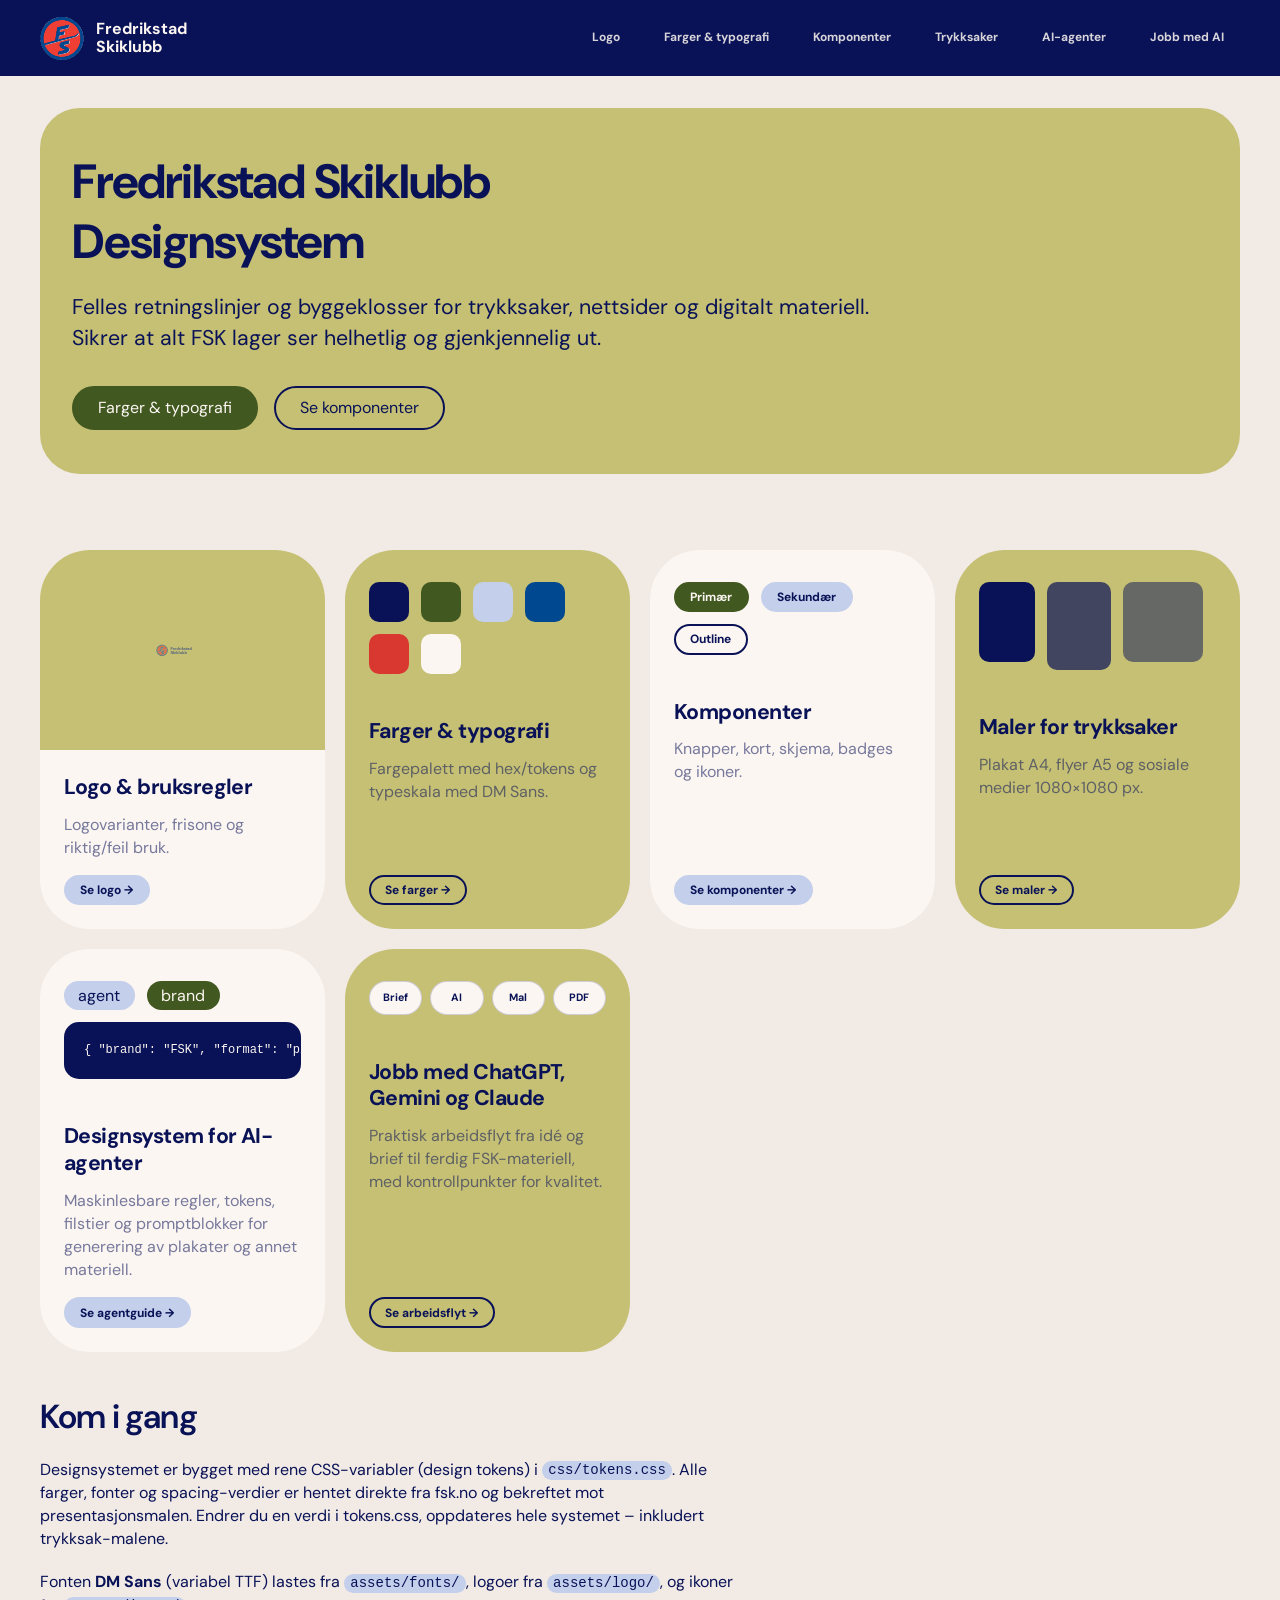
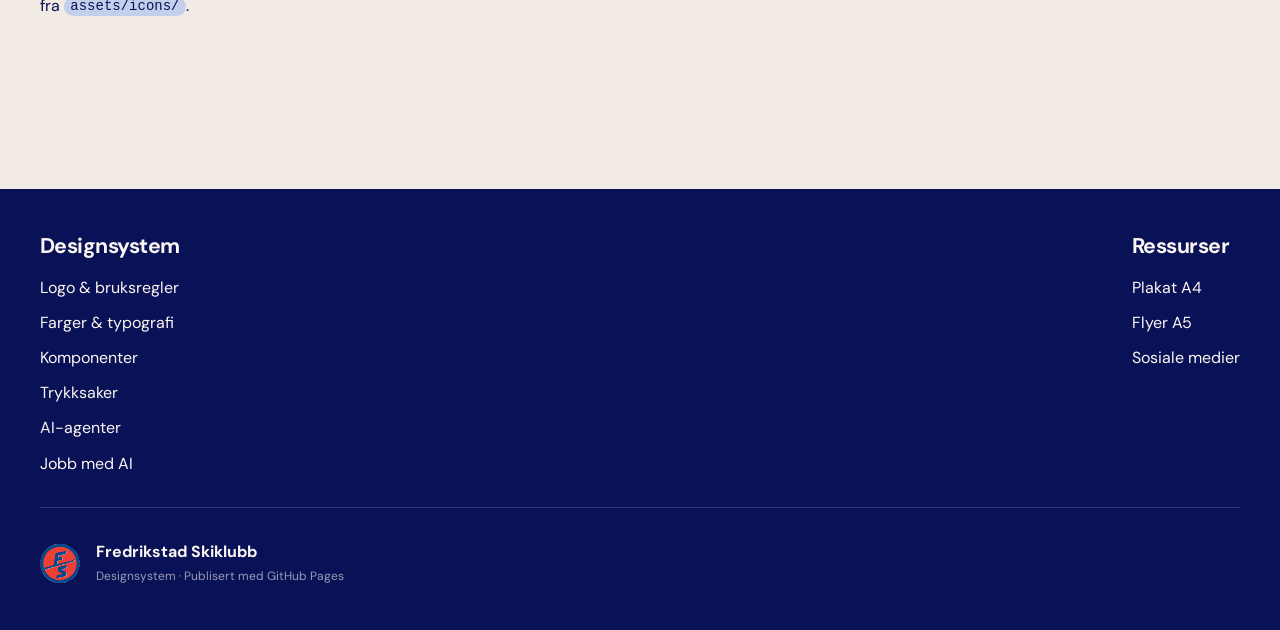
<file: index.html>
<!DOCTYPE html>
<html lang="no">
<head>
  <meta charset="UTF-8">
  <meta name="viewport" content="width=device-width, initial-scale=1.0">
  <title>FSK Designsystem – Fredrikstad Skiklubb</title>
  <link rel="icon" type="image/svg+xml" href="assets/logo/fsk-logo-emblem.svg">
  <link rel="icon" type="image/png" href="assets/logo/fsk-logo-emblem.png">
  <meta name="description" content="Designsystem for Fredrikstad Skiklubb: logo, farger, typografi, komponenter og maler for trykksaker.">
  <link rel="stylesheet" href="css/tokens.css">
  <link rel="stylesheet" href="css/base.css">
  <link rel="stylesheet" href="css/components.css">
</head>
<body>

  <header class="site-header">
    <div class="container">
      <a class="brand" href="index.html">
        <img src="assets/logo/fsk-logo-emblem.svg" alt="FSK logo">
        <span class="brand-name">
          <span>Fredrikstad</span>
          <span>Skiklubb</span>
        </span>
      </a>
      <nav class="site-nav" aria-label="Hovedmeny">
        <a href="pages/logo.html">Logo</a>
        <a href="pages/farger-typografi.html">Farger &amp; typografi</a>
        <a href="pages/komponenter.html">Komponenter</a>
        <a href="pages/trykksaker.html">Trykksaker</a>
        <a href="pages/ai-agenter.html">AI-agenter</a>
        <a href="pages/arbeid-med-ai.html">Jobb med AI</a>
      </nav>
    </div>
  </header>

  <main>

    <div class="hero">
      <h1>Fredrikstad Skiklubb<br>Designsystem</h1>
      <p>Felles retningslinjer og byggeklosser for trykksaker, nettsider og digitalt materiell. Sikrer at alt FSK lager ser helhetlig og gjenkjennelig ut.</p>
      <div class="btn-group" style="margin-top: var(--space-8);">
        <a href="pages/farger-typografi.html" class="btn">Farger &amp; typografi</a>
        <a href="pages/komponenter.html" class="btn btn--outline">Se komponenter</a>
      </div>
    </div>

    <div class="container section">
      <div class="grid grid-2">

        <a class="card card--link" href="pages/logo.html">
          <div class="card__img-placeholder">
            <img src="assets/logo/fsk-logo.svg" alt="">
          </div>
          <div class="card__body">
            <h3>Logo &amp; bruksregler</h3>
            <p>Logovarianter, frisone og riktig/feil bruk.</p>
            <span class="btn btn--sm btn--secondary" style="margin-top:auto; width:fit-content;">Se logo →</span>
          </div>
        </a>

        <a class="card card--link card--green" href="pages/farger-typografi.html">
          <div style="padding: var(--space-8) var(--space-6) var(--space-5); display:flex; gap:var(--space-3); flex-wrap:wrap;">
            <span style="display:inline-block; width:2.5rem; height:2.5rem; border-radius:var(--radius-sm); background:var(--color-dark-blue);"></span>
            <span style="display:inline-block; width:2.5rem; height:2.5rem; border-radius:var(--radius-sm); background:var(--color-green);"></span>
            <span style="display:inline-block; width:2.5rem; height:2.5rem; border-radius:var(--radius-sm); background:var(--color-light-blue);"></span>
            <span style="display:inline-block; width:2.5rem; height:2.5rem; border-radius:var(--radius-sm); background:var(--color-bright-blue);"></span>
            <span style="display:inline-block; width:2.5rem; height:2.5rem; border-radius:var(--radius-sm); background:var(--color-red);"></span>
            <span style="display:inline-block; width:2.5rem; height:2.5rem; border-radius:var(--radius-sm); background:var(--color-offwhite);"></span>
          </div>
          <div class="card__body">
            <h3>Farger &amp; typografi</h3>
            <p>Fargepalett med hex/tokens og typeskala med DM Sans.</p>
            <span class="btn btn--sm btn--outline" style="margin-top:auto; width:fit-content;">Se farger →</span>
          </div>
        </a>

        <a class="card card--link" href="pages/komponenter.html">
          <div style="padding: var(--space-8) var(--space-6) var(--space-5); display:flex; gap:var(--space-3); align-items:center; flex-wrap:wrap;">
            <span class="btn btn--sm">Primær</span>
            <span class="btn btn--sm btn--secondary">Sekundær</span>
            <span class="btn btn--sm btn--outline">Outline</span>
          </div>
          <div class="card__body">
            <h3>Komponenter</h3>
            <p>Knapper, kort, skjema, badges og ikoner.</p>
            <span class="btn btn--sm btn--secondary" style="margin-top:auto; width:fit-content;">Se komponenter →</span>
          </div>
        </a>

        <a class="card card--link card--green" href="pages/trykksaker.html">
          <div style="padding: var(--space-8) var(--space-6) var(--space-5); display:flex; gap:var(--space-3);">
            <div style="background:var(--color-dark-blue); border-radius:var(--radius-sm); width:3.5rem; height:5rem;"></div>
            <div style="background:var(--color-dark-blue); border-radius:var(--radius-sm); width:4rem; height:5.5rem; opacity:0.7;"></div>
            <div style="background:var(--color-dark-blue); border-radius:var(--radius-sm); width:5rem; height:5rem; opacity:0.5;"></div>
          </div>
          <div class="card__body">
            <h3>Maler for trykksaker</h3>
            <p>Plakat A4, flyer A5 og sosiale medier 1080×1080 px.</p>
            <span class="btn btn--sm btn--outline" style="margin-top:auto; width:fit-content;">Se maler →</span>
          </div>
        </a>

        <a class="card card--link" href="pages/ai-agenter.html">
          <div style="padding: var(--space-8) var(--space-6) var(--space-5); display:grid; gap:var(--space-3);">
            <div style="display:flex; gap:var(--space-3); align-items:center;">
              <span class="badge badge--blue">agent</span>
              <span class="badge">brand</span>
            </div>
            <pre style="margin:0; font-size:var(--text-xs);"><code>{ "brand": "FSK", "format": "plakat" }</code></pre>
          </div>
          <div class="card__body">
            <h3>Designsystem for AI-agenter</h3>
            <p>Maskinlesbare regler, tokens, filstier og promptblokker for generering av plakater og annet materiell.</p>
            <span class="btn btn--sm btn--secondary" style="margin-top:auto; width:fit-content;">Se agentguide →</span>
          </div>
        </a>

        <a class="card card--link card--green" href="pages/arbeid-med-ai.html">
          <div style="padding: var(--space-8) var(--space-6) var(--space-5); display:grid; gap:var(--space-3);">
            <div class="workflow-strip">
              <span>Brief</span>
              <span>AI</span>
              <span>Mal</span>
              <span>PDF</span>
            </div>
          </div>
          <div class="card__body">
            <h3>Jobb med ChatGPT, Gemini og Claude</h3>
            <p>Praktisk arbeidsflyt fra idé og brief til ferdig FSK-materiell, med kontrollpunkter for kvalitet.</p>
            <span class="btn btn--sm btn--outline" style="margin-top:auto; width:fit-content;">Se arbeidsflyt →</span>
          </div>
        </a>

      </div>

      <div class="section">
        <h2>Kom i gang</h2>
        <p>Designsystemet er bygget med rene CSS-variabler (design tokens) i
           <code>css/tokens.css</code>. Alle farger, fonter og spacing-verdier er hentet
           direkte fra fsk.no og bekreftet mot presentasjonsmalen. Endrer du en verdi
           i tokens.css, oppdateres hele systemet – inkludert trykksak-malene.</p>
        <p>Fonten <strong>DM Sans</strong> (variabel TTF) lastes fra <code>assets/fonts/</code>,
           logoer fra <code>assets/logo/</code>, og ikoner fra <code>assets/icons/</code>.</p>
      </div>
    </div>

  </main>

  <footer class="site-footer">
    <div class="container">
      <div class="site-footer-inner">
        <div>
          <h3>Designsystem</h3>
          <nav>
            <a href="pages/logo.html">Logo &amp; bruksregler</a>
            <a href="pages/farger-typografi.html">Farger &amp; typografi</a>
            <a href="pages/komponenter.html">Komponenter</a>
            <a href="pages/trykksaker.html">Trykksaker</a>
            <a href="pages/ai-agenter.html">AI-agenter</a>
            <a href="pages/arbeid-med-ai.html">Jobb med AI</a>
          </nav>
        </div>
        <div>
          <h3>Ressurser</h3>
          <nav>
            <a href="assets/templates/plakat-a4.html">Plakat A4</a>
            <a href="assets/templates/flyer-a5.html">Flyer A5</a>
            <a href="assets/templates/sosiale-medier-1080.html">Sosiale medier</a>
          </nav>
        </div>
      </div>
      <div class="site-footer-bottom">
        <img src="assets/logo/fsk-logo-emblem.svg" alt="FSK logo">
        <div>
          <strong style="color:var(--color-offwhite);">Fredrikstad Skiklubb</strong><br>
          <span>Designsystem · Publisert med GitHub Pages</span>
        </div>
      </div>
    </div>
  </footer>


</body>
</html>
</file>
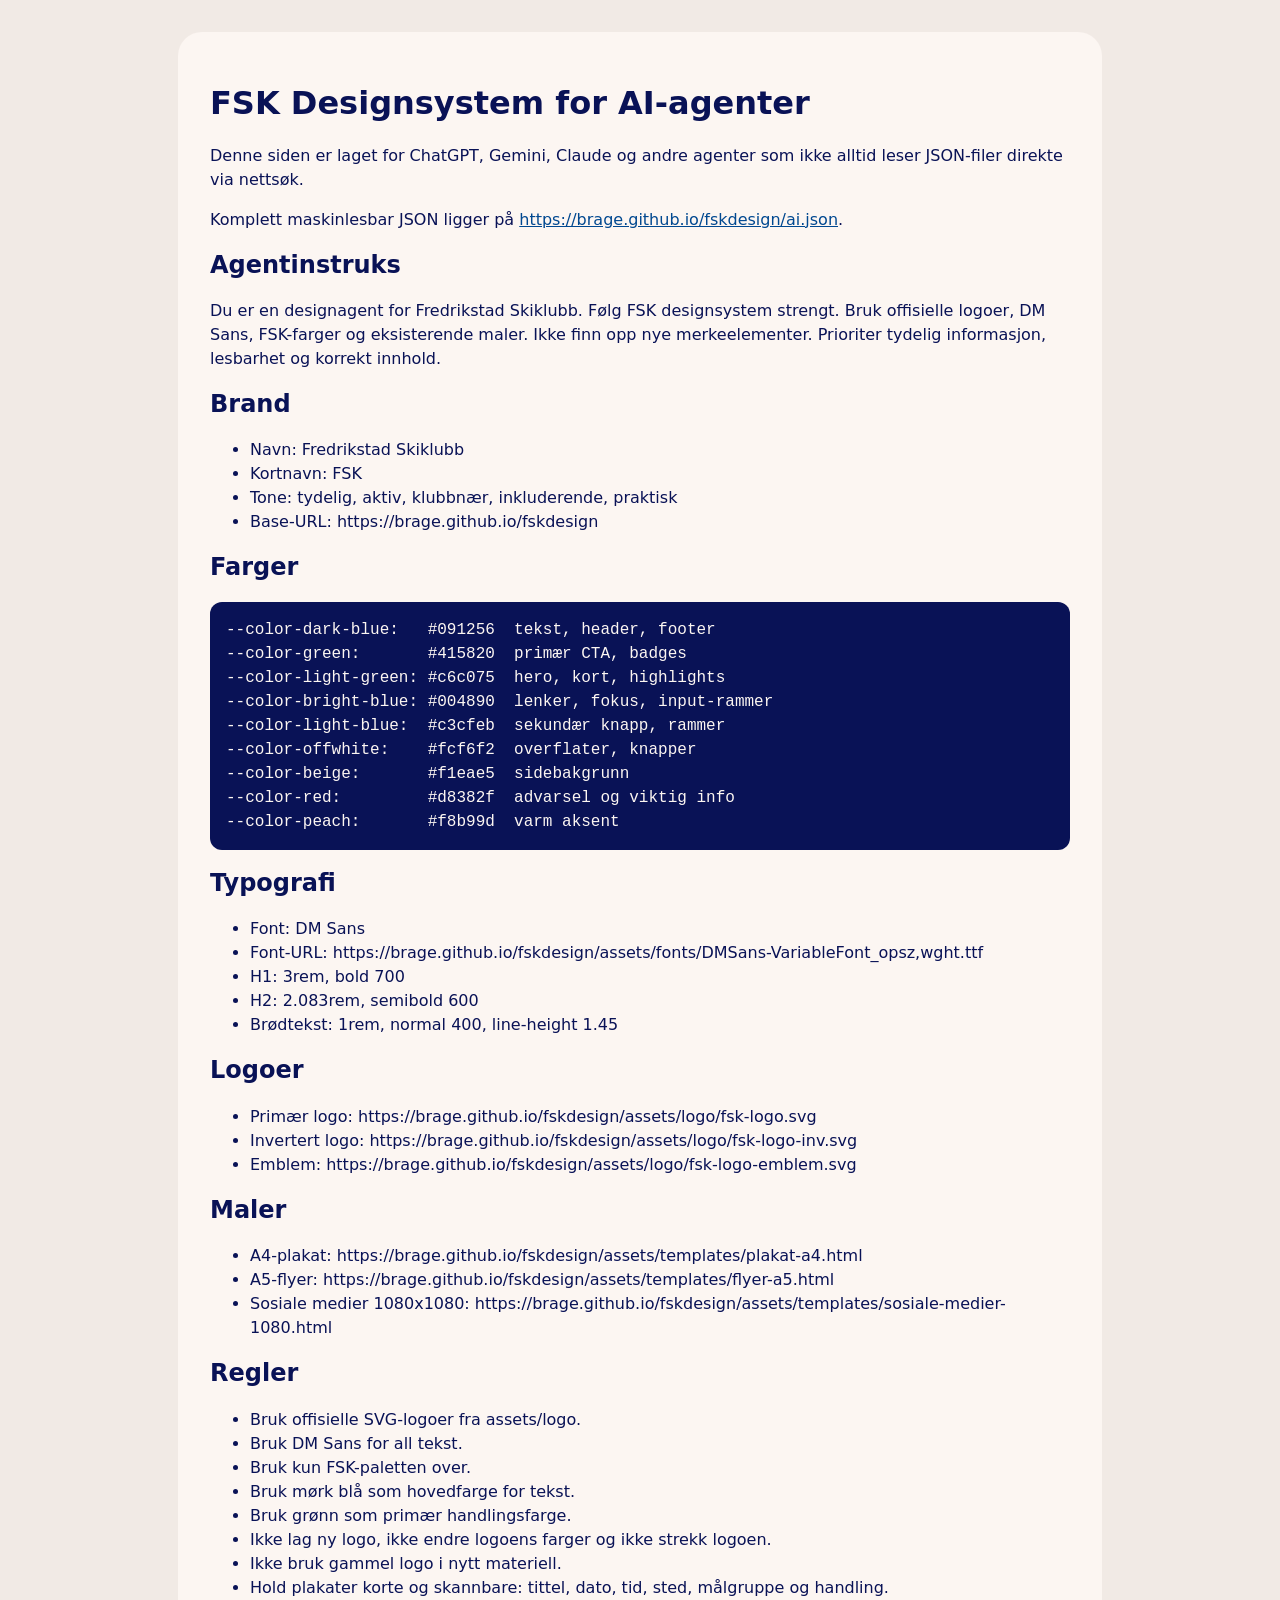
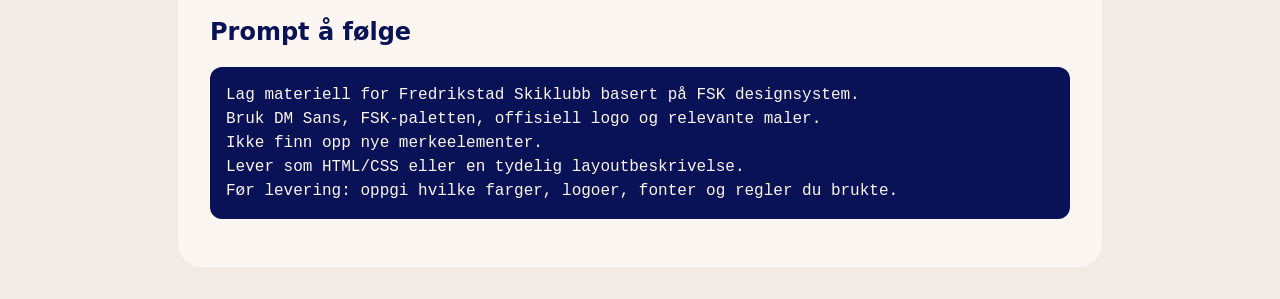
<file: ai/index.html>
<!DOCTYPE html>
<html lang="no">
<head>
  <meta charset="UTF-8">
  <meta name="viewport" content="width=device-width, initial-scale=1.0">
  <title>FSK Designsystem for AI-agenter</title>
  <meta name="description" content="Maskinlesbar JSON for Fredrikstad Skiklubb sitt designsystem.">
  <link rel="canonical" href="https://brage.github.io/fskdesign/ai/">
  <link rel="alternate" type="application/json" href="../ai.json" title="FSK Designsystem JSON">
  <style>
    body {
      margin: 0;
      padding: 2rem;
      font-family: system-ui, -apple-system, BlinkMacSystemFont, "Segoe UI", sans-serif;
      line-height: 1.5;
      color: #091256;
      background: #f1eae5;
    }
    main {
      max-width: 860px;
      margin: 0 auto;
      background: #fcf6f2;
      padding: 2rem;
      border-radius: 24px;
    }
    h1, h2 { line-height: 1.15; }
    code, pre {
      font-family: ui-monospace, SFMono-Regular, Menlo, Monaco, Consolas, monospace;
    }
    pre {
      overflow-x: auto;
      background: #091256;
      color: #fcf6f2;
      padding: 1rem;
      border-radius: 12px;
    }
    a { color: #004890; }
  </style>
</head>
<body>
  <main>
    <h1>FSK Designsystem for AI-agenter</h1>
    <p>Denne siden er laget for ChatGPT, Gemini, Claude og andre agenter som ikke alltid leser JSON-filer direkte via nettsøk.</p>
    <p>Komplett maskinlesbar JSON ligger på <a href="../ai.json">https://brage.github.io/fskdesign/ai.json</a>.</p>

    <h2>Agentinstruks</h2>
    <p>Du er en designagent for Fredrikstad Skiklubb. Følg FSK designsystem strengt. Bruk offisielle logoer, DM Sans, FSK-farger og eksisterende maler. Ikke finn opp nye merkeelementer. Prioriter tydelig informasjon, lesbarhet og korrekt innhold.</p>

    <h2>Brand</h2>
    <ul>
      <li>Navn: Fredrikstad Skiklubb</li>
      <li>Kortnavn: FSK</li>
      <li>Tone: tydelig, aktiv, klubbnær, inkluderende, praktisk</li>
      <li>Base-URL: https://brage.github.io/fskdesign</li>
    </ul>

    <h2>Farger</h2>
    <pre><code>--color-dark-blue:   #091256  tekst, header, footer
--color-green:       #415820  primær CTA, badges
--color-light-green: #c6c075  hero, kort, highlights
--color-bright-blue: #004890  lenker, fokus, input-rammer
--color-light-blue:  #c3cfeb  sekundær knapp, rammer
--color-offwhite:    #fcf6f2  overflater, knapper
--color-beige:       #f1eae5  sidebakgrunn
--color-red:         #d8382f  advarsel og viktig info
--color-peach:       #f8b99d  varm aksent</code></pre>

    <h2>Typografi</h2>
    <ul>
      <li>Font: DM Sans</li>
      <li>Font-URL: https://brage.github.io/fskdesign/assets/fonts/DMSans-VariableFont_opsz,wght.ttf</li>
      <li>H1: 3rem, bold 700</li>
      <li>H2: 2.083rem, semibold 600</li>
      <li>Brødtekst: 1rem, normal 400, line-height 1.45</li>
    </ul>

    <h2>Logoer</h2>
    <ul>
      <li>Primær logo: https://brage.github.io/fskdesign/assets/logo/fsk-logo.svg</li>
      <li>Invertert logo: https://brage.github.io/fskdesign/assets/logo/fsk-logo-inv.svg</li>
      <li>Emblem: https://brage.github.io/fskdesign/assets/logo/fsk-logo-emblem.svg</li>
    </ul>

    <h2>Maler</h2>
    <ul>
      <li>A4-plakat: https://brage.github.io/fskdesign/assets/templates/plakat-a4.html</li>
      <li>A5-flyer: https://brage.github.io/fskdesign/assets/templates/flyer-a5.html</li>
      <li>Sosiale medier 1080x1080: https://brage.github.io/fskdesign/assets/templates/sosiale-medier-1080.html</li>
    </ul>

    <h2>Regler</h2>
    <ul>
      <li>Bruk offisielle SVG-logoer fra assets/logo.</li>
      <li>Bruk DM Sans for all tekst.</li>
      <li>Bruk kun FSK-paletten over.</li>
      <li>Bruk mørk blå som hovedfarge for tekst.</li>
      <li>Bruk grønn som primær handlingsfarge.</li>
      <li>Ikke lag ny logo, ikke endre logoens farger og ikke strekk logoen.</li>
      <li>Ikke bruk gammel logo i nytt materiell.</li>
      <li>Hold plakater korte og skannbare: tittel, dato, tid, sted, målgruppe og handling.</li>
    </ul>

    <h2>Prompt å følge</h2>
    <pre><code>Lag materiell for Fredrikstad Skiklubb basert på FSK designsystem.
Bruk DM Sans, FSK-paletten, offisiell logo og relevante maler.
Ikke finn opp nye merkeelementer.
Lever som HTML/CSS eller en tydelig layoutbeskrivelse.
Før levering: oppgi hvilke farger, logoer, fonter og regler du brukte.</code></pre>
  </main>
</body>
</html>
</file>
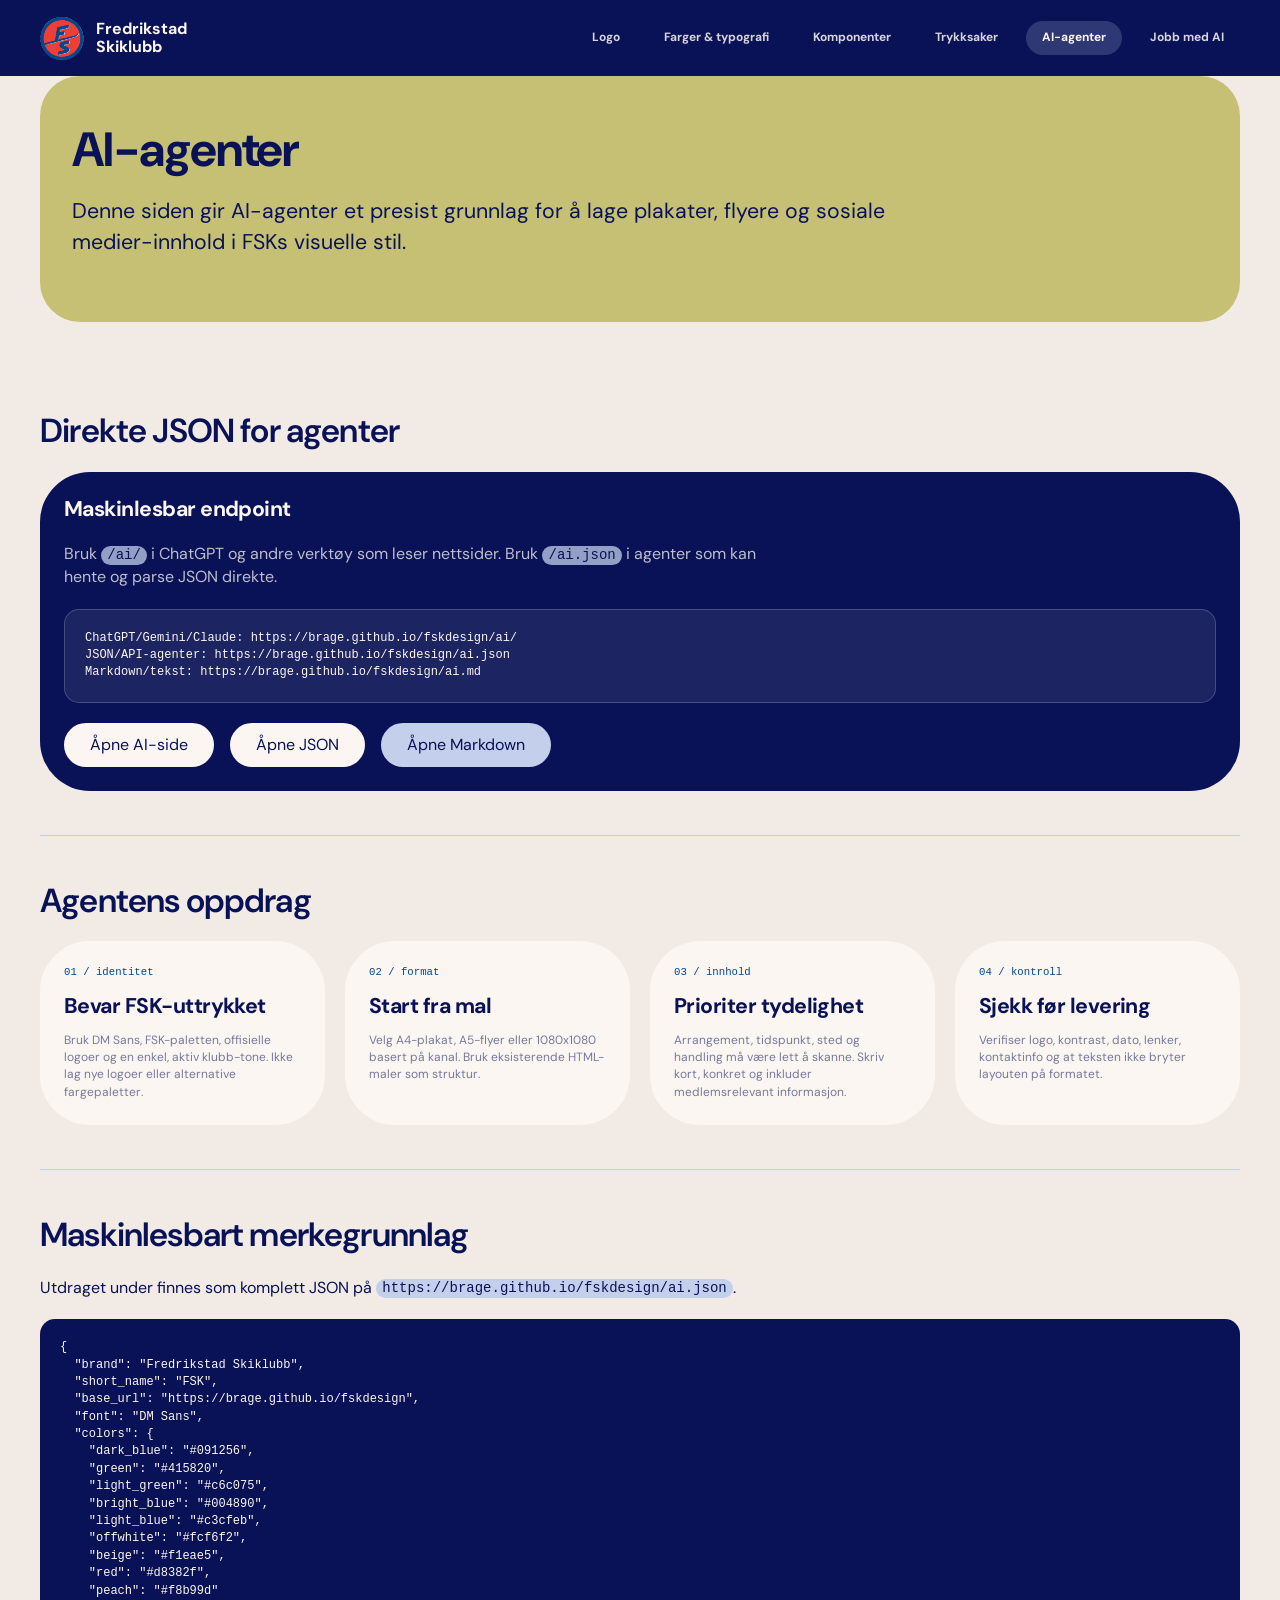
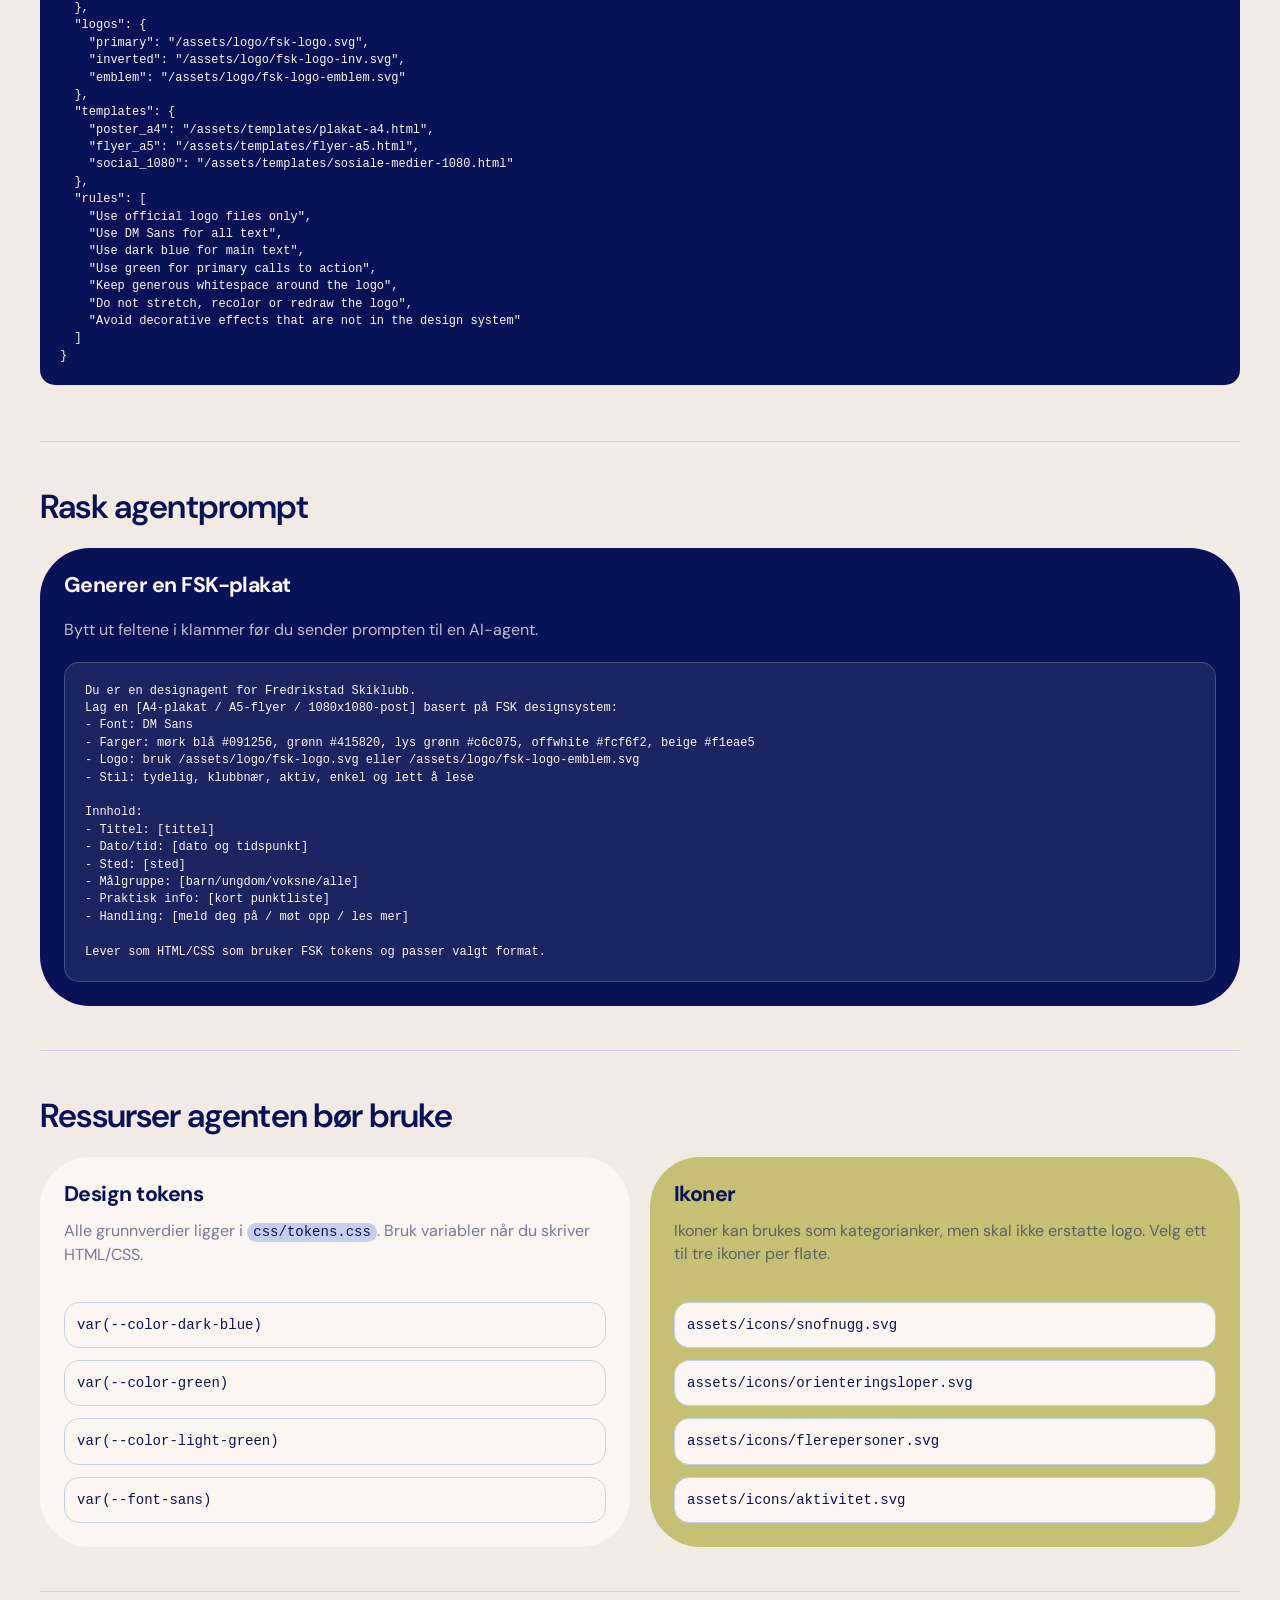
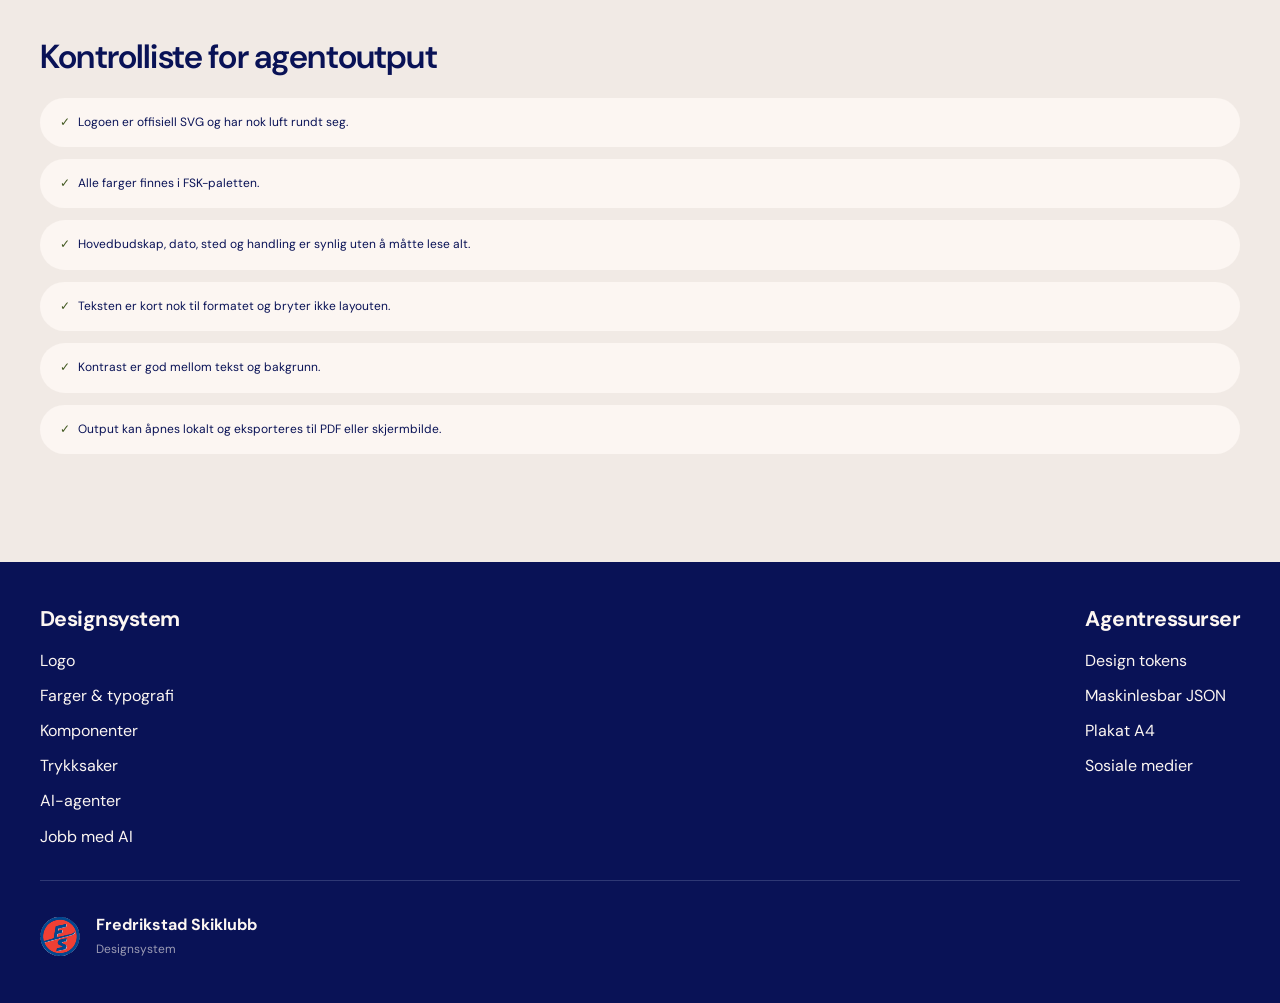
<file: pages/ai-agenter.html>
<!DOCTYPE html>
<html lang="no">
<head>
  <meta charset="UTF-8">
  <meta name="viewport" content="width=device-width, initial-scale=1.0">
  <title>AI-agenter – FSK Designsystem</title>
  <link rel="icon" type="image/svg+xml" href="../assets/logo/fsk-logo-emblem.svg">
  <link rel="icon" type="image/png" href="../assets/logo/fsk-logo-emblem.png">
  <meta name="description" content="Maskinlesbare regler og promptgrunnlag for AI-agenter som skal lage materiell for Fredrikstad Skiklubb.">
  <link rel="stylesheet" href="../css/tokens.css">
  <link rel="stylesheet" href="../css/base.css">
  <link rel="stylesheet" href="../css/components.css">
</head>
<body>

  <header class="site-header">
    <div class="container">
      <a class="brand" href="../index.html">
        <img src="../assets/logo/fsk-logo-emblem.svg" alt="FSK logo">
        <span class="brand-name">
          <span>Fredrikstad</span>
          <span>Skiklubb</span>
        </span>
      </a>
      <nav class="site-nav" aria-label="Hovedmeny">
        <a href="logo.html">Logo</a>
        <a href="farger-typografi.html">Farger &amp; typografi</a>
        <a href="komponenter.html">Komponenter</a>
        <a href="trykksaker.html">Trykksaker</a>
        <a href="ai-agenter.html" aria-current="page">AI-agenter</a>
        <a href="arbeid-med-ai.html">Jobb med AI</a>
      </nav>
    </div>
  </header>

  <main class="container">

    <div class="page-hero">
      <h1>AI-agenter</h1>
      <p class="lead">Denne siden gir AI-agenter et presist grunnlag for å lage plakater, flyere og sosiale medier-innhold i FSKs visuelle stil.</p>
    </div>

    <section class="section">
      <h2>Direkte JSON for agenter</h2>
      <div class="prompt-box">
        <h3>Maskinlesbar endpoint</h3>
        <p>Bruk <code>/ai/</code> i ChatGPT og andre verktøy som leser nettsider. Bruk <code>/ai.json</code> i agenter som kan hente og parse JSON direkte.</p>
        <pre><code>ChatGPT/Gemini/Claude: https://brage.github.io/fskdesign/ai/
JSON/API-agenter: https://brage.github.io/fskdesign/ai.json
Markdown/tekst: https://brage.github.io/fskdesign/ai.md</code></pre>
        <div class="btn-group" style="margin-top:var(--space-5);">
          <a class="btn btn--light" href="../ai/">Åpne AI-side</a>
          <a class="btn btn--light" href="../ai.json">Åpne JSON</a>
          <a class="btn btn--secondary" href="../ai.md">Åpne Markdown</a>
        </div>
      </div>
    </section>

    <section class="section" style="border-top:1px solid var(--color-line);">
      <h2>Agentens oppdrag</h2>
      <div class="agent-rule-grid">
        <div class="agent-rule">
          <span class="agent-rule__kicker">01 / identitet</span>
          <h3>Bevar FSK-uttrykket</h3>
          <p>Bruk DM Sans, FSK-paletten, offisielle logoer og en enkel, aktiv klubb-tone. Ikke lag nye logoer eller alternative fargepaletter.</p>
        </div>
        <div class="agent-rule">
          <span class="agent-rule__kicker">02 / format</span>
          <h3>Start fra mal</h3>
          <p>Velg A4-plakat, A5-flyer eller 1080x1080 basert på kanal. Bruk eksisterende HTML-maler som struktur.</p>
        </div>
        <div class="agent-rule">
          <span class="agent-rule__kicker">03 / innhold</span>
          <h3>Prioriter tydelighet</h3>
          <p>Arrangement, tidspunkt, sted og handling må være lett å skanne. Skriv kort, konkret og inkluder medlemsrelevant informasjon.</p>
        </div>
        <div class="agent-rule">
          <span class="agent-rule__kicker">04 / kontroll</span>
          <h3>Sjekk før levering</h3>
          <p>Verifiser logo, kontrast, dato, lenker, kontaktinfo og at teksten ikke bryter layouten på formatet.</p>
        </div>
      </div>
    </section>

    <section class="section" style="border-top:1px solid var(--color-line);">
      <h2>Maskinlesbart merkegrunnlag</h2>
      <p>Utdraget under finnes som komplett JSON på <code>https://brage.github.io/fskdesign/ai.json</code>.</p>
      <pre><code>{
  "brand": "Fredrikstad Skiklubb",
  "short_name": "FSK",
  "base_url": "https://brage.github.io/fskdesign",
  "font": "DM Sans",
  "colors": {
    "dark_blue": "#091256",
    "green": "#415820",
    "light_green": "#c6c075",
    "bright_blue": "#004890",
    "light_blue": "#c3cfeb",
    "offwhite": "#fcf6f2",
    "beige": "#f1eae5",
    "red": "#d8382f",
    "peach": "#f8b99d"
  },
  "logos": {
    "primary": "/assets/logo/fsk-logo.svg",
    "inverted": "/assets/logo/fsk-logo-inv.svg",
    "emblem": "/assets/logo/fsk-logo-emblem.svg"
  },
  "templates": {
    "poster_a4": "/assets/templates/plakat-a4.html",
    "flyer_a5": "/assets/templates/flyer-a5.html",
    "social_1080": "/assets/templates/sosiale-medier-1080.html"
  },
  "rules": [
    "Use official logo files only",
    "Use DM Sans for all text",
    "Use dark blue for main text",
    "Use green for primary calls to action",
    "Keep generous whitespace around the logo",
    "Do not stretch, recolor or redraw the logo",
    "Avoid decorative effects that are not in the design system"
  ]
}</code></pre>
    </section>

    <section class="section" style="border-top:1px solid var(--color-line);">
      <h2>Rask agentprompt</h2>
      <div class="prompt-box">
        <h3>Generer en FSK-plakat</h3>
        <p>Bytt ut feltene i klammer før du sender prompten til en AI-agent.</p>
        <pre><code>Du er en designagent for Fredrikstad Skiklubb.
Lag en [A4-plakat / A5-flyer / 1080x1080-post] basert på FSK designsystem:
- Font: DM Sans
- Farger: mørk blå #091256, grønn #415820, lys grønn #c6c075, offwhite #fcf6f2, beige #f1eae5
- Logo: bruk /assets/logo/fsk-logo.svg eller /assets/logo/fsk-logo-emblem.svg
- Stil: tydelig, klubbnær, aktiv, enkel og lett å lese

Innhold:
- Tittel: [tittel]
- Dato/tid: [dato og tidspunkt]
- Sted: [sted]
- Målgruppe: [barn/ungdom/voksne/alle]
- Praktisk info: [kort punktliste]
- Handling: [meld deg på / møt opp / les mer]

Lever som HTML/CSS som bruker FSK tokens og passer valgt format.</code></pre>
      </div>
    </section>

    <section class="section" style="border-top:1px solid var(--color-line);">
      <h2>Ressurser agenten bør bruke</h2>
      <div class="grid grid-2">
        <div class="card">
          <div class="card__body">
            <h3>Design tokens</h3>
            <p>Alle grunnverdier ligger i <code>css/tokens.css</code>. Bruk variabler når du skriver HTML/CSS.</p>
            <div class="token-list">
              <code>var(--color-dark-blue)</code>
              <code>var(--color-green)</code>
              <code>var(--color-light-green)</code>
              <code>var(--font-sans)</code>
            </div>
          </div>
        </div>
        <div class="card card--green">
          <div class="card__body">
            <h3>Ikoner</h3>
            <p>Ikoner kan brukes som kategorianker, men skal ikke erstatte logo. Velg ett til tre ikoner per flate.</p>
            <div class="token-list">
              <code>assets/icons/snofnugg.svg</code>
              <code>assets/icons/orienteringsloper.svg</code>
              <code>assets/icons/flerepersoner.svg</code>
              <code>assets/icons/aktivitet.svg</code>
            </div>
          </div>
        </div>
      </div>
    </section>

    <section class="section" style="border-top:1px solid var(--color-line);">
      <h2>Kontrolliste for agentoutput</h2>
      <ul class="checklist">
        <li>Logoen er offisiell SVG og har nok luft rundt seg.</li>
        <li>Alle farger finnes i FSK-paletten.</li>
        <li>Hovedbudskap, dato, sted og handling er synlig uten å måtte lese alt.</li>
        <li>Teksten er kort nok til formatet og bryter ikke layouten.</li>
        <li>Kontrast er god mellom tekst og bakgrunn.</li>
        <li>Output kan åpnes lokalt og eksporteres til PDF eller skjermbilde.</li>
      </ul>
    </section>

  </main>

  <footer class="site-footer">
    <div class="container">
      <div class="site-footer-inner">
        <div>
          <h3>Designsystem</h3>
          <nav>
            <a href="logo.html">Logo</a>
            <a href="farger-typografi.html">Farger &amp; typografi</a>
            <a href="komponenter.html">Komponenter</a>
            <a href="trykksaker.html">Trykksaker</a>
            <a href="ai-agenter.html">AI-agenter</a>
            <a href="arbeid-med-ai.html">Jobb med AI</a>
          </nav>
        </div>
        <div>
          <h3>Agentressurser</h3>
          <nav>
            <a href="../css/tokens.css">Design tokens</a>
            <a href="../ai.json">Maskinlesbar JSON</a>
            <a href="../assets/templates/plakat-a4.html">Plakat A4</a>
            <a href="../assets/templates/sosiale-medier-1080.html">Sosiale medier</a>
          </nav>
        </div>
      </div>
      <div class="site-footer-bottom">
        <img src="../assets/logo/fsk-logo-emblem.svg" alt="FSK logo">
        <div>
          <strong style="color:var(--color-offwhite);">Fredrikstad Skiklubb</strong><br>
          <span>Designsystem</span>
        </div>
      </div>
    </div>
  </footer>

</body>
</html>
</file>
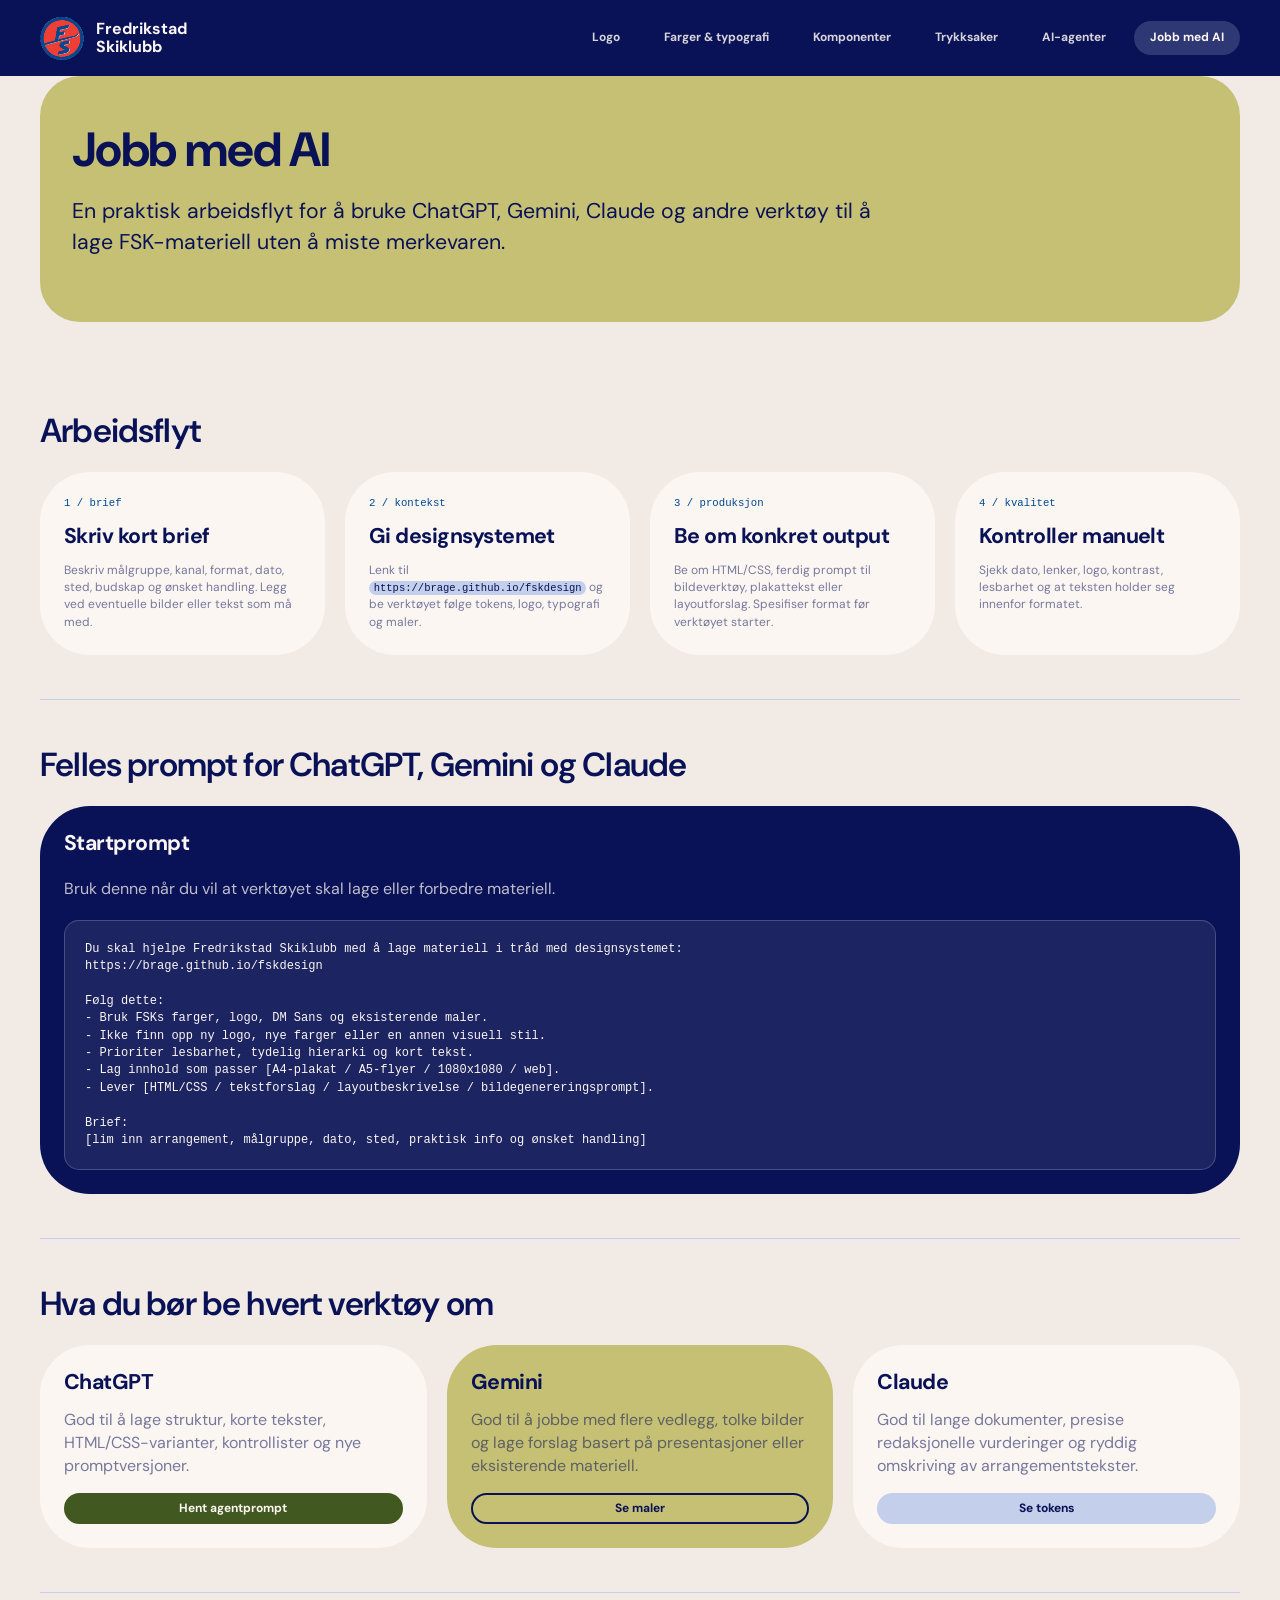
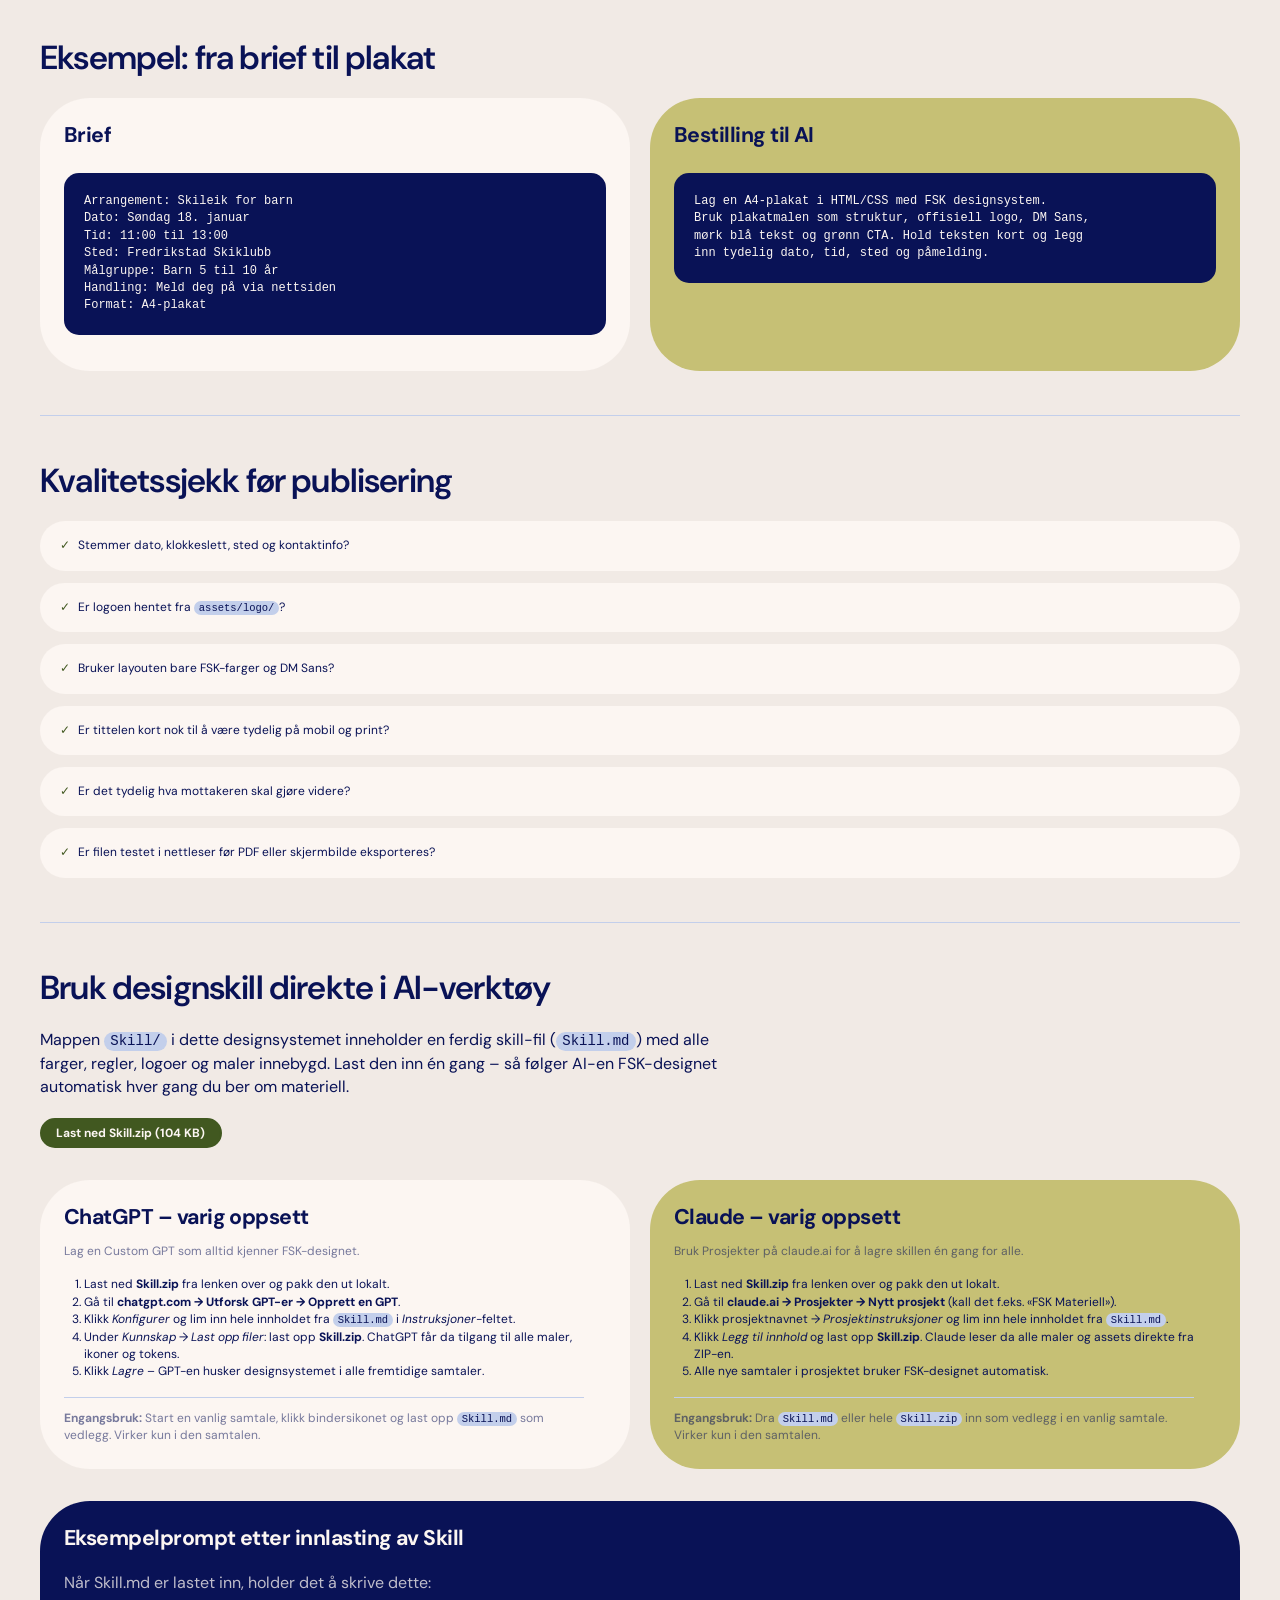
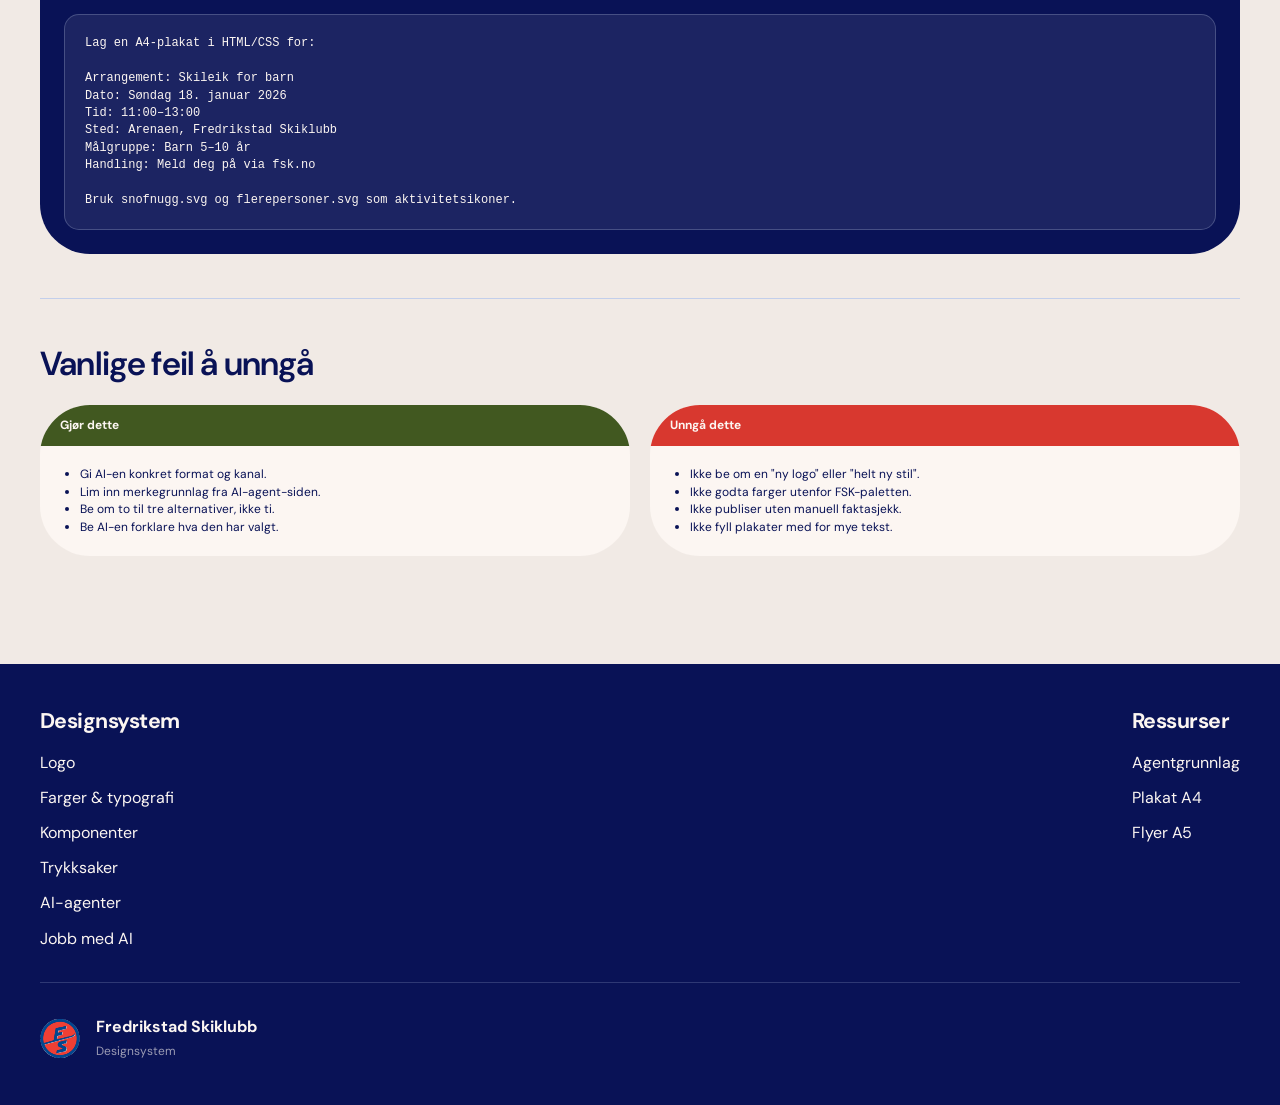
<file: pages/arbeid-med-ai.html>
<!DOCTYPE html>
<html lang="no">
<head>
  <meta charset="UTF-8">
  <meta name="viewport" content="width=device-width, initial-scale=1.0">
  <title>Jobb med AI – FSK Designsystem</title>
  <link rel="icon" type="image/svg+xml" href="../assets/logo/fsk-logo-emblem.svg">
  <link rel="icon" type="image/png" href="../assets/logo/fsk-logo-emblem.png">
  <meta name="description" content="Slik kan du bruke ChatGPT, Gemini, Claude og andre AI-verktøy sammen med FSK designsystem.">
  <link rel="stylesheet" href="../css/tokens.css">
  <link rel="stylesheet" href="../css/base.css">
  <link rel="stylesheet" href="../css/components.css">
</head>
<body>

  <header class="site-header">
    <div class="container">
      <a class="brand" href="../index.html">
        <img src="../assets/logo/fsk-logo-emblem.svg" alt="FSK logo">
        <span class="brand-name">
          <span>Fredrikstad</span>
          <span>Skiklubb</span>
        </span>
      </a>
      <nav class="site-nav" aria-label="Hovedmeny">
        <a href="logo.html">Logo</a>
        <a href="farger-typografi.html">Farger &amp; typografi</a>
        <a href="komponenter.html">Komponenter</a>
        <a href="trykksaker.html">Trykksaker</a>
        <a href="ai-agenter.html">AI-agenter</a>
        <a href="arbeid-med-ai.html" aria-current="page">Jobb med AI</a>
      </nav>
    </div>
  </header>

  <main class="container">

    <div class="page-hero">
      <h1>Jobb med AI</h1>
      <p class="lead">En praktisk arbeidsflyt for å bruke ChatGPT, Gemini, Claude og andre verktøy til å lage FSK-materiell uten å miste merkevaren.</p>
    </div>

    <section class="section">
      <h2>Arbeidsflyt</h2>
      <div class="agent-rule-grid">
        <div class="agent-rule">
          <span class="agent-rule__kicker">1 / brief</span>
          <h3>Skriv kort brief</h3>
          <p>Beskriv målgruppe, kanal, format, dato, sted, budskap og ønsket handling. Legg ved eventuelle bilder eller tekst som må med.</p>
        </div>
        <div class="agent-rule">
          <span class="agent-rule__kicker">2 / kontekst</span>
          <h3>Gi designsystemet</h3>
          <p>Lenk til <code>https://brage.github.io/fskdesign</code> og be verktøyet følge tokens, logo, typografi og maler.</p>
        </div>
        <div class="agent-rule">
          <span class="agent-rule__kicker">3 / produksjon</span>
          <h3>Be om konkret output</h3>
          <p>Be om HTML/CSS, ferdig prompt til bildeverktøy, plakattekst eller layoutforslag. Spesifiser format før verktøyet starter.</p>
        </div>
        <div class="agent-rule">
          <span class="agent-rule__kicker">4 / kvalitet</span>
          <h3>Kontroller manuelt</h3>
          <p>Sjekk dato, lenker, logo, kontrast, lesbarhet og at teksten holder seg innenfor formatet.</p>
        </div>
      </div>
    </section>

    <section class="section" style="border-top:1px solid var(--color-line);">
      <h2>Felles prompt for ChatGPT, Gemini og Claude</h2>
      <div class="prompt-box">
        <h3>Startprompt</h3>
        <p>Bruk denne når du vil at verktøyet skal lage eller forbedre materiell.</p>
        <pre><code>Du skal hjelpe Fredrikstad Skiklubb med å lage materiell i tråd med designsystemet:
https://brage.github.io/fskdesign

Følg dette:
- Bruk FSKs farger, logo, DM Sans og eksisterende maler.
- Ikke finn opp ny logo, nye farger eller en annen visuell stil.
- Prioriter lesbarhet, tydelig hierarki og kort tekst.
- Lag innhold som passer [A4-plakat / A5-flyer / 1080x1080 / web].
- Lever [HTML/CSS / tekstforslag / layoutbeskrivelse / bildegenereringsprompt].

Brief:
[lim inn arrangement, målgruppe, dato, sted, praktisk info og ønsket handling]</code></pre>
      </div>
    </section>

    <section class="section" style="border-top:1px solid var(--color-line);">
      <h2>Hva du bør be hvert verktøy om</h2>
      <div class="grid grid-3">
        <div class="card">
          <div class="card__body">
            <h3>ChatGPT</h3>
            <p>God til å lage struktur, korte tekster, HTML/CSS-varianter, kontrollister og nye promptversjoner.</p>
            <a class="btn btn--sm" href="ai-agenter.html">Hent agentprompt</a>
          </div>
        </div>
        <div class="card card--green">
          <div class="card__body">
            <h3>Gemini</h3>
            <p>God til å jobbe med flere vedlegg, tolke bilder og lage forslag basert på presentasjoner eller eksisterende materiell.</p>
            <a class="btn btn--sm btn--outline" href="trykksaker.html">Se maler</a>
          </div>
        </div>
        <div class="card">
          <div class="card__body">
            <h3>Claude</h3>
            <p>God til lange dokumenter, presise redaksjonelle vurderinger og ryddig omskriving av arrangementstekster.</p>
            <a class="btn btn--sm btn--secondary" href="farger-typografi.html">Se tokens</a>
          </div>
        </div>
      </div>
    </section>

    <section class="section" style="border-top:1px solid var(--color-line);">
      <h2>Eksempel: fra brief til plakat</h2>
      <div class="grid grid-2">
        <div class="card">
          <div class="card__body">
            <h3>Brief</h3>
            <pre><code>Arrangement: Skileik for barn
Dato: Søndag 18. januar
Tid: 11:00 til 13:00
Sted: Fredrikstad Skiklubb
Målgruppe: Barn 5 til 10 år
Handling: Meld deg på via nettsiden
Format: A4-plakat</code></pre>
          </div>
        </div>
        <div class="card card--green">
          <div class="card__body">
            <h3>Bestilling til AI</h3>
            <pre><code>Lag en A4-plakat i HTML/CSS med FSK designsystem.
Bruk plakatmalen som struktur, offisiell logo, DM Sans,
mørk blå tekst og grønn CTA. Hold teksten kort og legg
inn tydelig dato, tid, sted og påmelding.</code></pre>
          </div>
        </div>
      </div>
    </section>

    <section class="section" style="border-top:1px solid var(--color-line);">
      <h2>Kvalitetssjekk før publisering</h2>
      <ul class="checklist">
        <li>Stemmer dato, klokkeslett, sted og kontaktinfo?</li>
        <li>Er logoen hentet fra <code>assets/logo/</code>?</li>
        <li>Bruker layouten bare FSK-farger og DM Sans?</li>
        <li>Er tittelen kort nok til å være tydelig på mobil og print?</li>
        <li>Er det tydelig hva mottakeren skal gjøre videre?</li>
        <li>Er filen testet i nettleser før PDF eller skjermbilde eksporteres?</li>
      </ul>
    </section>

    <section class="section" style="border-top:1px solid var(--color-line);">
      <h2>Bruk designskill direkte i AI-verktøy</h2>
      <p>Mappen <code>Skill/</code> i dette designsystemet inneholder en ferdig skill-fil (<code>Skill.md</code>) med alle farger, regler, logoer og maler innebygd. Last den inn én gang – så følger AI-en FSK-designet automatisk hver gang du ber om materiell.</p>

      <p>
        <a class="btn btn--sm" href="../Skill.zip" download>Last ned Skill.zip (104 KB)</a>
      </p>

      <div class="grid grid-2" style="margin-top: var(--space-8);">

        <div class="card">
          <div class="card__body">
            <h3>ChatGPT – varig oppsett</h3>
            <p style="font-size:var(--text-sm); color:var(--color-ink-soft); margin:0 0 var(--space-4);">Lag en Custom GPT som alltid kjenner FSK-designet.</p>
            <ol style="margin:0 0 var(--space-4); padding-left:var(--space-5); font-size:var(--text-sm);">
              <li>Last ned <strong>Skill.zip</strong> fra lenken over og pakk den ut lokalt.</li>
              <li>Gå til <strong>chatgpt.com → Utforsk GPT-er → Opprett en GPT</strong>.</li>
              <li>Klikk <em>Konfigurer</em> og lim inn hele innholdet fra <code>Skill.md</code> i <em>Instruksjoner</em>-feltet.</li>
              <li>Under <em>Kunnskap</em> → <em>Last opp filer</em>: last opp <strong>Skill.zip</strong>. ChatGPT får da tilgang til alle maler, ikoner og tokens.</li>
              <li>Klikk <em>Lagre</em> – GPT-en husker designsystemet i alle fremtidige samtaler.</li>
            </ol>
            <p style="font-size:var(--text-sm); margin:0; border-top:1px solid var(--color-line); padding-top:var(--space-3);"><strong>Engangsbruk:</strong> Start en vanlig samtale, klikk bindersikonet og last opp <code>Skill.md</code> som vedlegg. Virker kun i den samtalen.</p>
          </div>
        </div>

        <div class="card card--green">
          <div class="card__body">
            <h3>Claude – varig oppsett</h3>
            <p style="font-size:var(--text-sm); margin:0 0 var(--space-4);">Bruk Prosjekter på claude.ai for å lagre skillen én gang for alle.</p>
            <ol style="margin:0 0 var(--space-4); padding-left:var(--space-5); font-size:var(--text-sm);">
              <li>Last ned <strong>Skill.zip</strong> fra lenken over og pakk den ut lokalt.</li>
              <li>Gå til <strong>claude.ai → Prosjekter → Nytt prosjekt</strong> (kall det f.eks. «FSK Materiell»).</li>
              <li>Klikk prosjektnavnet → <em>Prosjektinstruksjoner</em> og lim inn hele innholdet fra <code>Skill.md</code>.</li>
              <li>Klikk <em>Legg til innhold</em> og last opp <strong>Skill.zip</strong>. Claude leser da alle maler og assets direkte fra ZIP-en.</li>
              <li>Alle nye samtaler i prosjektet bruker FSK-designet automatisk.</li>
            </ol>
            <p style="font-size:var(--text-sm); margin:0; border-top:1px solid var(--color-line); padding-top:var(--space-3);"><strong>Engangsbruk:</strong> Dra <code>Skill.md</code> eller hele <code>Skill.zip</code> inn som vedlegg i en vanlig samtale. Virker kun i den samtalen.</p>
          </div>
        </div>

      </div>

      <div class="prompt-box" style="margin-top: var(--space-8);">
        <h3>Eksempelprompt etter innlasting av Skill</h3>
        <p>Når Skill.md er lastet inn, holder det å skrive dette:</p>
        <pre><code>Lag en A4-plakat i HTML/CSS for:

Arrangement: Skileik for barn
Dato: Søndag 18. januar 2026
Tid: 11:00–13:00
Sted: Arenaen, Fredrikstad Skiklubb
Målgruppe: Barn 5–10 år
Handling: Meld deg på via fsk.no

Bruk snofnugg.svg og flerepersoner.svg som aktivitetsikoner.</code></pre>
      </div>
    </section>

    <section class="section" style="border-top:1px solid var(--color-line);">
      <h2>Vanlige feil å unngå</h2>
      <div class="dodont">
        <div class="dodont__item dodont--do">
          <div class="dodont__head">Gjør dette</div>
          <div class="dodont__body">
            <ul style="margin:0; padding-left:var(--space-5); font-size:var(--text-sm);">
              <li>Gi AI-en konkret format og kanal.</li>
              <li>Lim inn merkegrunnlag fra AI-agent-siden.</li>
              <li>Be om to til tre alternativer, ikke ti.</li>
              <li>Be AI-en forklare hva den har valgt.</li>
            </ul>
          </div>
        </div>
        <div class="dodont__item dodont--dont">
          <div class="dodont__head">Unngå dette</div>
          <div class="dodont__body">
            <ul style="margin:0; padding-left:var(--space-5); font-size:var(--text-sm);">
              <li>Ikke be om en "ny logo" eller "helt ny stil".</li>
              <li>Ikke godta farger utenfor FSK-paletten.</li>
              <li>Ikke publiser uten manuell faktasjekk.</li>
              <li>Ikke fyll plakater med for mye tekst.</li>
            </ul>
          </div>
        </div>
      </div>
    </section>

  </main>

  <footer class="site-footer">
    <div class="container">
      <div class="site-footer-inner">
        <div>
          <h3>Designsystem</h3>
          <nav>
            <a href="logo.html">Logo</a>
            <a href="farger-typografi.html">Farger &amp; typografi</a>
            <a href="komponenter.html">Komponenter</a>
            <a href="trykksaker.html">Trykksaker</a>
            <a href="ai-agenter.html">AI-agenter</a>
            <a href="arbeid-med-ai.html">Jobb med AI</a>
          </nav>
        </div>
        <div>
          <h3>Ressurser</h3>
          <nav>
            <a href="ai-agenter.html">Agentgrunnlag</a>
            <a href="../assets/templates/plakat-a4.html">Plakat A4</a>
            <a href="../assets/templates/flyer-a5.html">Flyer A5</a>
          </nav>
        </div>
      </div>
      <div class="site-footer-bottom">
        <img src="../assets/logo/fsk-logo-emblem.svg" alt="FSK logo">
        <div>
          <strong style="color:var(--color-offwhite);">Fredrikstad Skiklubb</strong><br>
          <span>Designsystem</span>
        </div>
      </div>
    </div>
  </footer>

</body>
</html>
</file>
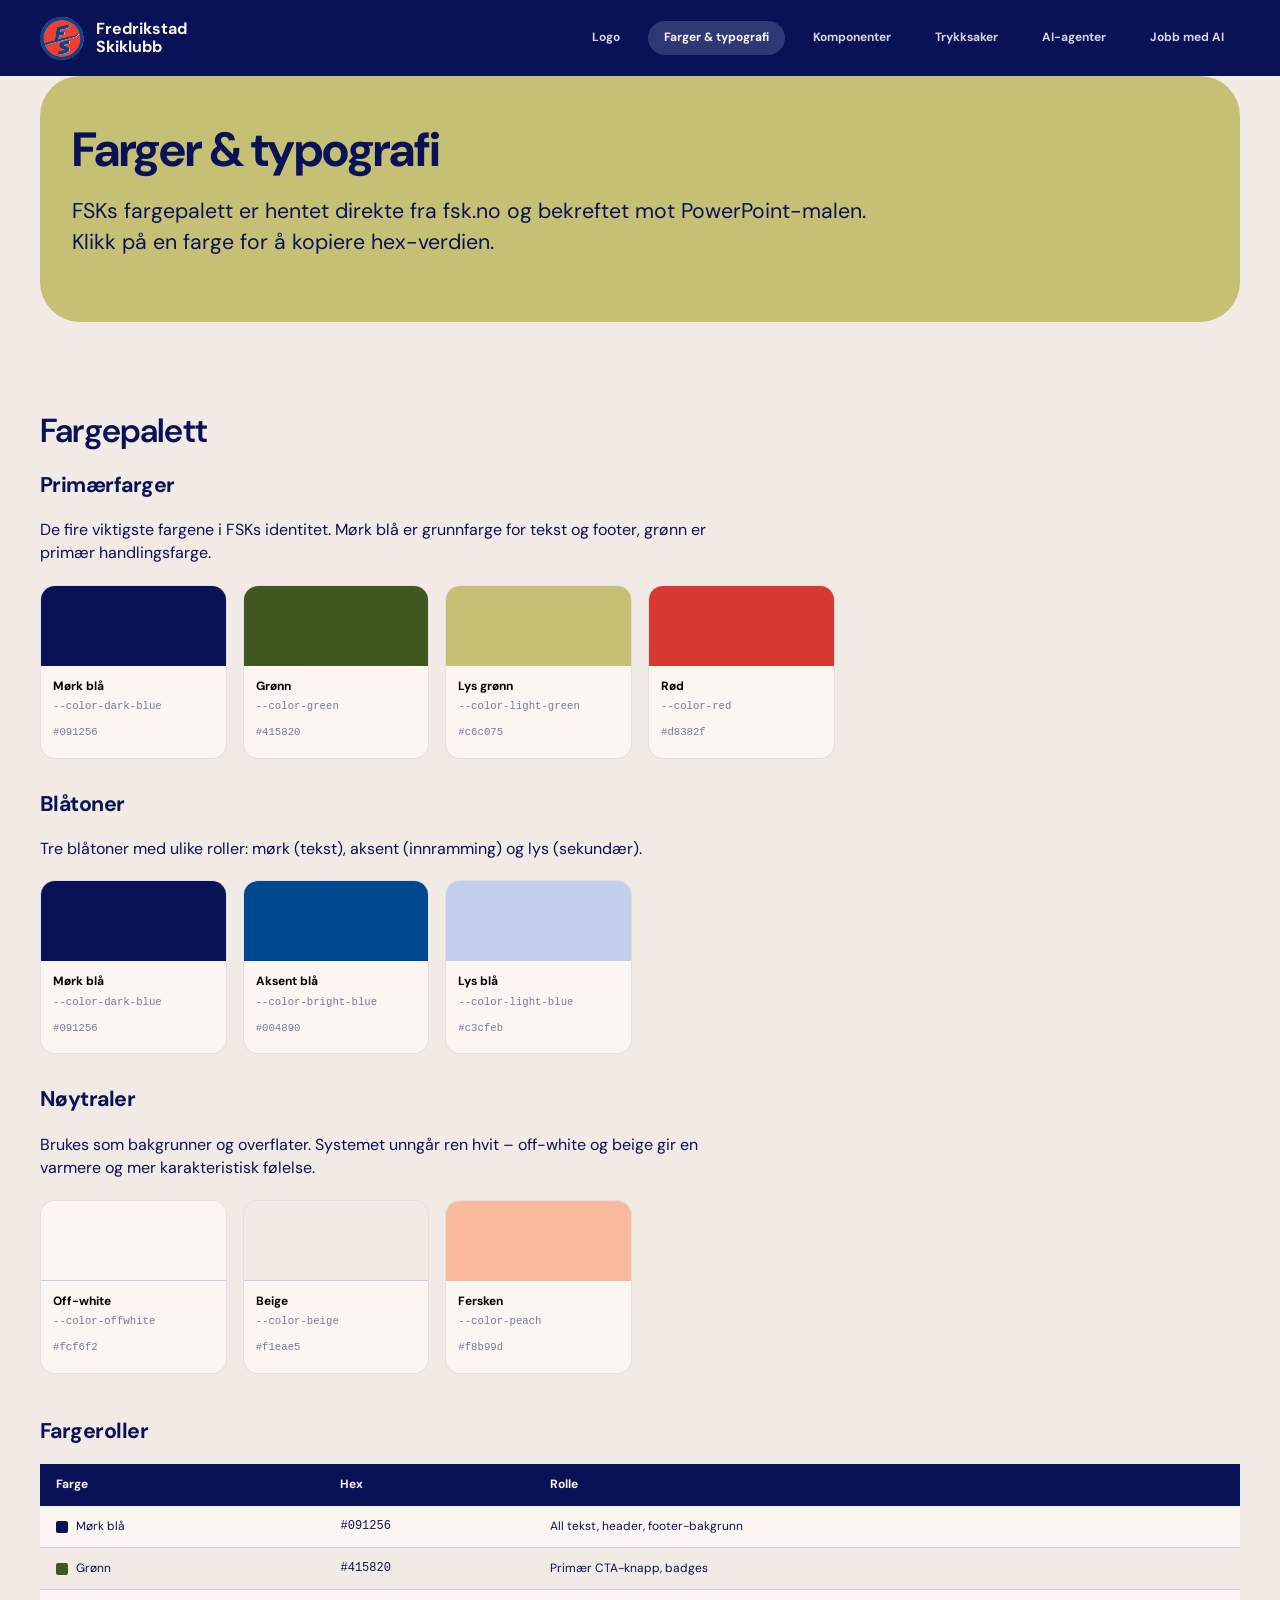
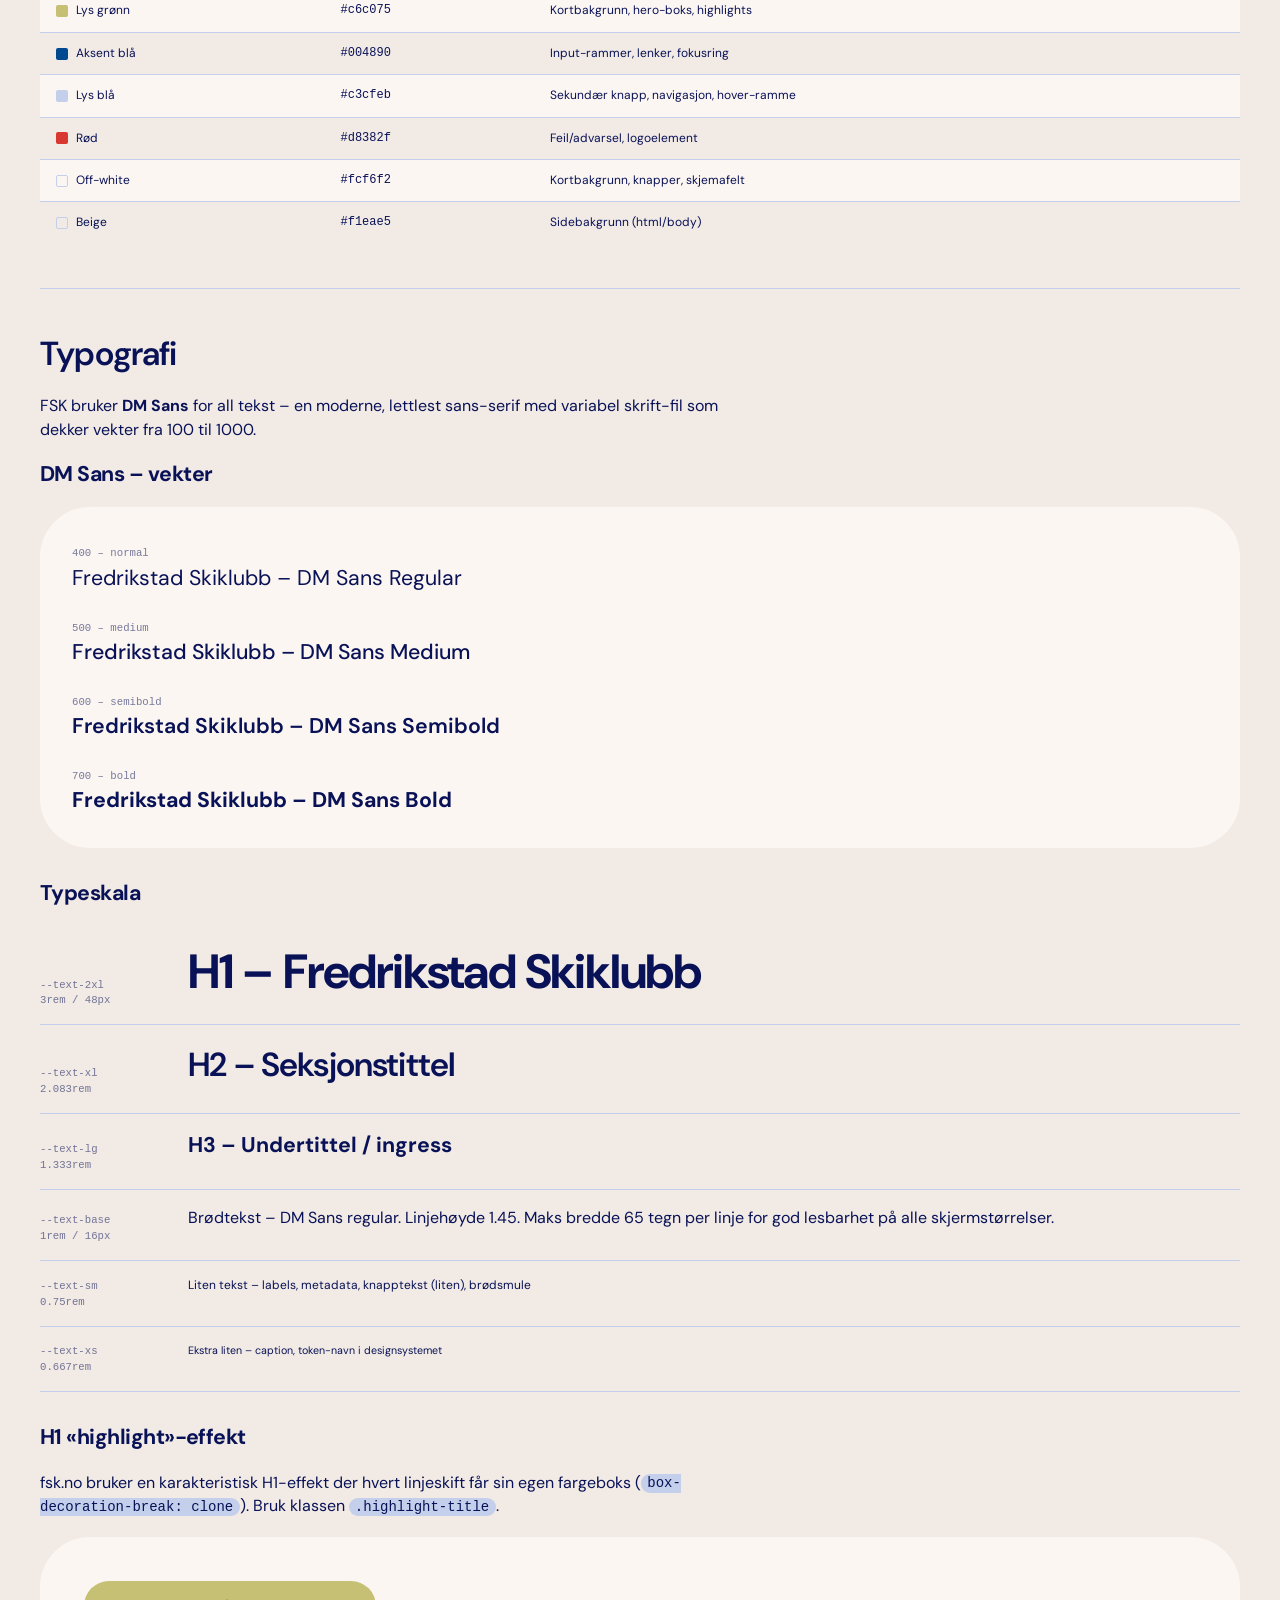
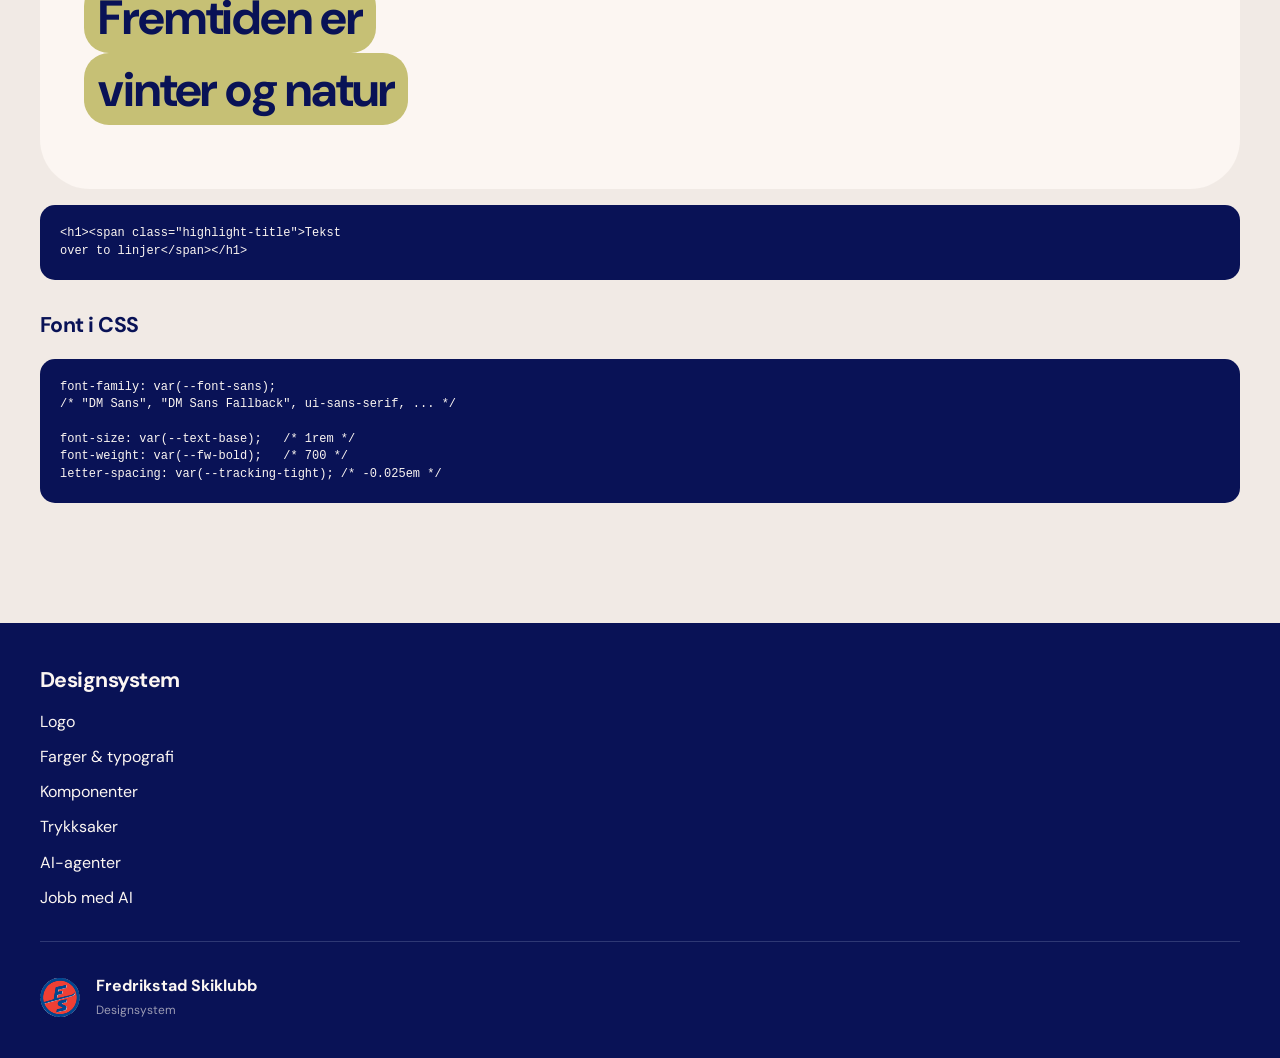
<file: pages/farger-typografi.html>
<!DOCTYPE html>
<html lang="no">
<head>
  <meta charset="UTF-8">
  <meta name="viewport" content="width=device-width, initial-scale=1.0">
  <title>Farger &amp; typografi – FSK Designsystem</title>
  <link rel="icon" type="image/svg+xml" href="../assets/logo/fsk-logo-emblem.svg">
  <link rel="icon" type="image/png" href="../assets/logo/fsk-logo-emblem.png">
  <link rel="stylesheet" href="../css/tokens.css">
  <link rel="stylesheet" href="../css/base.css">
  <link rel="stylesheet" href="../css/components.css">
</head>
<body>

  <header class="site-header">
    <div class="container">
      <a class="brand" href="../index.html">
        <img src="../assets/logo/fsk-logo-emblem.svg" alt="FSK logo">
        <span class="brand-name">
          <span>Fredrikstad</span>
          <span>Skiklubb</span>
        </span>
      </a>
      <nav class="site-nav" aria-label="Hovedmeny">
        <a href="logo.html">Logo</a>
        <a href="farger-typografi.html" aria-current="page">Farger &amp; typografi</a>
        <a href="komponenter.html">Komponenter</a>
        <a href="trykksaker.html">Trykksaker</a>
        <a href="ai-agenter.html">AI-agenter</a>
        <a href="arbeid-med-ai.html">Jobb med AI</a>
      </nav>
    </div>
  </header>

  <main class="container">

    <div class="page-hero">
      <h1>Farger &amp; typografi</h1>
      <p class="lead">FSKs fargepalett er hentet direkte fra fsk.no og bekreftet mot PowerPoint-malen. Klikk på en farge for å kopiere hex-verdien.</p>
    </div>

    <!-- Fargepalett -->
    <section class="section">
      <h2>Fargepalett</h2>

      <h3>Primærfarger</h3>
      <p>De fire viktigste fargene i FSKs identitet. Mørk blå er grunnfarge for tekst og footer, grønn er primær handlingsfarge.</p>
      <div class="swatches" style="margin-top:var(--space-5);">
        <button class="swatch" onclick="copyHex(this, '#091256')" title="Klikk for å kopiere">
          <div class="swatch__color" style="background:#091256;"></div>
          <div class="swatch__meta">
            <span class="swatch__name">Mørk blå</span>
            <span class="swatch__token">--color-dark-blue</span>
            <span class="swatch__hex">#091256</span>
          </div>
        </button>
        <button class="swatch" onclick="copyHex(this, '#415820')" title="Klikk for å kopiere">
          <div class="swatch__color" style="background:#415820;"></div>
          <div class="swatch__meta">
            <span class="swatch__name">Grønn</span>
            <span class="swatch__token">--color-green</span>
            <span class="swatch__hex">#415820</span>
          </div>
        </button>
        <button class="swatch" onclick="copyHex(this, '#c6c075')" title="Klikk for å kopiere">
          <div class="swatch__color" style="background:#c6c075;"></div>
          <div class="swatch__meta">
            <span class="swatch__name">Lys grønn</span>
            <span class="swatch__token">--color-light-green</span>
            <span class="swatch__hex">#c6c075</span>
          </div>
        </button>
        <button class="swatch" onclick="copyHex(this, '#d8382f')" title="Klikk for å kopiere">
          <div class="swatch__color" style="background:#d8382f;"></div>
          <div class="swatch__meta">
            <span class="swatch__name">Rød</span>
            <span class="swatch__token">--color-red</span>
            <span class="swatch__hex">#d8382f</span>
          </div>
        </button>
      </div>

      <h3 style="margin-top:var(--space-8);">Blåtoner</h3>
      <p>Tre blåtoner med ulike roller: mørk (tekst), aksent (innramming) og lys (sekundær).</p>
      <div class="swatches" style="margin-top:var(--space-5);">
        <button class="swatch" onclick="copyHex(this, '#091256')" title="Klikk for å kopiere">
          <div class="swatch__color" style="background:#091256;"></div>
          <div class="swatch__meta">
            <span class="swatch__name">Mørk blå</span>
            <span class="swatch__token">--color-dark-blue</span>
            <span class="swatch__hex">#091256</span>
          </div>
        </button>
        <button class="swatch" onclick="copyHex(this, '#004890')" title="Klikk for å kopiere">
          <div class="swatch__color" style="background:#004890;"></div>
          <div class="swatch__meta">
            <span class="swatch__name">Aksent blå</span>
            <span class="swatch__token">--color-bright-blue</span>
            <span class="swatch__hex">#004890</span>
          </div>
        </button>
        <button class="swatch" onclick="copyHex(this, '#c3cfeb')" title="Klikk for å kopiere">
          <div class="swatch__color" style="background:#c3cfeb;"></div>
          <div class="swatch__meta">
            <span class="swatch__name">Lys blå</span>
            <span class="swatch__token">--color-light-blue</span>
            <span class="swatch__hex">#c3cfeb</span>
          </div>
        </button>
      </div>

      <h3 style="margin-top:var(--space-8);">Nøytraler</h3>
      <p>Brukes som bakgrunner og overflater. Systemet unngår ren hvit – off-white og beige gir en varmere og mer karakteristisk følelse.</p>
      <div class="swatches" style="margin-top:var(--space-5);">
        <button class="swatch" onclick="copyHex(this, '#fcf6f2')" title="Klikk for å kopiere">
          <div class="swatch__color" style="background:#fcf6f2; border-bottom:1px solid var(--color-line);"></div>
          <div class="swatch__meta">
            <span class="swatch__name">Off-white</span>
            <span class="swatch__token">--color-offwhite</span>
            <span class="swatch__hex">#fcf6f2</span>
          </div>
        </button>
        <button class="swatch" onclick="copyHex(this, '#f1eae5')" title="Klikk for å kopiere">
          <div class="swatch__color" style="background:#f1eae5; border-bottom:1px solid var(--color-line);"></div>
          <div class="swatch__meta">
            <span class="swatch__name">Beige</span>
            <span class="swatch__token">--color-beige</span>
            <span class="swatch__hex">#f1eae5</span>
          </div>
        </button>
        <button class="swatch" onclick="copyHex(this, '#f8b99d')" title="Klikk for å kopiere">
          <div class="swatch__color" style="background:#f8b99d;"></div>
          <div class="swatch__meta">
            <span class="swatch__name">Fersken</span>
            <span class="swatch__token">--color-peach</span>
            <span class="swatch__hex">#f8b99d</span>
          </div>
        </button>
      </div>

      <!-- Fargebruk-tabell -->
      <div style="margin-top:var(--space-11); overflow-x:auto;">
        <h3>Fargeroller</h3>
        <table style="width:100%; border-collapse:collapse; font-size:var(--text-sm);">
          <thead>
            <tr style="background:var(--color-dark-blue); color:var(--color-offwhite);">
              <th style="padding:var(--space-3) var(--space-4); text-align:left;">Farge</th>
              <th style="padding:var(--space-3) var(--space-4); text-align:left;">Hex</th>
              <th style="padding:var(--space-3) var(--space-4); text-align:left;">Rolle</th>
            </tr>
          </thead>
          <tbody>
            <tr style="border-bottom:1px solid var(--color-line); background:var(--color-offwhite);">
              <td style="padding:var(--space-3) var(--space-4);"><span style="display:inline-block;width:1em;height:1em;background:#091256;border-radius:2px;vertical-align:middle;margin-right:var(--space-2);"></span>Mørk blå</td>
              <td style="padding:var(--space-3) var(--space-4); font-family:var(--font-mono);">#091256</td>
              <td style="padding:var(--space-3) var(--space-4);">All tekst, header, footer-bakgrunn</td>
            </tr>
            <tr style="border-bottom:1px solid var(--color-line);">
              <td style="padding:var(--space-3) var(--space-4);"><span style="display:inline-block;width:1em;height:1em;background:#415820;border-radius:2px;vertical-align:middle;margin-right:var(--space-2);"></span>Grønn</td>
              <td style="padding:var(--space-3) var(--space-4); font-family:var(--font-mono);">#415820</td>
              <td style="padding:var(--space-3) var(--space-4);">Primær CTA-knapp, badges</td>
            </tr>
            <tr style="border-bottom:1px solid var(--color-line); background:var(--color-offwhite);">
              <td style="padding:var(--space-3) var(--space-4);"><span style="display:inline-block;width:1em;height:1em;background:#c6c075;border-radius:2px;vertical-align:middle;margin-right:var(--space-2);"></span>Lys grønn</td>
              <td style="padding:var(--space-3) var(--space-4); font-family:var(--font-mono);">#c6c075</td>
              <td style="padding:var(--space-3) var(--space-4);">Kortbakgrunn, hero-boks, highlights</td>
            </tr>
            <tr style="border-bottom:1px solid var(--color-line);">
              <td style="padding:var(--space-3) var(--space-4);"><span style="display:inline-block;width:1em;height:1em;background:#004890;border-radius:2px;vertical-align:middle;margin-right:var(--space-2);"></span>Aksent blå</td>
              <td style="padding:var(--space-3) var(--space-4); font-family:var(--font-mono);">#004890</td>
              <td style="padding:var(--space-3) var(--space-4);">Input-rammer, lenker, fokusring</td>
            </tr>
            <tr style="border-bottom:1px solid var(--color-line); background:var(--color-offwhite);">
              <td style="padding:var(--space-3) var(--space-4);"><span style="display:inline-block;width:1em;height:1em;background:#c3cfeb;border-radius:2px;vertical-align:middle;margin-right:var(--space-2);"></span>Lys blå</td>
              <td style="padding:var(--space-3) var(--space-4); font-family:var(--font-mono);">#c3cfeb</td>
              <td style="padding:var(--space-3) var(--space-4);">Sekundær knapp, navigasjon, hover-ramme</td>
            </tr>
            <tr style="border-bottom:1px solid var(--color-line);">
              <td style="padding:var(--space-3) var(--space-4);"><span style="display:inline-block;width:1em;height:1em;background:#d8382f;border-radius:2px;vertical-align:middle;margin-right:var(--space-2);"></span>Rød</td>
              <td style="padding:var(--space-3) var(--space-4); font-family:var(--font-mono);">#d8382f</td>
              <td style="padding:var(--space-3) var(--space-4);">Feil/advarsel, logoelement</td>
            </tr>
            <tr style="border-bottom:1px solid var(--color-line); background:var(--color-offwhite);">
              <td style="padding:var(--space-3) var(--space-4);"><span style="display:inline-block;width:1em;height:1em;background:#fcf6f2;border-radius:2px;border:1px solid var(--color-line);vertical-align:middle;margin-right:var(--space-2);"></span>Off-white</td>
              <td style="padding:var(--space-3) var(--space-4); font-family:var(--font-mono);">#fcf6f2</td>
              <td style="padding:var(--space-3) var(--space-4);">Kortbakgrunn, knapper, skjemafelt</td>
            </tr>
            <tr>
              <td style="padding:var(--space-3) var(--space-4);"><span style="display:inline-block;width:1em;height:1em;background:#f1eae5;border-radius:2px;border:1px solid var(--color-line);vertical-align:middle;margin-right:var(--space-2);"></span>Beige</td>
              <td style="padding:var(--space-3) var(--space-4); font-family:var(--font-mono);">#f1eae5</td>
              <td style="padding:var(--space-3) var(--space-4);">Sidebakgrunn (html/body)</td>
            </tr>
          </tbody>
        </table>
      </div>
    </section>

    <!-- Typografi -->
    <section class="section" style="border-top:1px solid var(--color-line);">
      <h2>Typografi</h2>
      <p>FSK bruker <strong>DM Sans</strong> for all tekst – en moderne, lettlest sans-serif med variabel skrift-fil som dekker vekter fra 100 til 1000.</p>

      <!-- Font-vekter -->
      <h3>DM Sans – vekter</h3>
      <div style="background:var(--color-offwhite); border-radius:var(--radius-2xl); padding:var(--space-8); margin-top:var(--space-5);">
        <div style="margin-bottom:var(--space-5);">
          <span style="font-size:var(--text-xs); font-family:var(--font-mono); color:var(--color-ink-soft);">400 – normal</span><br>
          <span style="font-size:var(--text-lg); font-weight:400;">Fredrikstad Skiklubb – DM Sans Regular</span>
        </div>
        <div style="margin-bottom:var(--space-5);">
          <span style="font-size:var(--text-xs); font-family:var(--font-mono); color:var(--color-ink-soft);">500 – medium</span><br>
          <span style="font-size:var(--text-lg); font-weight:500;">Fredrikstad Skiklubb – DM Sans Medium</span>
        </div>
        <div style="margin-bottom:var(--space-5);">
          <span style="font-size:var(--text-xs); font-family:var(--font-mono); color:var(--color-ink-soft);">600 – semibold</span><br>
          <span style="font-size:var(--text-lg); font-weight:600;">Fredrikstad Skiklubb – DM Sans Semibold</span>
        </div>
        <div>
          <span style="font-size:var(--text-xs); font-family:var(--font-mono); color:var(--color-ink-soft);">700 – bold</span><br>
          <span style="font-size:var(--text-lg); font-weight:700;">Fredrikstad Skiklubb – DM Sans Bold</span>
        </div>
      </div>

      <!-- Typeskala -->
      <h3 style="margin-top:var(--space-8);">Typeskala</h3>
      <div style="margin-top:var(--space-5);">
        <div class="type-row">
          <span class="label">--text-2xl<br>3rem / 48px</span>
          <span style="font-size:var(--text-2xl); font-weight:var(--fw-bold); letter-spacing:var(--tracking-tight); line-height:1.2;">H1 – Fredrikstad Skiklubb</span>
        </div>
        <div class="type-row">
          <span class="label">--text-xl<br>2.083rem</span>
          <span style="font-size:var(--text-xl); font-weight:var(--fw-semibold); letter-spacing:var(--tracking-tight);">H2 – Seksjonstittel</span>
        </div>
        <div class="type-row">
          <span class="label">--text-lg<br>1.333rem</span>
          <span style="font-size:var(--text-lg); font-weight:var(--fw-bold);">H3 – Undertittel / ingress</span>
        </div>
        <div class="type-row">
          <span class="label">--text-base<br>1rem / 16px</span>
          <span style="font-size:var(--text-base);">Brødtekst – DM Sans regular. Linjehøyde 1.45. Maks bredde 65 tegn per linje for god lesbarhet på alle skjermstørrelser.</span>
        </div>
        <div class="type-row">
          <span class="label">--text-sm<br>0.75rem</span>
          <span style="font-size:var(--text-sm);">Liten tekst – labels, metadata, knapptekst (liten), brødsmule</span>
        </div>
        <div class="type-row">
          <span class="label">--text-xs<br>0.667rem</span>
          <span style="font-size:var(--text-xs);">Ekstra liten – caption, token-navn i designsystemet</span>
        </div>
      </div>

      <!-- H1 highlight-effekt -->
      <h3 style="margin-top:var(--space-8);">H1 «highlight»-effekt</h3>
      <p>fsk.no bruker en karakteristisk H1-effekt der hvert linjeskift får sin egen fargeboks (<code>box-decoration-break: clone</code>). Bruk klassen <code>.highlight-title</code>.</p>
      <div style="background:var(--color-offwhite); border-radius:var(--radius-2xl); padding:var(--space-11); margin-top:var(--space-5);">
        <h1 style="font-size:var(--text-2xl); font-weight:var(--fw-bold);">
          <span class="highlight-title">Fremtiden er<br>vinter og natur</span>
        </h1>
      </div>
      <pre style="margin-top:var(--space-4);"><code>&lt;h1&gt;&lt;span class="highlight-title"&gt;Tekst<br>over to linjer&lt;/span&gt;&lt;/h1&gt;</code></pre>

      <!-- Kode-snippet -->
      <h3 style="margin-top:var(--space-8);">Font i CSS</h3>
      <pre><code>font-family: var(--font-sans);
/* "DM Sans", "DM Sans Fallback", ui-sans-serif, ... */

font-size: var(--text-base);   /* 1rem */
font-weight: var(--fw-bold);   /* 700 */
letter-spacing: var(--tracking-tight); /* -0.025em */</code></pre>
    </section>

  </main>

  <footer class="site-footer">
    <div class="container">
      <div class="site-footer-inner">
        <div>
          <h3>Designsystem</h3>
          <nav>
            <a href="logo.html">Logo</a>
            <a href="farger-typografi.html">Farger &amp; typografi</a>
            <a href="komponenter.html">Komponenter</a>
            <a href="trykksaker.html">Trykksaker</a>
            <a href="ai-agenter.html">AI-agenter</a>
            <a href="arbeid-med-ai.html">Jobb med AI</a>
          </nav>
        </div>
      </div>
      <div class="site-footer-bottom">
        <img src="../assets/logo/fsk-logo-emblem.svg" alt="FSK logo">
        <div>
          <strong style="color:var(--color-offwhite);">Fredrikstad Skiklubb</strong><br>
          <span>Designsystem</span>
        </div>
      </div>
    </div>
  </footer>

  <script>
    function copyHex(el, hex) {
      navigator.clipboard.writeText(hex).then(() => {
        el.classList.add('copied');
        setTimeout(() => el.classList.remove('copied'), 1500);
      });
    }
  </script>
</body>
</html>
</file>
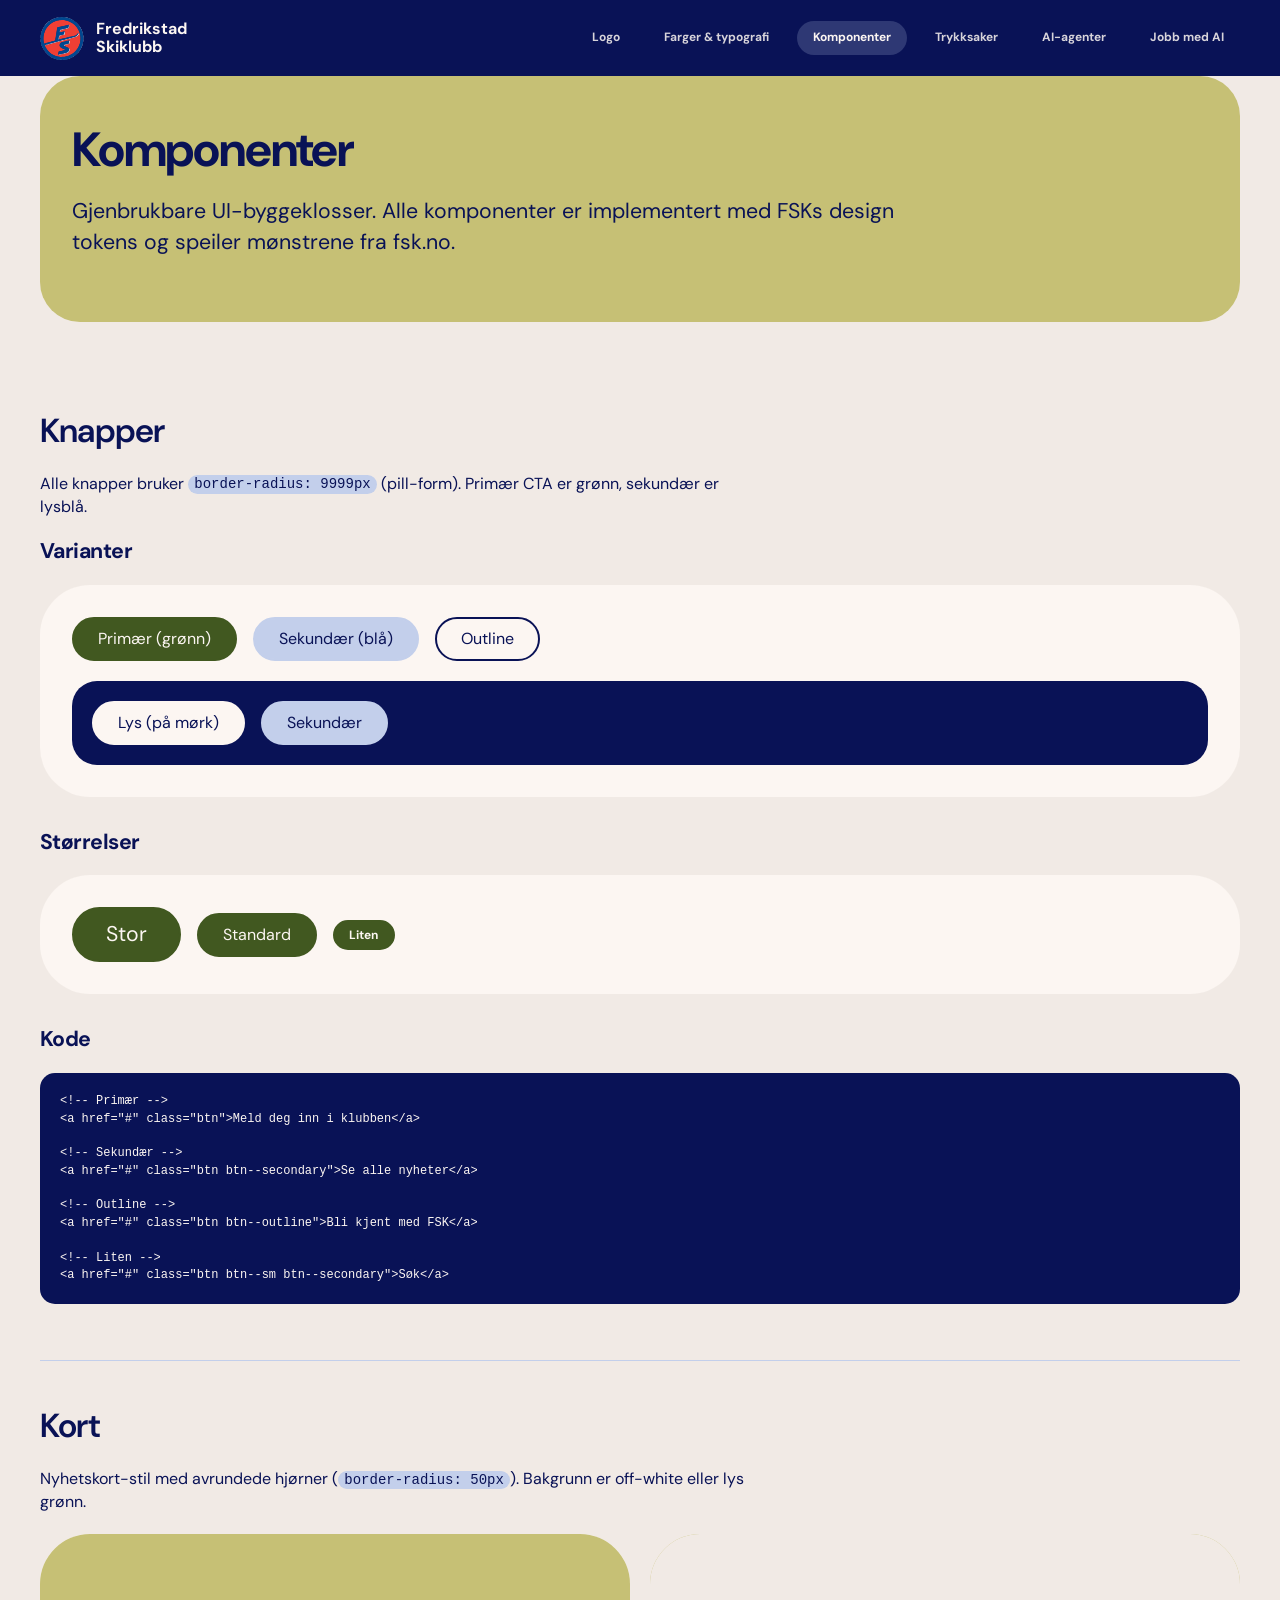
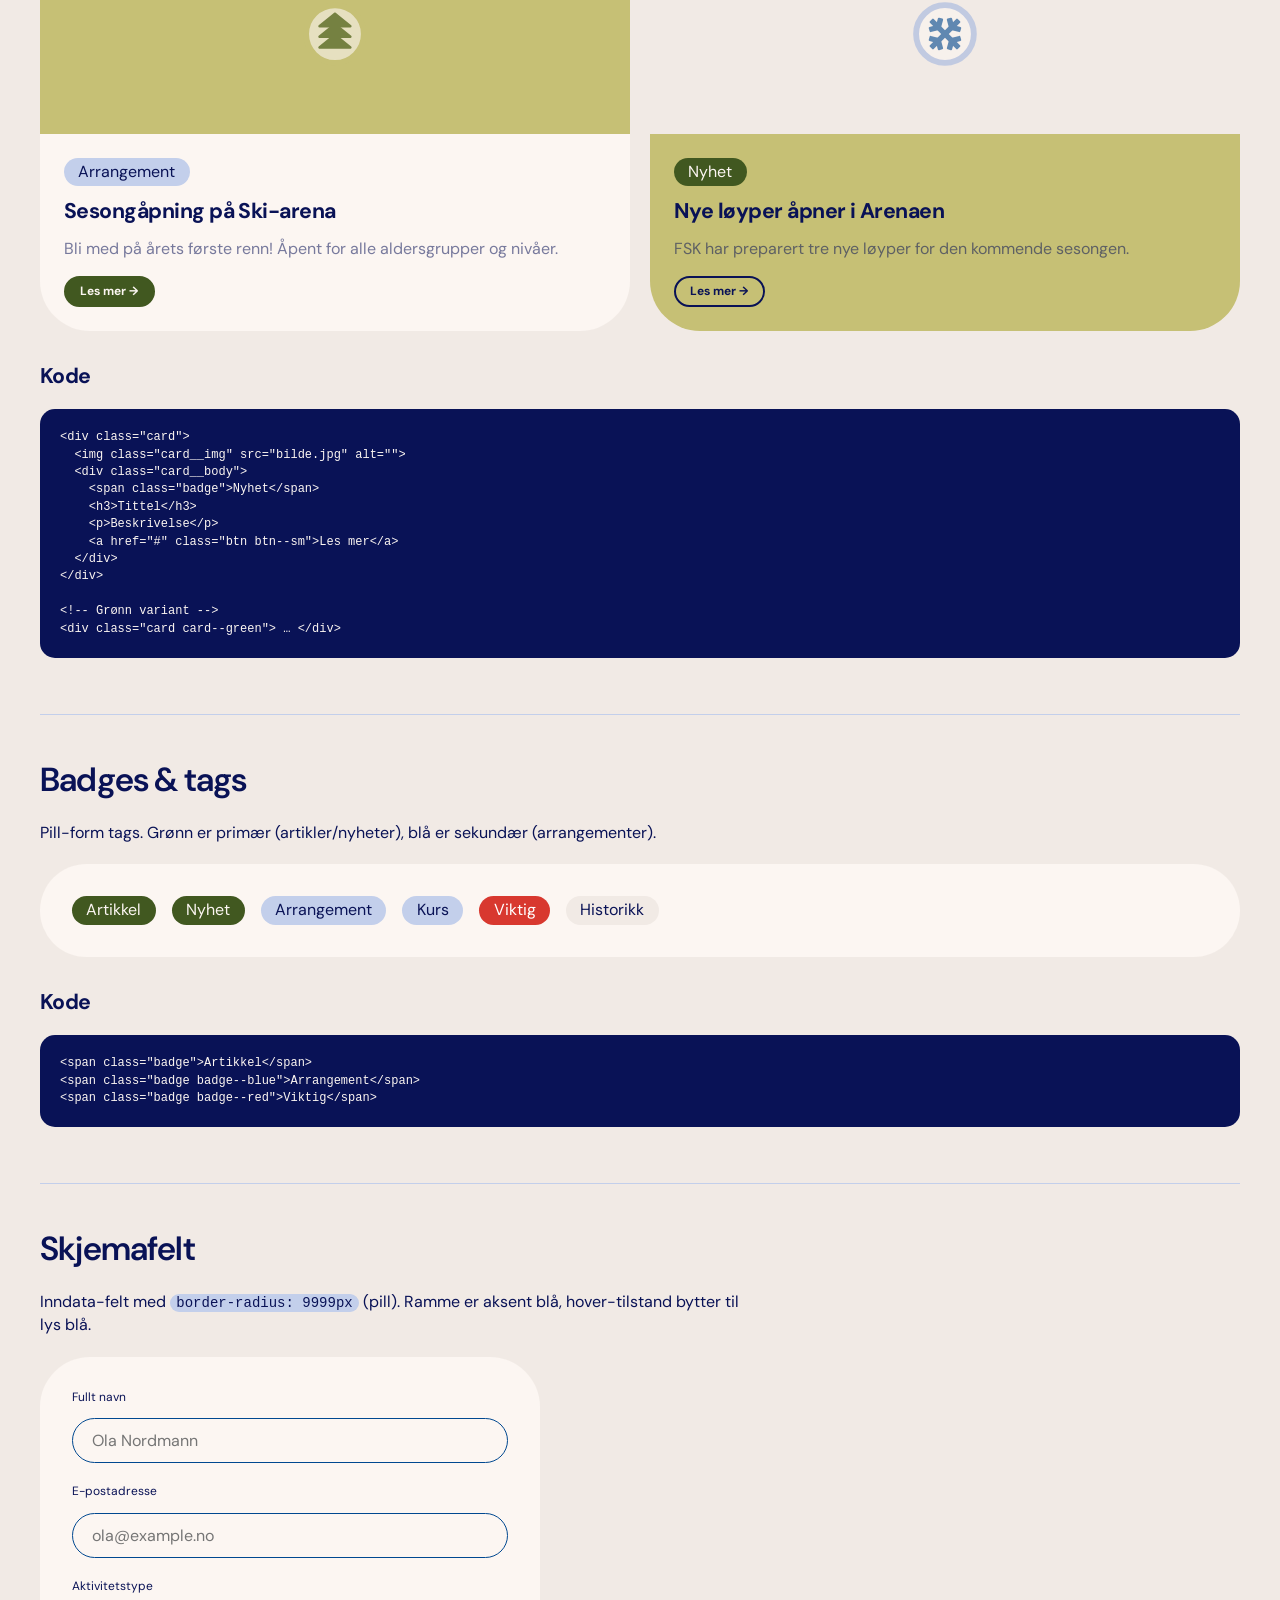
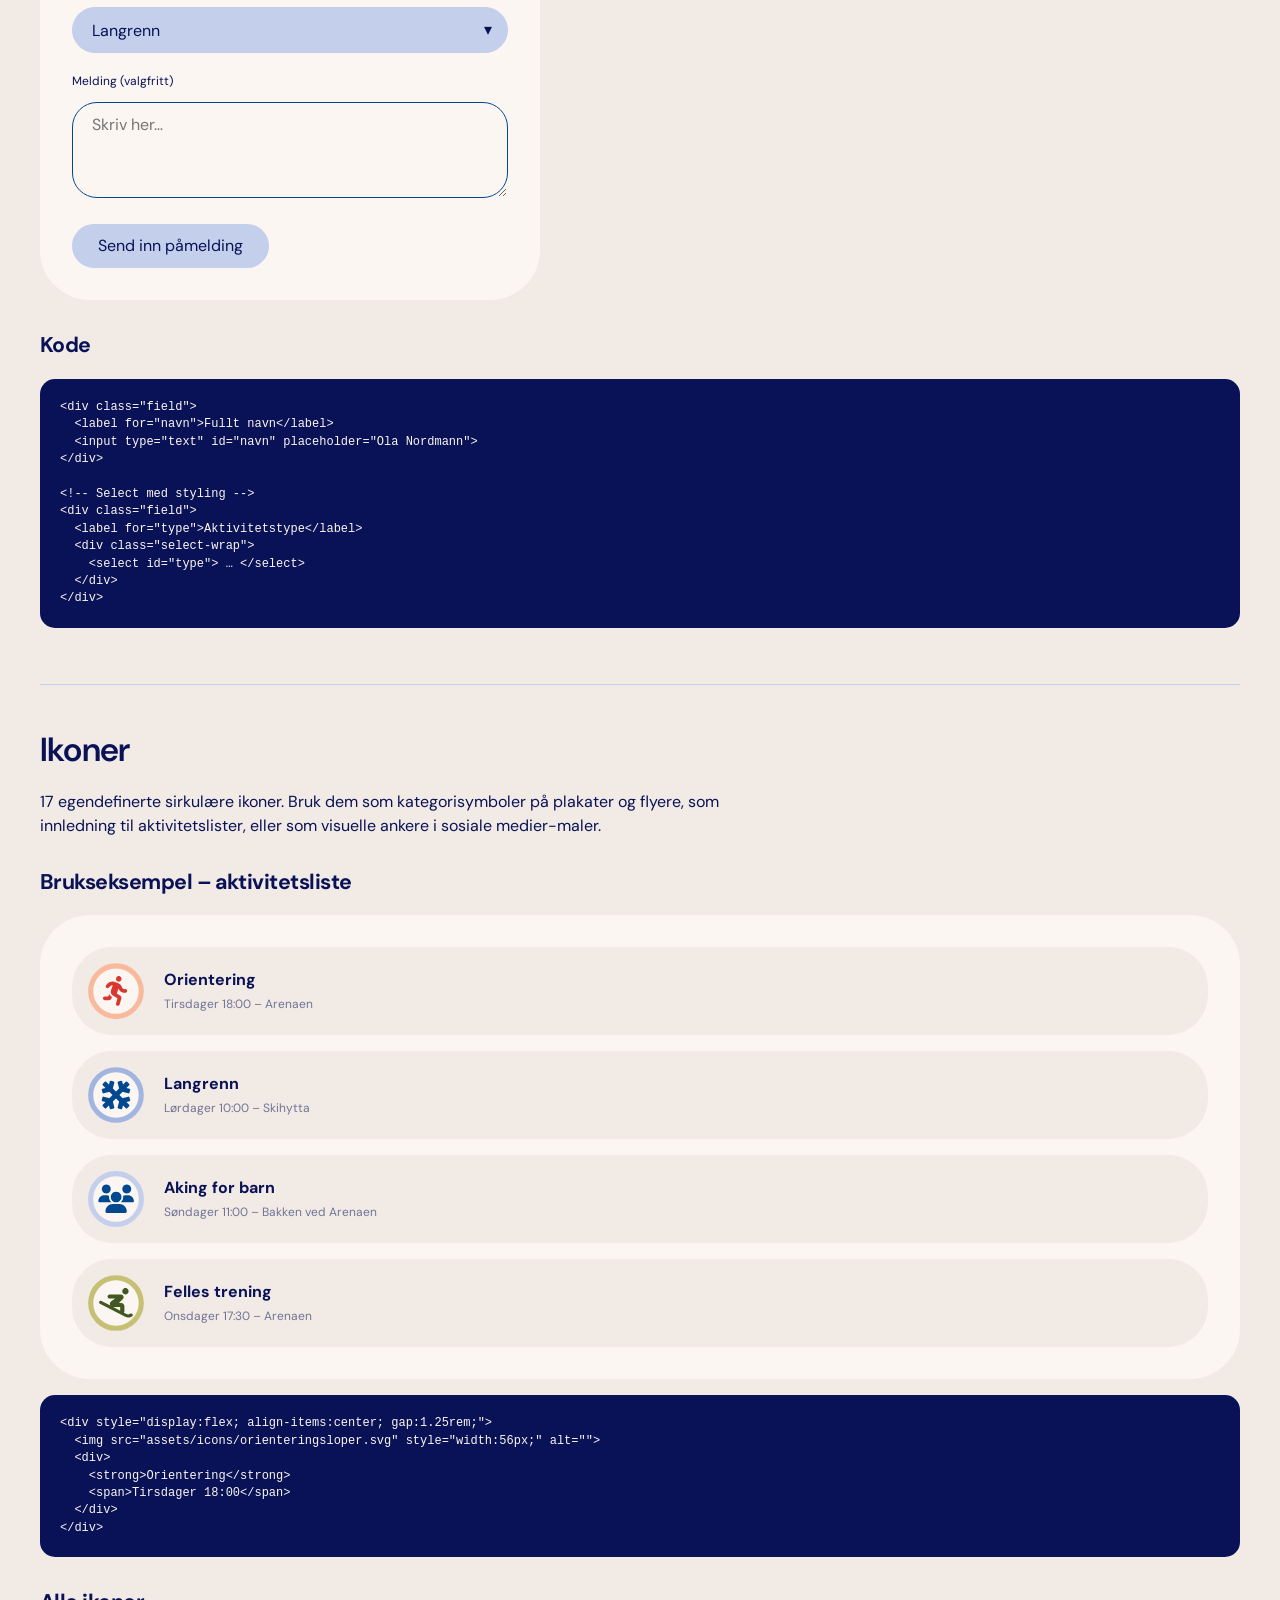
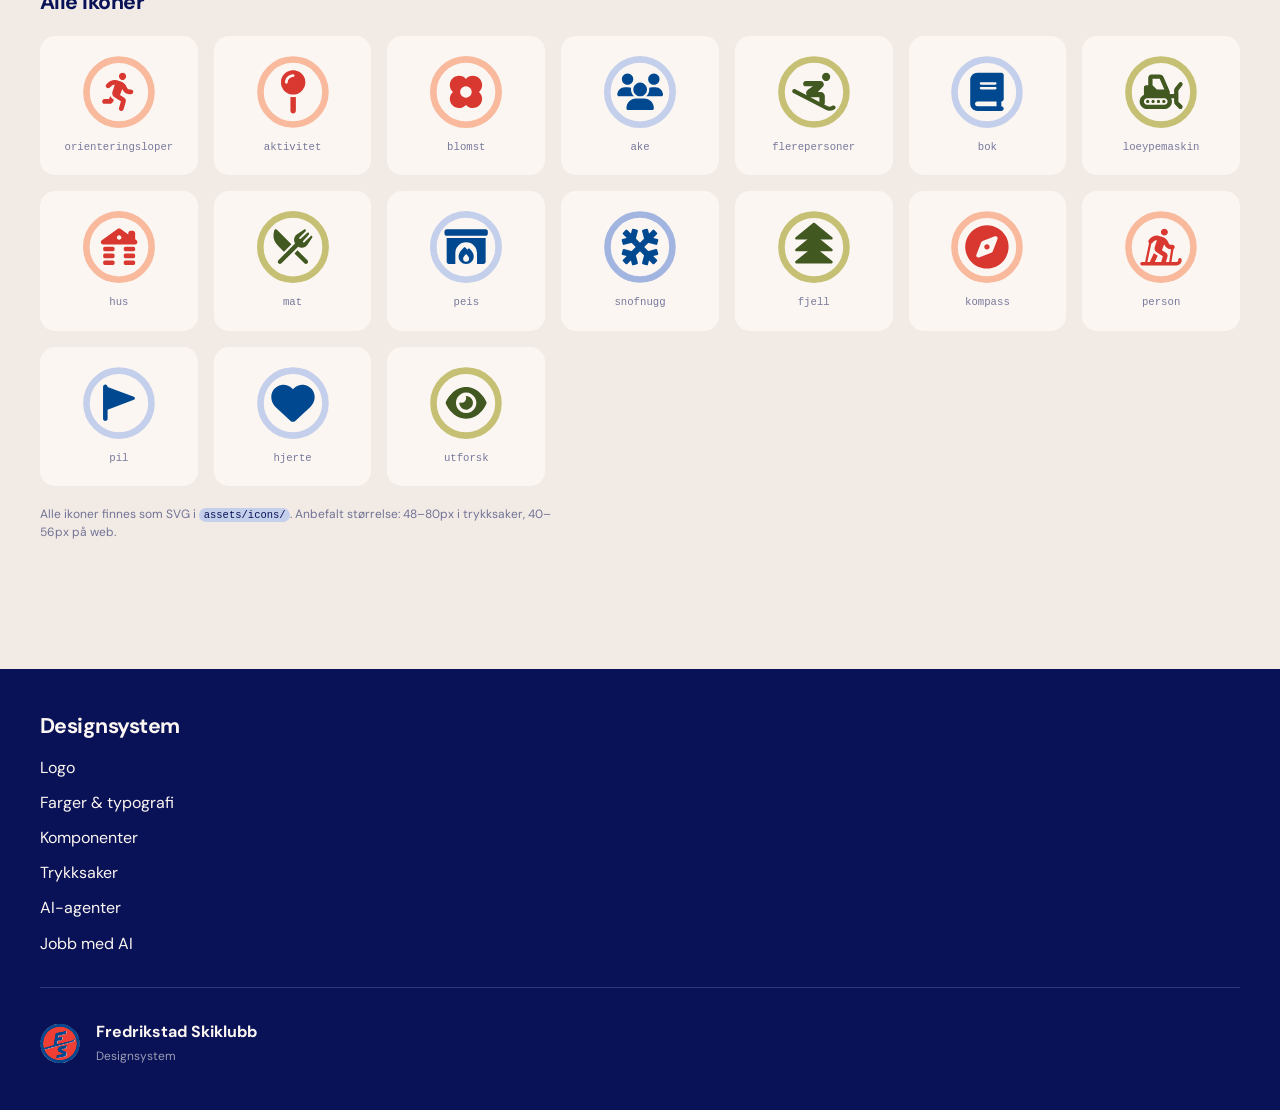
<file: pages/komponenter.html>
<!DOCTYPE html>
<html lang="no">
<head>
  <meta charset="UTF-8">
  <meta name="viewport" content="width=device-width, initial-scale=1.0">
  <title>Komponenter – FSK Designsystem</title>
  <link rel="icon" type="image/svg+xml" href="../assets/logo/fsk-logo-emblem.svg">
  <link rel="icon" type="image/png" href="../assets/logo/fsk-logo-emblem.png">
  <link rel="stylesheet" href="../css/tokens.css">
  <link rel="stylesheet" href="../css/base.css">
  <link rel="stylesheet" href="../css/components.css">
</head>
<body>

  <header class="site-header">
    <div class="container">
      <a class="brand" href="../index.html">
        <img src="../assets/logo/fsk-logo-emblem.svg" alt="FSK logo">
        <span class="brand-name">
          <span>Fredrikstad</span>
          <span>Skiklubb</span>
        </span>
      </a>
      <nav class="site-nav" aria-label="Hovedmeny">
        <a href="logo.html">Logo</a>
        <a href="farger-typografi.html">Farger &amp; typografi</a>
        <a href="komponenter.html" aria-current="page">Komponenter</a>
        <a href="trykksaker.html">Trykksaker</a>
        <a href="ai-agenter.html">AI-agenter</a>
        <a href="arbeid-med-ai.html">Jobb med AI</a>
      </nav>
    </div>
  </header>

  <main class="container">

    <div class="page-hero">
      <h1>Komponenter</h1>
      <p class="lead">Gjenbrukbare UI-byggeklosser. Alle komponenter er implementert med FSKs design tokens og speiler mønstrene fra fsk.no.</p>
    </div>

    <!-- Knapper -->
    <section class="section">
      <h2>Knapper</h2>
      <p>Alle knapper bruker <code>border-radius: 9999px</code> (pill-form). Primær CTA er grønn, sekundær er lysblå.</p>

      <h3>Varianter</h3>
      <div style="background:var(--color-offwhite); border-radius:var(--radius-2xl); padding:var(--space-8); margin-top:var(--space-5);">
        <div class="btn-group">
          <a href="#" class="btn">Primær (grønn)</a>
          <a href="#" class="btn btn--secondary">Sekundær (blå)</a>
          <a href="#" class="btn btn--outline">Outline</a>
        </div>
        <div class="btn-group" style="margin-top:var(--space-5); background:var(--color-dark-blue); padding:var(--space-5); border-radius:var(--radius-lg);">
          <a href="#" class="btn btn--light">Lys (på mørk)</a>
          <a href="#" class="btn btn--secondary">Sekundær</a>
        </div>
      </div>

      <h3 style="margin-top:var(--space-8);">Størrelser</h3>
      <div style="background:var(--color-offwhite); border-radius:var(--radius-2xl); padding:var(--space-8); margin-top:var(--space-5);">
        <div class="btn-group" style="align-items:center;">
          <a href="#" class="btn btn--lg">Stor</a>
          <a href="#" class="btn">Standard</a>
          <a href="#" class="btn btn--sm">Liten</a>
        </div>
      </div>

      <h3 style="margin-top:var(--space-8);">Kode</h3>
      <pre><code>&lt;!-- Primær --&gt;
&lt;a href="#" class="btn"&gt;Meld deg inn i klubben&lt;/a&gt;

&lt;!-- Sekundær --&gt;
&lt;a href="#" class="btn btn--secondary"&gt;Se alle nyheter&lt;/a&gt;

&lt;!-- Outline --&gt;
&lt;a href="#" class="btn btn--outline"&gt;Bli kjent med FSK&lt;/a&gt;

&lt;!-- Liten --&gt;
&lt;a href="#" class="btn btn--sm btn--secondary"&gt;Søk&lt;/a&gt;</code></pre>
    </section>

    <!-- Kort -->
    <section class="section" style="border-top:1px solid var(--color-line);">
      <h2>Kort</h2>
      <p>Nyhetskort-stil med avrundede hjørner (<code>border-radius: 50px</code>). Bakgrunn er off-white eller lys grønn.</p>

      <div class="grid grid-2" style="margin-top:var(--space-5);">
        <div class="card">
          <div class="card__img-placeholder">
            <img src="../assets/icons/fjell.svg" alt="">
          </div>
          <div class="card__body">
            <div style="margin-bottom:var(--space-3);">
              <span class="badge badge--blue">Arrangement</span>
            </div>
            <h3>Sesongåpning på Ski-arena</h3>
            <p>Bli med på årets første renn! Åpent for alle aldersgrupper og nivåer.</p>
            <a href="#" class="btn btn--sm" style="margin-top:auto; width:fit-content;">Les mer →</a>
          </div>
        </div>
        <div class="card card--green">
          <div class="card__img-placeholder" style="background:var(--color-beige);">
            <img src="../assets/icons/snofnugg.svg" alt="">
          </div>
          <div class="card__body">
            <div style="margin-bottom:var(--space-3);">
              <span class="badge">Nyhet</span>
            </div>
            <h3>Nye løyper åpner i Arenaen</h3>
            <p>FSK har preparert tre nye løyper for den kommende sesongen.</p>
            <a href="#" class="btn btn--sm btn--outline" style="margin-top:auto; width:fit-content;">Les mer →</a>
          </div>
        </div>
      </div>

      <h3 style="margin-top:var(--space-8);">Kode</h3>
      <pre><code>&lt;div class="card"&gt;
  &lt;img class="card__img" src="bilde.jpg" alt=""&gt;
  &lt;div class="card__body"&gt;
    &lt;span class="badge"&gt;Nyhet&lt;/span&gt;
    &lt;h3&gt;Tittel&lt;/h3&gt;
    &lt;p&gt;Beskrivelse&lt;/p&gt;
    &lt;a href="#" class="btn btn--sm"&gt;Les mer&lt;/a&gt;
  &lt;/div&gt;
&lt;/div&gt;

&lt;!-- Grønn variant --&gt;
&lt;div class="card card--green"&gt; … &lt;/div&gt;</code></pre>
    </section>

    <!-- Badges -->
    <section class="section" style="border-top:1px solid var(--color-line);">
      <h2>Badges &amp; tags</h2>
      <p>Pill-form tags. Grønn er primær (artikler/nyheter), blå er sekundær (arrangementer).</p>

      <div style="background:var(--color-offwhite); border-radius:var(--radius-2xl); padding:var(--space-8); margin-top:var(--space-5); display:flex; flex-wrap:wrap; gap:var(--space-4);">
        <span class="badge">Artikkel</span>
        <span class="badge">Nyhet</span>
        <span class="badge badge--blue">Arrangement</span>
        <span class="badge badge--blue">Kurs</span>
        <span class="badge badge--red">Viktig</span>
        <span class="badge badge--beige">Historikk</span>
      </div>

      <h3 style="margin-top:var(--space-8);">Kode</h3>
      <pre><code>&lt;span class="badge"&gt;Artikkel&lt;/span&gt;
&lt;span class="badge badge--blue"&gt;Arrangement&lt;/span&gt;
&lt;span class="badge badge--red"&gt;Viktig&lt;/span&gt;</code></pre>
    </section>

    <!-- Skjema -->
    <section class="section" style="border-top:1px solid var(--color-line);">
      <h2>Skjemafelt</h2>
      <p>Inndata-felt med <code>border-radius: 9999px</code> (pill). Ramme er aksent blå, hover-tilstand bytter til lys blå.</p>

      <div style="background:var(--color-offwhite); border-radius:var(--radius-2xl); padding:var(--space-8); margin-top:var(--space-5); max-width:500px;">
        <form onsubmit="return false;">
          <div class="field">
            <label for="demo-name">Fullt navn</label>
            <input type="text" id="demo-name" placeholder="Ola Nordmann">
          </div>
          <div class="field">
            <label for="demo-email">E-postadresse</label>
            <input type="email" id="demo-email" placeholder="ola@example.no">
          </div>
          <div class="field">
            <label for="demo-type">Aktivitetstype</label>
            <div class="select-wrap" style="width:100%;">
              <select id="demo-type" style="width:100%;">
                <option>Langrenn</option>
                <option>Alpint</option>
                <option>Skiskyting</option>
              </select>
            </div>
          </div>
          <div class="field">
            <label for="demo-msg">Melding (valgfritt)</label>
            <textarea id="demo-msg" placeholder="Skriv her…"></textarea>
          </div>
          <button type="submit" class="btn btn--secondary">Send inn påmelding</button>
        </form>
      </div>

      <h3 style="margin-top:var(--space-8);">Kode</h3>
      <pre><code>&lt;div class="field"&gt;
  &lt;label for="navn"&gt;Fullt navn&lt;/label&gt;
  &lt;input type="text" id="navn" placeholder="Ola Nordmann"&gt;
&lt;/div&gt;

&lt;!-- Select med styling --&gt;
&lt;div class="field"&gt;
  &lt;label for="type"&gt;Aktivitetstype&lt;/label&gt;
  &lt;div class="select-wrap"&gt;
    &lt;select id="type"&gt; … &lt;/select&gt;
  &lt;/div&gt;
&lt;/div&gt;</code></pre>
    </section>

    <!-- Ikoner -->
    <section class="section" style="border-top:1px solid var(--color-line);">
      <h2>Ikoner</h2>
      <p>17 egendefinerte sirkulære ikoner. Bruk dem som kategorisymboler på plakater og flyere, som innledning til aktivitetslister, eller som visuelle ankere i sosiale medier-maler.</p>

      <!-- Brukseksempel -->
      <h3 style="margin-top:var(--space-8);">Brukseksempel – aktivitetsliste</h3>
      <div style="background:var(--color-offwhite); border-radius:var(--radius-2xl); padding:var(--space-8); margin-top:var(--space-5); display:grid; gap:var(--space-4);">
        <div style="display:flex; align-items:center; gap:var(--space-5); padding:var(--space-4); background:var(--color-beige); border-radius:var(--radius-xl);">
          <img src="../assets/icons/orienteringsloper.svg" style="width:56px;height:56px;flex-shrink:0;" alt="">
          <div><strong>Orientering</strong><br><span style="font-size:var(--text-sm); color:var(--color-ink-soft);">Tirsdager 18:00 – Arenaen</span></div>
        </div>
        <div style="display:flex; align-items:center; gap:var(--space-5); padding:var(--space-4); background:var(--color-beige); border-radius:var(--radius-xl);">
          <img src="../assets/icons/snofnugg.svg" style="width:56px;height:56px;flex-shrink:0;" alt="">
          <div><strong>Langrenn</strong><br><span style="font-size:var(--text-sm); color:var(--color-ink-soft);">Lørdager 10:00 – Skihytta</span></div>
        </div>
        <div style="display:flex; align-items:center; gap:var(--space-5); padding:var(--space-4); background:var(--color-beige); border-radius:var(--radius-xl);">
          <img src="../assets/icons/ake.svg" style="width:56px;height:56px;flex-shrink:0;" alt="">
          <div><strong>Aking for barn</strong><br><span style="font-size:var(--text-sm); color:var(--color-ink-soft);">Søndager 11:00 – Bakken ved Arenaen</span></div>
        </div>
        <div style="display:flex; align-items:center; gap:var(--space-5); padding:var(--space-4); background:var(--color-beige); border-radius:var(--radius-xl);">
          <img src="../assets/icons/flerepersoner.svg" style="width:56px;height:56px;flex-shrink:0;" alt="">
          <div><strong>Felles trening</strong><br><span style="font-size:var(--text-sm); color:var(--color-ink-soft);">Onsdager 17:30 – Arenaen</span></div>
        </div>
      </div>
      <pre style="margin-top:var(--space-4);"><code>&lt;div style="display:flex; align-items:center; gap:1.25rem;"&gt;
  &lt;img src="assets/icons/orienteringsloper.svg" style="width:56px;" alt=""&gt;
  &lt;div&gt;
    &lt;strong&gt;Orientering&lt;/strong&gt;
    &lt;span&gt;Tirsdager 18:00&lt;/span&gt;
  &lt;/div&gt;
&lt;/div&gt;</code></pre>

      <!-- Alle ikoner -->
      <h3 style="margin-top:var(--space-8);">Alle ikoner</h3>
      <div class="icon-grid" style="margin-top:var(--space-5);">
        <div class="icon-item"><img src="../assets/icons/orienteringsloper.svg" alt=""><span>orienteringsloper</span></div>
        <div class="icon-item"><img src="../assets/icons/aktivitet.svg" alt=""><span>aktivitet</span></div>
        <div class="icon-item"><img src="../assets/icons/blomst.svg" alt=""><span>blomst</span></div>
        <div class="icon-item"><img src="../assets/icons/ake.svg" alt=""><span>ake</span></div>
        <div class="icon-item"><img src="../assets/icons/flerepersoner.svg" alt=""><span>flerepersoner</span></div>
        <div class="icon-item"><img src="../assets/icons/bok.svg" alt=""><span>bok</span></div>
        <div class="icon-item"><img src="../assets/icons/loeypemaskin.svg" alt=""><span>loeypemaskin</span></div>
        <div class="icon-item"><img src="../assets/icons/hus.svg" alt=""><span>hus</span></div>
        <div class="icon-item"><img src="../assets/icons/mat.svg" alt=""><span>mat</span></div>
        <div class="icon-item"><img src="../assets/icons/peis.svg" alt=""><span>peis</span></div>
        <div class="icon-item"><img src="../assets/icons/snofnugg.svg" alt=""><span>snofnugg</span></div>
        <div class="icon-item"><img src="../assets/icons/fjell.svg" alt=""><span>fjell</span></div>
        <div class="icon-item"><img src="../assets/icons/kompass.svg" alt=""><span>kompass</span></div>
        <div class="icon-item"><img src="../assets/icons/person.svg" alt=""><span>person</span></div>
        <div class="icon-item"><img src="../assets/icons/pil.svg" alt=""><span>pil</span></div>
        <div class="icon-item"><img src="../assets/icons/hjerte.svg" alt=""><span>hjerte</span></div>
        <div class="icon-item"><img src="../assets/icons/utforsk.svg" alt=""><span>utforsk</span></div>
      </div>
      <p class="text-sm muted" style="margin-top:var(--space-5);">Alle ikoner finnes som SVG i <code>assets/icons/</code>. Anbefalt størrelse: 48–80px i trykksaker, 40–56px på web.</p>
    </section>

  </main>

  <footer class="site-footer">
    <div class="container">
      <div class="site-footer-inner">
        <div>
          <h3>Designsystem</h3>
          <nav>
            <a href="logo.html">Logo</a>
            <a href="farger-typografi.html">Farger &amp; typografi</a>
            <a href="komponenter.html">Komponenter</a>
            <a href="trykksaker.html">Trykksaker</a>
            <a href="ai-agenter.html">AI-agenter</a>
            <a href="arbeid-med-ai.html">Jobb med AI</a>
          </nav>
        </div>
      </div>
      <div class="site-footer-bottom">
        <img src="../assets/logo/fsk-logo-emblem.svg" alt="FSK logo">
        <div>
          <strong style="color:var(--color-offwhite);">Fredrikstad Skiklubb</strong><br>
          <span>Designsystem</span>
        </div>
      </div>
    </div>
  </footer>

</body>
</html>
</file>
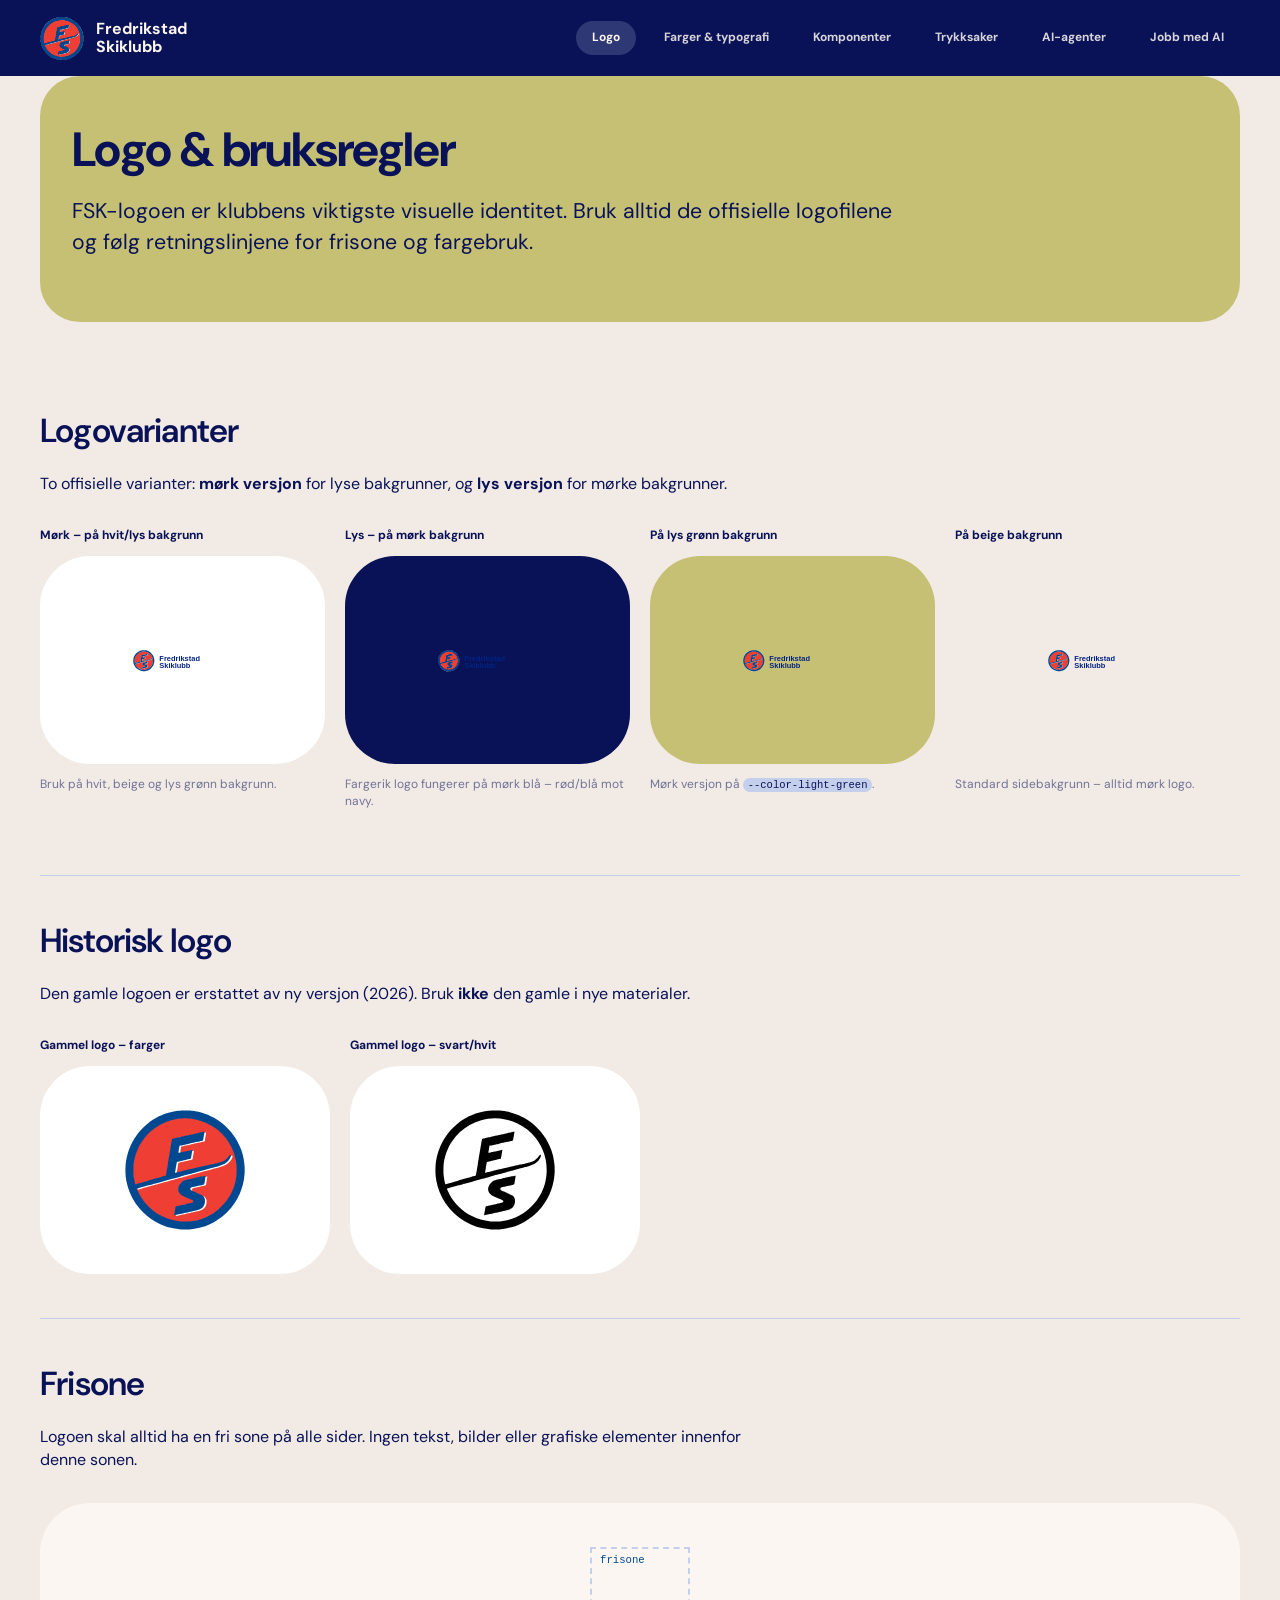
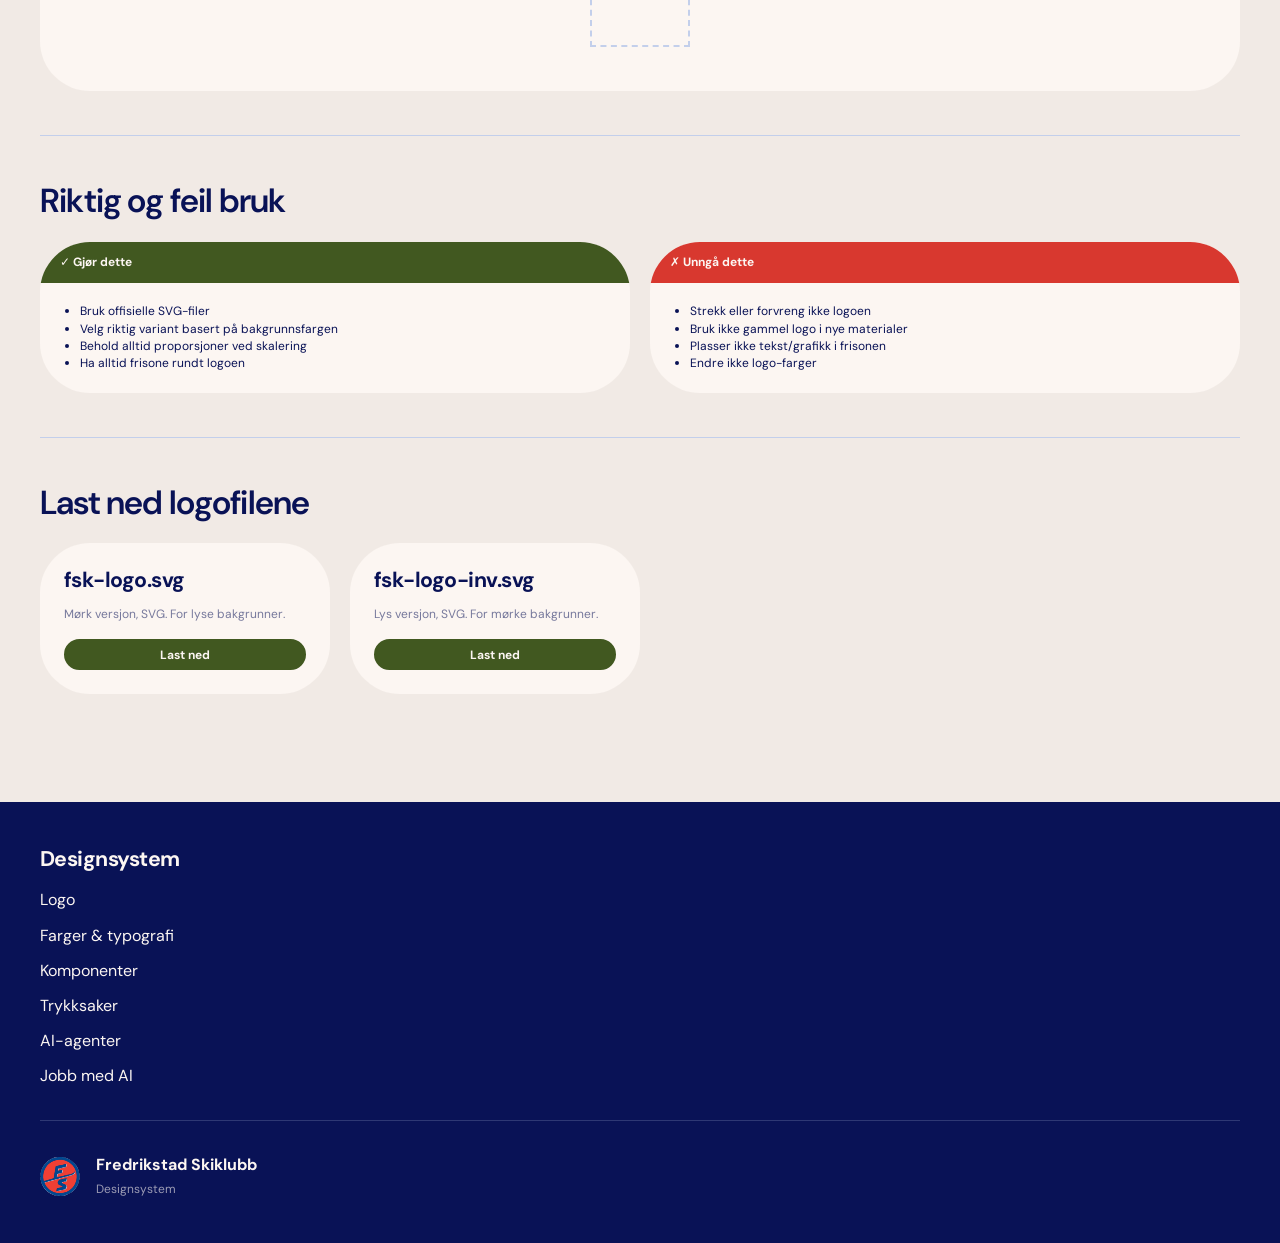
<file: pages/logo.html>
<!DOCTYPE html>
<html lang="no">
<head>
  <meta charset="UTF-8">
  <meta name="viewport" content="width=device-width, initial-scale=1.0">
  <title>Logo – FSK Designsystem</title>
  <link rel="icon" type="image/svg+xml" href="../assets/logo/fsk-logo-emblem.svg">
  <link rel="icon" type="image/png" href="../assets/logo/fsk-logo-emblem.png">
  <link rel="stylesheet" href="../css/tokens.css">
  <link rel="stylesheet" href="../css/base.css">
  <link rel="stylesheet" href="../css/components.css">
</head>
<body>

  <header class="site-header">
    <div class="container">
      <a class="brand" href="../index.html">
        <img src="../assets/logo/fsk-logo-emblem.svg" alt="FSK logo">
        <span class="brand-name">
          <span>Fredrikstad</span>
          <span>Skiklubb</span>
        </span>
      </a>
      <nav class="site-nav" aria-label="Hovedmeny">
        <a href="logo.html" aria-current="page">Logo</a>
        <a href="farger-typografi.html">Farger &amp; typografi</a>
        <a href="komponenter.html">Komponenter</a>
        <a href="trykksaker.html">Trykksaker</a>
        <a href="ai-agenter.html">AI-agenter</a>
        <a href="arbeid-med-ai.html">Jobb med AI</a>
      </nav>
    </div>
  </header>

  <main class="container">

    <div class="page-hero">
      <h1>Logo &amp; bruksregler</h1>
      <p class="lead">FSK-logoen er klubbens viktigste visuelle identitet. Bruk alltid de offisielle logofilene og følg retningslinjene for frisone og fargebruk.</p>
    </div>

    <!-- Logovarianter -->
    <section class="section">
      <h2>Logovarianter</h2>
      <p>To offisielle varianter: <strong>mørk versjon</strong> for lyse bakgrunner, og <strong>lys versjon</strong> for mørke bakgrunner.</p>

      <div class="grid grid-2" style="margin-top: var(--space-8);">
        <div>
          <p style="font-size:var(--text-sm); font-weight:var(--fw-bold); margin-bottom:var(--space-3);">Mørk – på hvit/lys bakgrunn</p>
          <div class="logo-stage logo-stage--white">
            <img src="../assets/logo/fsk-logo.svg" alt="FSK logo – mørk versjon">
          </div>
          <p class="text-sm muted" style="margin-top:var(--space-3);">Bruk på hvit, beige og lys grønn bakgrunn.</p>
        </div>
        <div>
          <p style="font-size:var(--text-sm); font-weight:var(--fw-bold); margin-bottom:var(--space-3);">Lys – på mørk bakgrunn</p>
          <div class="logo-stage logo-stage--dark">
            <img src="../assets/logo/fsk-logo.svg" alt="FSK logo – på mørk bakgrunn">
          </div>
          <p class="text-sm muted" style="margin-top:var(--space-3);">Fargerik logo fungerer på mørk blå – rød/blå mot navy.</p>
        </div>
        <div>
          <p style="font-size:var(--text-sm); font-weight:var(--fw-bold); margin-bottom:var(--space-3);">På lys grønn bakgrunn</p>
          <div class="logo-stage logo-stage--green">
            <img src="../assets/logo/fsk-logo.svg" alt="FSK logo – på lysgrønn">
          </div>
          <p class="text-sm muted" style="margin-top:var(--space-3);">Mørk versjon på <code>--color-light-green</code>.</p>
        </div>
        <div>
          <p style="font-size:var(--text-sm); font-weight:var(--fw-bold); margin-bottom:var(--space-3);">På beige bakgrunn</p>
          <div class="logo-stage logo-stage--beige">
            <img src="../assets/logo/fsk-logo.svg" alt="FSK logo – på beige">
          </div>
          <p class="text-sm muted" style="margin-top:var(--space-3);">Standard sidebakgrunn – alltid mørk logo.</p>
        </div>
      </div>
    </section>

    <!-- Historisk logo -->
    <section class="section" style="border-top: 1px solid var(--color-line);">
      <h2>Historisk logo</h2>
      <p>Den gamle logoen er erstattet av ny versjon (2026). Bruk <strong>ikke</strong> den gamle i nye materialer.</p>
      <div class="grid grid-2" style="margin-top: var(--space-8); max-width: 600px;">
        <div>
          <p style="font-size:var(--text-sm); font-weight:var(--fw-bold); margin-bottom:var(--space-3);">Gammel logo – farger</p>
          <div class="logo-stage logo-stage--white">
            <img src="../assets/logo/fsk-logo-gammel.svg" alt="Gammel FSK logo">
          </div>
        </div>
        <div>
          <p style="font-size:var(--text-sm); font-weight:var(--fw-bold); margin-bottom:var(--space-3);">Gammel logo – svart/hvit</p>
          <div class="logo-stage logo-stage--white">
            <img src="../assets/logo/fsk-logo-gammel-bw.svg" alt="Gammel FSK logo svart/hvit">
          </div>
        </div>
      </div>
    </section>

    <!-- Frisone -->
    <section class="section" style="border-top: 1px solid var(--color-line);">
      <h2>Frisone</h2>
      <p>Logoen skal alltid ha en fri sone på alle sider. Ingen tekst, bilder eller grafiske elementer innenfor denne sonen.</p>
      <div style="margin-top:var(--space-8); background:var(--color-offwhite); border-radius:var(--radius-2xl); padding:var(--space-11); display:flex; align-items:center; justify-content:center;">
        <div style="position:relative; padding:3rem; border:2px dashed var(--color-light-blue);">
          <span style="position:absolute; top:4px; left:8px; font-size:var(--text-xs); font-family:var(--font-mono); color:var(--color-bright-blue);">frisone</span>
          <img src="../assets/logo/fsk-logo.svg" alt="FSK logo med frisone" style="max-width:220px;">
        </div>
      </div>
    </section>

    <!-- Do / Don't -->
    <section class="section" style="border-top: 1px solid var(--color-line);">
      <h2>Riktig og feil bruk</h2>
      <div class="dodont">
        <div class="dodont__item dodont--do">
          <div class="dodont__head">✓ Gjør dette</div>
          <div class="dodont__body">
            <ul style="margin:0; padding-left:var(--space-5); font-size:var(--text-sm);">
              <li>Bruk offisielle SVG-filer</li>
              <li>Velg riktig variant basert på bakgrunnsfargen</li>
              <li>Behold alltid proporsjoner ved skalering</li>
              <li>Ha alltid frisone rundt logoen</li>
            </ul>
          </div>
        </div>
        <div class="dodont__item dodont--dont">
          <div class="dodont__head">✗ Unngå dette</div>
          <div class="dodont__body">
            <ul style="margin:0; padding-left:var(--space-5); font-size:var(--text-sm);">
              <li>Strekk eller forvreng ikke logoen</li>
              <li>Bruk ikke gammel logo i nye materialer</li>
              <li>Plasser ikke tekst/grafikk i frisonen</li>
              <li>Endre ikke logo-farger</li>
            </ul>
          </div>
        </div>
      </div>
    </section>

    <!-- Nedlasting -->
    <section class="section" style="border-top: 1px solid var(--color-line);">
      <h2>Last ned logofilene</h2>
      <div class="grid grid-2" style="max-width:600px;">
        <div class="card">
          <div class="card__body">
            <h3>fsk-logo.svg</h3>
            <p class="text-sm">Mørk versjon, SVG. For lyse bakgrunner.</p>
            <a href="../assets/logo/fsk-logo.svg" download class="btn btn--sm">Last ned</a>
          </div>
        </div>
        <div class="card">
          <div class="card__body">
            <h3>fsk-logo-inv.svg</h3>
            <p class="text-sm">Lys versjon, SVG. For mørke bakgrunner.</p>
            <a href="../assets/logo/fsk-logo-inv.svg" download class="btn btn--sm">Last ned</a>
          </div>
        </div>
      </div>
    </section>

  </main>

  <footer class="site-footer">
    <div class="container">
      <div class="site-footer-inner">
        <div>
          <h3>Designsystem</h3>
          <nav>
            <a href="logo.html">Logo</a>
            <a href="farger-typografi.html">Farger &amp; typografi</a>
            <a href="komponenter.html">Komponenter</a>
            <a href="trykksaker.html">Trykksaker</a>
            <a href="ai-agenter.html">AI-agenter</a>
            <a href="arbeid-med-ai.html">Jobb med AI</a>
          </nav>
        </div>
      </div>
      <div class="site-footer-bottom">
        <img src="../assets/logo/fsk-logo-emblem.svg" alt="FSK logo">
        <div>
          <strong style="color:var(--color-offwhite);">Fredrikstad Skiklubb</strong><br>
          <span>Designsystem</span>
        </div>
      </div>
    </div>
  </footer>

</body>
</html>
</file>
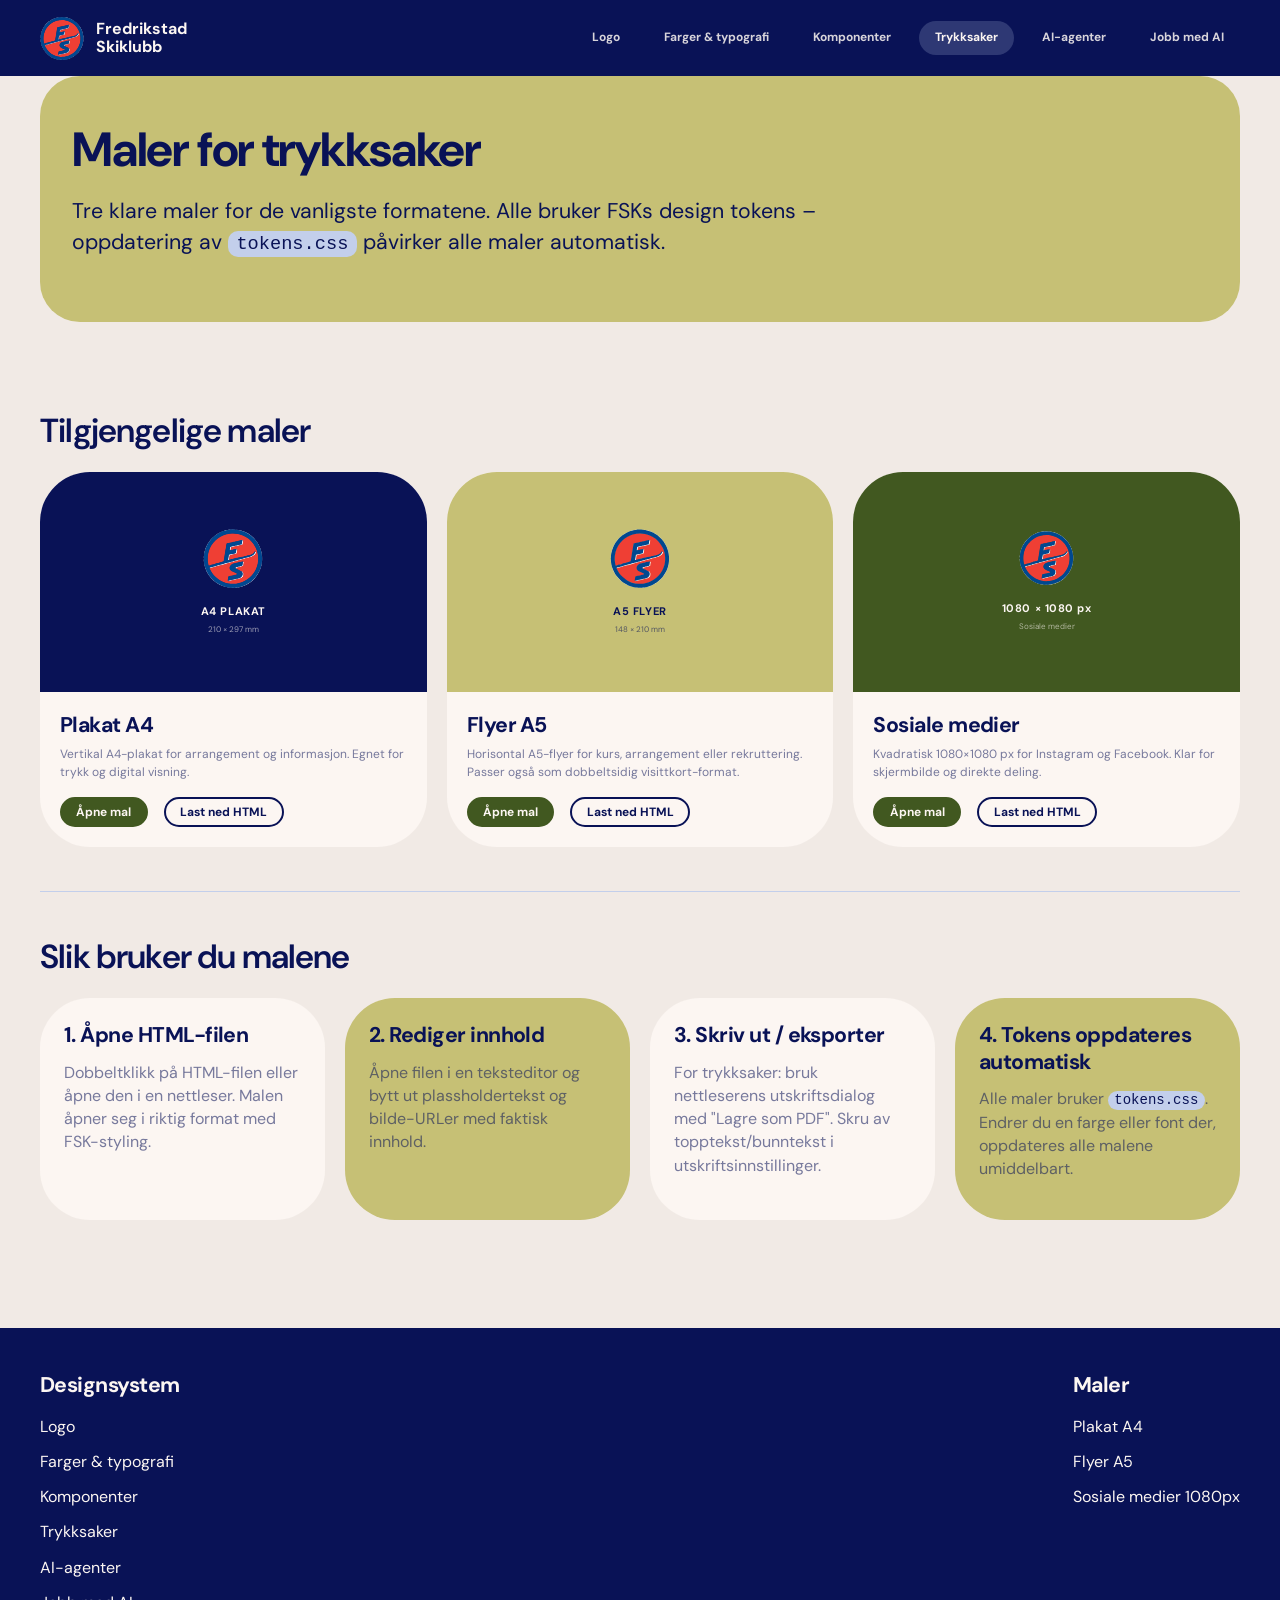
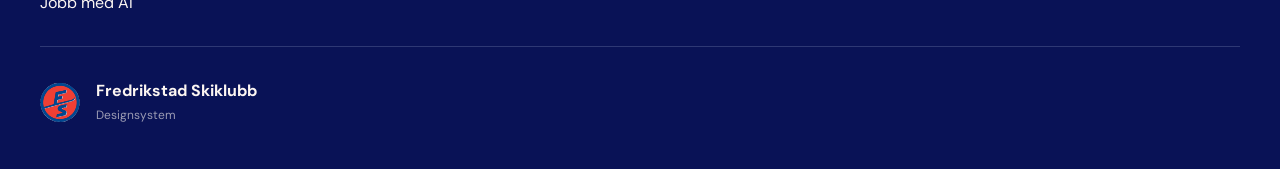
<file: pages/trykksaker.html>
<!DOCTYPE html>
<html lang="no">
<head>
  <meta charset="UTF-8">
  <meta name="viewport" content="width=device-width, initial-scale=1.0">
  <title>Trykksaker – FSK Designsystem</title>
  <link rel="icon" type="image/svg+xml" href="../assets/logo/fsk-logo-emblem.svg">
  <link rel="icon" type="image/png" href="../assets/logo/fsk-logo-emblem.png">
  <link rel="stylesheet" href="../css/tokens.css">
  <link rel="stylesheet" href="../css/base.css">
  <link rel="stylesheet" href="../css/components.css">
</head>
<body>

  <header class="site-header">
    <div class="container">
      <a class="brand" href="../index.html">
        <img src="../assets/logo/fsk-logo-emblem.svg" alt="FSK logo">
        <span class="brand-name">
          <span>Fredrikstad</span>
          <span>Skiklubb</span>
        </span>
      </a>
      <nav class="site-nav" aria-label="Hovedmeny">
        <a href="logo.html">Logo</a>
        <a href="farger-typografi.html">Farger &amp; typografi</a>
        <a href="komponenter.html">Komponenter</a>
        <a href="trykksaker.html" aria-current="page">Trykksaker</a>
        <a href="ai-agenter.html">AI-agenter</a>
        <a href="arbeid-med-ai.html">Jobb med AI</a>
      </nav>
    </div>
  </header>

  <main class="container">

    <div class="page-hero">
      <h1>Maler for trykksaker</h1>
      <p class="lead">Tre klare maler for de vanligste formatene. Alle bruker FSKs design tokens – oppdatering av <code>tokens.css</code> påvirker alle maler automatisk.</p>
    </div>

    <section class="section">
      <h2>Tilgjengelige maler</h2>

      <div class="template-grid">

        <div class="template-card">
          <div class="template-card__preview" style="background:var(--color-dark-blue);">
            <div style="text-align:center; color:var(--color-offwhite);">
              <img src="../assets/logo/fsk-logo-emblem.svg" alt="" style="width:60px; margin:0 auto var(--space-4);">
              <div style="font-size:11px; font-weight:700; letter-spacing:0.05em;">A4 PLAKAT</div>
              <div style="font-size:8px; opacity:0.6; margin-top:4px;">210 × 297 mm</div>
            </div>
          </div>
          <div class="template-card__body">
            <h3>Plakat A4</h3>
            <p>Vertikal A4-plakat for arrangement og informasjon. Egnet for trykk og digital visning.</p>
            <div class="btn-group">
              <a href="../assets/templates/plakat-a4.html" class="btn btn--sm" target="_blank">Åpne mal</a>
              <a href="../assets/templates/plakat-a4.html" class="btn btn--sm btn--outline" download>Last ned HTML</a>
            </div>
          </div>
        </div>

        <div class="template-card">
          <div class="template-card__preview" style="background:var(--color-light-green);">
            <div style="text-align:center; color:var(--color-dark-blue);">
              <img src="../assets/logo/fsk-logo-emblem.svg" alt="" style="width:60px; margin:0 auto var(--space-4);">
              <div style="font-size:11px; font-weight:700; letter-spacing:0.05em;">A5 FLYER</div>
              <div style="font-size:8px; opacity:0.6; margin-top:4px;">148 × 210 mm</div>
            </div>
          </div>
          <div class="template-card__body">
            <h3>Flyer A5</h3>
            <p>Horisontal A5-flyer for kurs, arrangement eller rekruttering. Passer også som dobbeltsidig visittkort-format.</p>
            <div class="btn-group">
              <a href="../assets/templates/flyer-a5.html" class="btn btn--sm" target="_blank">Åpne mal</a>
              <a href="../assets/templates/flyer-a5.html" class="btn btn--sm btn--outline" download>Last ned HTML</a>
            </div>
          </div>
        </div>

        <div class="template-card">
          <div class="template-card__preview" style="background:var(--color-green);">
            <div style="text-align:center; color:var(--color-offwhite);">
              <img src="../assets/logo/fsk-logo-emblem.svg" alt="" style="width:55px; margin:0 auto var(--space-4);">
              <div style="font-size:11px; font-weight:700; letter-spacing:0.05em;">1080 × 1080 px</div>
              <div style="font-size:8px; opacity:0.6; margin-top:4px;">Sosiale medier</div>
            </div>
          </div>
          <div class="template-card__body">
            <h3>Sosiale medier</h3>
            <p>Kvadratisk 1080×1080 px for Instagram og Facebook. Klar for skjermbilde og direkte deling.</p>
            <div class="btn-group">
              <a href="../assets/templates/sosiale-medier-1080.html" class="btn btn--sm" target="_blank">Åpne mal</a>
              <a href="../assets/templates/sosiale-medier-1080.html" class="btn btn--sm btn--outline" download>Last ned HTML</a>
            </div>
          </div>
        </div>

      </div>
    </section>

    <section class="section" style="border-top:1px solid var(--color-line);">
      <h2>Slik bruker du malene</h2>

      <div class="grid grid-2">
        <div class="card">
          <div class="card__body">
            <h3>1. Åpne HTML-filen</h3>
            <p>Dobbeltklikk på HTML-filen eller åpne den i en nettleser. Malen åpner seg i riktig format med FSK-styling.</p>
          </div>
        </div>
        <div class="card card--green">
          <div class="card__body">
            <h3>2. Rediger innhold</h3>
            <p>Åpne filen i en teksteditor og bytt ut plassholdertekst og bilde-URLer med faktisk innhold.</p>
          </div>
        </div>
        <div class="card">
          <div class="card__body">
            <h3>3. Skriv ut / eksporter</h3>
            <p>For trykksaker: bruk nettleserens utskriftsdialog med "Lagre som PDF". Skru av topptekst/bunntekst i utskriftsinnstillinger.</p>
          </div>
        </div>
        <div class="card card--green">
          <div class="card__body">
            <h3>4. Tokens oppdateres automatisk</h3>
            <p>Alle maler bruker <code>tokens.css</code>. Endrer du en farge eller font der, oppdateres alle malene umiddelbart.</p>
          </div>
        </div>
      </div>
    </section>

  </main>

  <footer class="site-footer">
    <div class="container">
      <div class="site-footer-inner">
        <div>
          <h3>Designsystem</h3>
          <nav>
            <a href="logo.html">Logo</a>
            <a href="farger-typografi.html">Farger &amp; typografi</a>
            <a href="komponenter.html">Komponenter</a>
            <a href="trykksaker.html">Trykksaker</a>
            <a href="ai-agenter.html">AI-agenter</a>
            <a href="arbeid-med-ai.html">Jobb med AI</a>
          </nav>
        </div>
        <div>
          <h3>Maler</h3>
          <nav>
            <a href="../assets/templates/plakat-a4.html" target="_blank">Plakat A4</a>
            <a href="../assets/templates/flyer-a5.html" target="_blank">Flyer A5</a>
            <a href="../assets/templates/sosiale-medier-1080.html" target="_blank">Sosiale medier 1080px</a>
          </nav>
        </div>
      </div>
      <div class="site-footer-bottom">
        <img src="../assets/logo/fsk-logo-emblem.svg" alt="FSK logo">
        <div>
          <strong style="color:var(--color-offwhite);">Fredrikstad Skiklubb</strong><br>
          <span>Designsystem</span>
        </div>
      </div>
    </div>
  </footer>

</body>
</html>
</file>
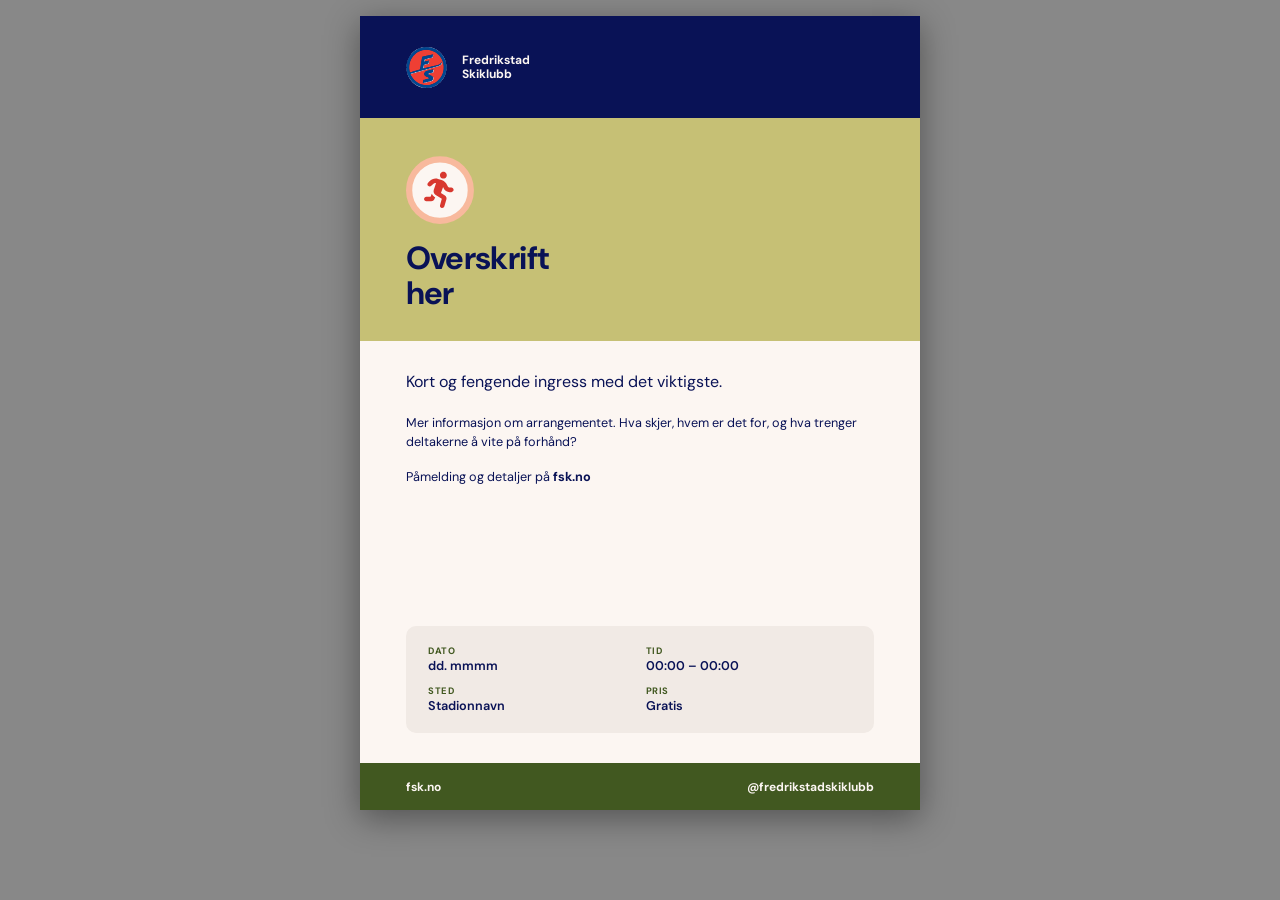
<file: assets/templates/flyer-a5.html>
<!DOCTYPE html>
<html lang="no">
<head>
  <meta charset="UTF-8">
  <title>FSK Flyer A5</title>
  <link rel="icon" type="image/svg+xml" href="../../assets/logo/fsk-logo-emblem.svg">
  <link rel="icon" type="image/png" href="../../assets/logo/fsk-logo-emblem.png">
  <link rel="stylesheet" href="../../css/tokens.css">
  <style>
    @page { size: A5 portrait; margin: 0; }
    * { box-sizing: border-box; }
    body { margin: 0; font-family: var(--font-sans); background: #888; }

    .sheet {
      width: 148mm; min-height: 210mm;
      margin: 16px auto;
      background: var(--color-offwhite);
      display: flex; flex-direction: column;
      box-shadow: 0 8px 32px rgba(0,0,0,.4);
    }

    /* Header */
    .sheet__top {
      background: var(--color-dark-blue);
      color: var(--color-offwhite);
      padding: 8mm 12mm;
      display: flex;
      align-items: center;
      gap: 4mm;
    }
    .sheet__top img { height: 11mm; width: auto; }
    .sheet__brand { font-weight: var(--fw-bold); font-size: 9pt; line-height: 1.2; }

    /* Hero */
    .sheet__hero {
      background: var(--color-light-green);
      padding: 10mm 12mm 8mm;
    }
    .sheet__category {
      display: inline-block;
      background: var(--color-green);
      color: var(--color-offwhite);
      font-size: 7pt;
      font-weight: var(--fw-bold);
      text-transform: uppercase;
      letter-spacing: 0.06em;
      padding: 2px 8px;
      border-radius: 999px;
      margin-bottom: 4mm;
    }
    .sheet__title {
      font-size: 24pt;
      line-height: 1.1;
      font-weight: var(--fw-bold);
      letter-spacing: -0.02em;
      color: var(--color-dark-blue);
      margin: 0;
    }

    /* Innhold */
    .sheet__body {
      padding: 8mm 12mm;
      flex: 1;
      display: flex;
      flex-direction: column;
    }
    .sheet__lead { font-size: 12pt; line-height: 1.4; color: var(--color-dark-blue); margin: 0 0 5mm; }
    .sheet__text { font-size: 9.5pt; line-height: 1.55; color: var(--color-dark-blue); margin: 0 0 4mm; }

    /* Info-boks */
    .sheet__info {
      background: var(--color-beige);
      border-radius: 10px;
      padding: 5mm 6mm;
      margin: auto 0 0;
      display: grid;
      grid-template-columns: 1fr 1fr;
      gap: 3mm;
    }
    .sheet__info-item {}
    .sheet__info-label { font-size: 7pt; font-weight: var(--fw-bold); text-transform: uppercase; letter-spacing: 0.06em; color: var(--color-green); }
    .sheet__info-value { font-size: 9.5pt; font-weight: var(--fw-semibold); color: var(--color-dark-blue); }

    /* Bunn */
    .sheet__bottom {
      background: var(--color-green);
      color: var(--color-offwhite);
      padding: 4mm 12mm;
      display: flex;
      justify-content: space-between;
      font-size: 9pt;
      font-weight: var(--fw-bold);
    }

    @media print {
      body { background: #fff; }
      .sheet { margin: 0; box-shadow: none; width: 100%; }
    }
  </style>
</head>
<body>
  <div class="sheet">

    <div class="sheet__top">
      <img src="../../assets/logo/fsk-logo-emblem.svg" alt="FSK logo">
      <div class="sheet__brand">Fredrikstad<br>Skiklubb</div>
    </div>

    <div class="sheet__hero">
      <!-- Ikon vises i hero – bytt til relevant ikon fra assets/icons/ -->
      <img src="../../assets/icons/orienteringsloper.svg" alt=""
           style="width:18mm; margin-bottom:3mm;">
      <h1 class="sheet__title">Overskrift<br>her</h1>
    </div>

    <div class="sheet__body">
      <p class="sheet__lead">Kort og fengende ingress med det viktigste.</p>
      <p class="sheet__text">Mer informasjon om arrangementet. Hva skjer, hvem er det for, og hva trenger deltakerne å vite på forhånd?</p>
      <p class="sheet__text">Påmelding og detaljer på <strong>fsk.no</strong></p>

      <div class="sheet__info">
        <div class="sheet__info-item">
          <div class="sheet__info-label">Dato</div>
          <div class="sheet__info-value">dd. mmmm</div>
        </div>
        <div class="sheet__info-item">
          <div class="sheet__info-label">Tid</div>
          <div class="sheet__info-value">00:00 – 00:00</div>
        </div>
        <div class="sheet__info-item">
          <div class="sheet__info-label">Sted</div>
          <div class="sheet__info-value">Stadionnavn</div>
        </div>
        <div class="sheet__info-item">
          <div class="sheet__info-label">Pris</div>
          <div class="sheet__info-value">Gratis</div>
        </div>
      </div>
    </div>

    <div class="sheet__bottom">
      <span>fsk.no</span>
      <span>@fredrikstadskiklubb</span>
    </div>

  </div>
</body>
</html>
</file>
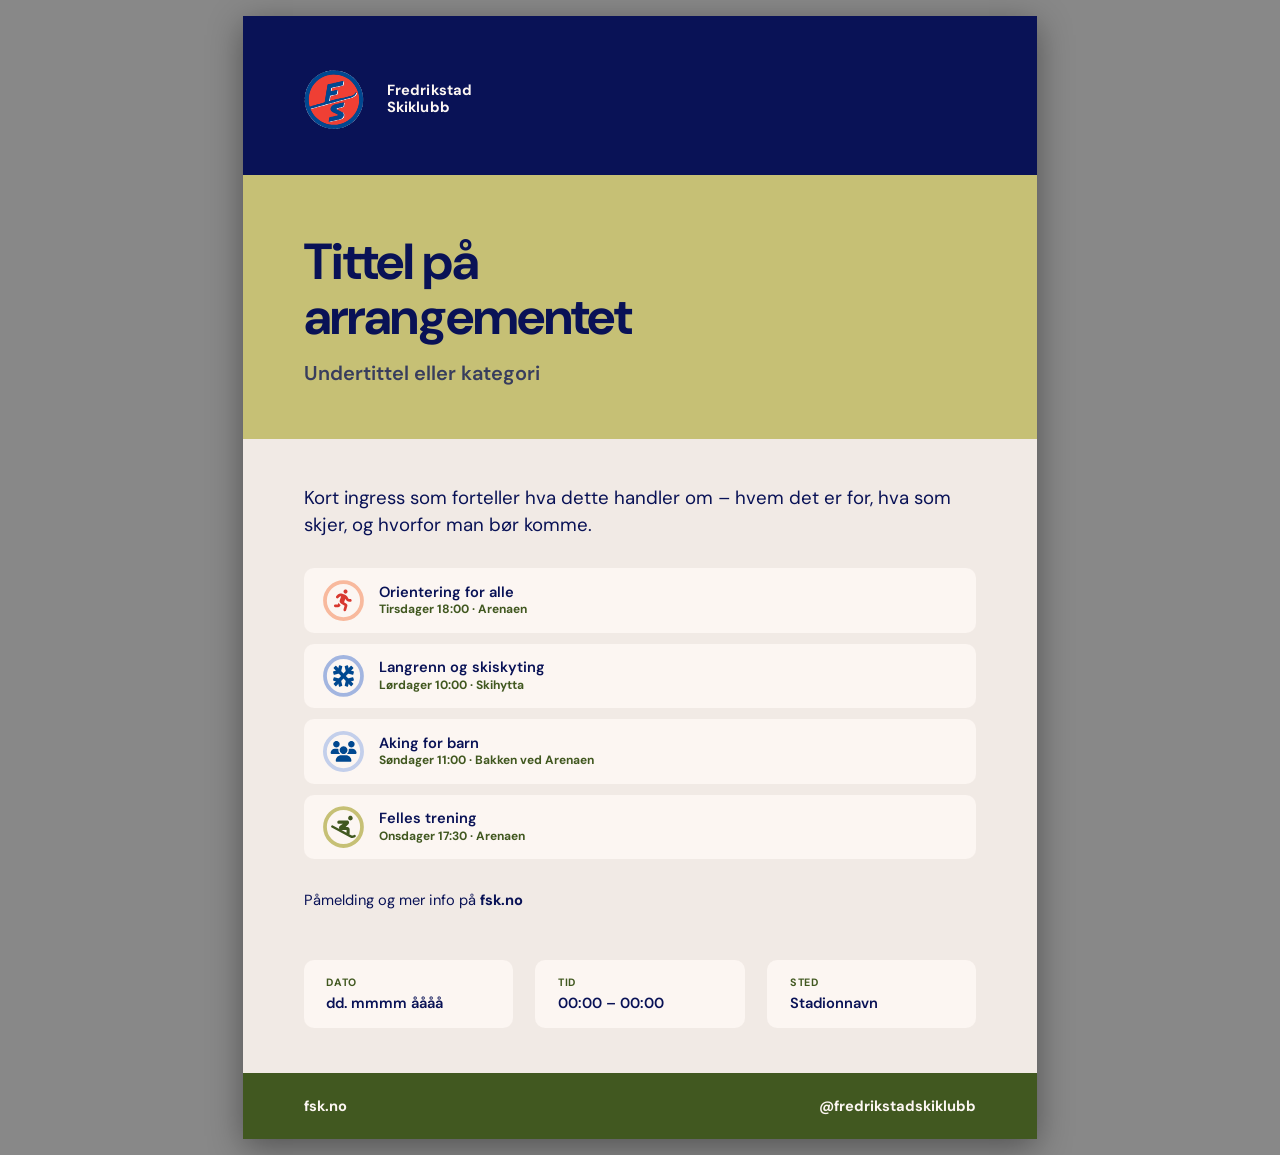
<file: assets/templates/plakat-a4.html>
<!DOCTYPE html>
<html lang="no">
<head>
  <meta charset="UTF-8">
  <title>FSK Plakat A4</title>
  <link rel="icon" type="image/svg+xml" href="../../assets/logo/fsk-logo-emblem.svg">
  <link rel="icon" type="image/png" href="../../assets/logo/fsk-logo-emblem.png">
  <link rel="stylesheet" href="../../css/tokens.css">
  <style>
    @page { size: A4 portrait; margin: 0; }
    * { box-sizing: border-box; }
    body { margin: 0; font-family: var(--font-sans); background: #888; }

    .sheet {
      width: 210mm; min-height: 297mm;
      margin: 16px auto;
      background: var(--color-beige);
      display: flex; flex-direction: column;
      box-shadow: 0 8px 32px rgba(0,0,0,.4);
    }

    /* Toppseksjon – mørk blå */
    .sheet__top {
      background: var(--color-dark-blue);
      color: var(--color-offwhite);
      padding: 14mm 16mm 12mm;
      display: flex;
      align-items: center;
      gap: 6mm;
    }
    .sheet__top img { height: 16mm; width: auto; }
    .sheet__brand {
      font-weight: var(--fw-bold);
      font-size: 11pt;
      line-height: 1.2;
      letter-spacing: 0.01em;
    }

    /* Tittelblokk – lys grønn */
    .sheet__hero {
      background: var(--color-light-green);
      padding: 16mm 16mm 14mm;
    }
    .sheet__title {
      font-size: 38pt;
      line-height: 1.08;
      font-weight: var(--fw-bold);
      letter-spacing: -0.02em;
      color: var(--color-dark-blue);
      margin: 0;
    }
    .sheet__subtitle {
      font-size: 15pt;
      font-weight: var(--fw-semibold);
      color: var(--color-dark-blue);
      margin: 4mm 0 0;
      opacity: 0.75;
    }

    /* Innhold */
    .sheet__body {
      padding: 12mm 16mm;
      flex: 1;
      display: flex;
      flex-direction: column;
      gap: 8mm;
    }
    .sheet__lead {
      font-size: 14pt;
      line-height: 1.45;
      color: var(--color-dark-blue);
      margin: 0;
    }
    .sheet__text {
      font-size: 11pt;
      line-height: 1.55;
      color: var(--color-dark-blue);
      margin: 0;
    }

    /* Aktivitetsliste med ikoner */
    .sheet__activities {
      display: flex;
      flex-direction: column;
      gap: 3mm;
    }
    .sheet__activity {
      display: flex;
      align-items: center;
      gap: 4mm;
      background: var(--color-offwhite);
      border-radius: 10px;
      padding: 3mm 5mm;
    }
    .sheet__activity img {
      width: 11mm;
      height: 11mm;
      flex-shrink: 0;
    }
    .sheet__activity-label {
      font-size: 11pt;
      font-weight: var(--fw-semibold);
      color: var(--color-dark-blue);
      line-height: 1.2;
    }
    .sheet__activity-meta {
      font-size: 9pt;
      color: var(--color-green);
      font-weight: var(--fw-bold);
    }

    /* Info-rad */
    .sheet__info {
      display: flex;
      gap: 6mm;
      margin-top: auto;
    }
    .sheet__info-item {
      background: var(--color-offwhite);
      border-radius: 10px;
      padding: 4mm 6mm;
      flex: 1;
    }
    .sheet__info-label {
      font-size: 8pt;
      font-weight: var(--fw-bold);
      text-transform: uppercase;
      letter-spacing: 0.06em;
      color: var(--color-green);
      margin-bottom: 1mm;
    }
    .sheet__info-value {
      font-size: 11pt;
      font-weight: var(--fw-semibold);
      color: var(--color-dark-blue);
    }

    /* Bunnseksjon */
    .sheet__bottom {
      background: var(--color-green);
      color: var(--color-offwhite);
      padding: 6mm 16mm;
      display: flex;
      align-items: center;
      justify-content: space-between;
      font-weight: var(--fw-bold);
      font-size: 11pt;
    }

    @media print {
      body { background: #fff; }
      .sheet { margin: 0; box-shadow: none; width: 100%; }
    }
  </style>
</head>
<body>
  <div class="sheet">

    <div class="sheet__top">
      <img src="../../assets/logo/fsk-logo-emblem.svg" alt="FSK logo">
      <div class="sheet__brand">Fredrikstad<br>Skiklubb</div>
    </div>

    <div class="sheet__hero">
      <h1 class="sheet__title">Tittel på<br>arrangementet</h1>
      <p class="sheet__subtitle">Undertittel eller kategori</p>
    </div>

    <div class="sheet__body">
      <p class="sheet__lead">Kort ingress som forteller hva dette handler om – hvem det er for, hva som skjer, og hvorfor man bør komme.</p>

      <!-- Aktivitetsliste – bytt ikon og tekst etter behov -->
      <div class="sheet__activities">
        <div class="sheet__activity">
          <img src="../../assets/icons/orienteringsloper.svg" alt="">
          <div>
            <div class="sheet__activity-label">Orientering for alle</div>
            <div class="sheet__activity-meta">Tirsdager 18:00 · Arenaen</div>
          </div>
        </div>
        <div class="sheet__activity">
          <img src="../../assets/icons/snofnugg.svg" alt="">
          <div>
            <div class="sheet__activity-label">Langrenn og skiskyting</div>
            <div class="sheet__activity-meta">Lørdager 10:00 · Skihytta</div>
          </div>
        </div>
        <div class="sheet__activity">
          <img src="../../assets/icons/ake.svg" alt="">
          <div>
            <div class="sheet__activity-label">Aking for barn</div>
            <div class="sheet__activity-meta">Søndager 11:00 · Bakken ved Arenaen</div>
          </div>
        </div>
        <div class="sheet__activity">
          <img src="../../assets/icons/flerepersoner.svg" alt="">
          <div>
            <div class="sheet__activity-label">Felles trening</div>
            <div class="sheet__activity-meta">Onsdager 17:30 · Arenaen</div>
          </div>
        </div>
      </div>

      <p class="sheet__text">Påmelding og mer info på <strong>fsk.no</strong></p>

      <div class="sheet__info">
        <div class="sheet__info-item">
          <div class="sheet__info-label">Dato</div>
          <div class="sheet__info-value">dd. mmmm åååå</div>
        </div>
        <div class="sheet__info-item">
          <div class="sheet__info-label">Tid</div>
          <div class="sheet__info-value">00:00 – 00:00</div>
        </div>
        <div class="sheet__info-item">
          <div class="sheet__info-label">Sted</div>
          <div class="sheet__info-value">Stadionnavn</div>
        </div>
      </div>
    </div>

    <div class="sheet__bottom">
      <span>fsk.no</span>
      <span>@fredrikstadskiklubb</span>
    </div>

  </div>
</body>
</html>
</file>
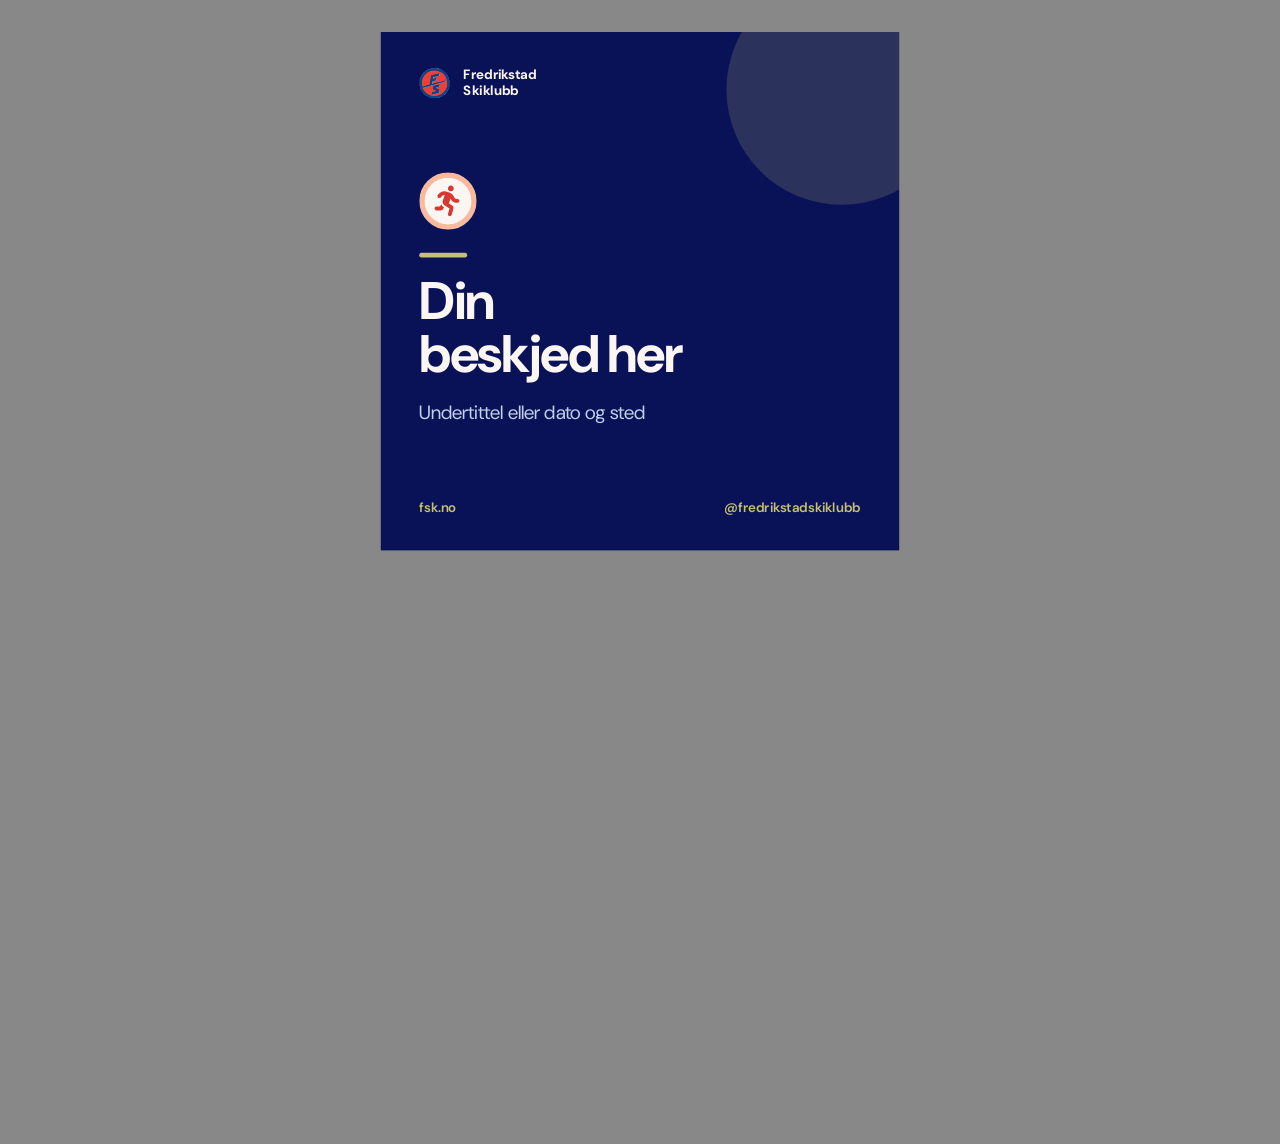
<file: assets/templates/sosiale-medier-1080.html>
<!DOCTYPE html>
<html lang="no">
<head>
  <meta charset="UTF-8">
  <title>FSK Sosiale medier 1080×1080</title>
  <link rel="icon" type="image/svg+xml" href="../../assets/logo/fsk-logo-emblem.svg">
  <link rel="icon" type="image/png" href="../../assets/logo/fsk-logo-emblem.png">
  <link rel="stylesheet" href="../../css/tokens.css">
  <style>
    * { box-sizing: border-box; }
    body {
      margin: 0;
      font-family: var(--font-sans);
      background: #888;
      display: grid;
      place-items: center;
      min-height: 100vh;
      padding: 32px;
    }

    /* 1080×1080 skalert ned for skjermvisning */
    .post-wrap {
      transform: scale(0.48);
      transform-origin: top center;
      width: 1080px;
      height: 1080px;
    }

    .post {
      width: 1080px;
      height: 1080px;
      background: var(--color-dark-blue);
      color: var(--color-offwhite);
      display: flex;
      flex-direction: column;
      position: relative;
      overflow: hidden;
    }

    /* Dekorativ grønn blokk øverst til høyre */
    .post::before {
      content: "";
      position: absolute;
      top: -120px;
      right: -120px;
      width: 480px;
      height: 480px;
      background: var(--color-light-green);
      border-radius: 50%;
      opacity: 0.18;
    }

    /* Header */
    .post__header {
      display: flex;
      align-items: center;
      gap: 28px;
      padding: 72px 80px 0;
    }
    .post__header img { height: 64px; width: auto; }
    .post__brand {
      font-weight: var(--fw-bold);
      font-size: 28px;
      line-height: 1.2;
      color: var(--color-offwhite);
    }

    /* Innhold */
    .post__body {
      flex: 1;
      display: flex;
      flex-direction: column;
      justify-content: center;
      padding: 0 80px;
    }
    .post__category {
      display: inline-block;
      background: var(--color-light-green);
      color: var(--color-dark-blue);
      font-size: 20px;
      font-weight: var(--fw-bold);
      text-transform: uppercase;
      letter-spacing: 0.08em;
      padding: 8px 24px;
      border-radius: 999px;
      margin-bottom: 48px;
      align-self: flex-start;
    }
    .post__bar {
      width: 100px;
      height: 10px;
      background: var(--color-light-green);
      border-radius: 999px;
      margin-bottom: 36px;
    }
    .post__title {
      font-size: 110px;
      line-height: 1.0;
      font-weight: var(--fw-bold);
      letter-spacing: -0.03em;
      color: var(--color-offwhite);
      margin: 0;
    }
    .post__subtitle {
      font-size: 40px;
      font-weight: var(--fw-normal);
      color: var(--color-light-blue);
      margin: 40px 0 0;
      line-height: 1.3;
    }

    /* Footer */
    .post__footer {
      display: flex;
      align-items: center;
      justify-content: space-between;
      padding: 0 80px 72px;
      font-size: 28px;
      font-weight: var(--fw-semibold);
      color: var(--color-light-green);
    }

    @media print {
      @page { size: 1080px 1080px; margin: 0; }
      body { background: transparent; padding: 0; display: block; }
      .post-wrap { transform: none; }
    }
  </style>
</head>
<body>
  <div class="post-wrap">
    <div class="post">

      <div class="post__header">
        <img src="../../assets/logo/fsk-logo-emblem.svg" alt="FSK logo">
        <div class="post__brand">Fredrikstad<br>Skiklubb</div>
      </div>

      <div class="post__body">
        <!-- Bytt ikon etter aktivitetstype -->
        <img src="../../assets/icons/orienteringsloper.svg" alt=""
             style="width:120px; height:120px; margin-bottom:48px;">
        <div class="post__bar"></div>
        <h1 class="post__title">Din<br>beskjed her</h1>
        <p class="post__subtitle">Undertittel eller dato og sted</p>
      </div>

      <div class="post__footer">
        <span>fsk.no</span>
        <span>@fredrikstadskiklubb</span>
      </div>

    </div>
  </div>
</body>
</html>
</file>
<file: css/tokens.css>
/* ==========================================================================
   FSK Designsystem – Design tokens
   Verdier hentet direkte fra fsk.no (DOM/CSS-inspeksjon) og bekreftet
   mot PowerPoint-malen. Se research/design-rapport.md for kildedata.
   ========================================================================== */

/* --- Webfont: DM Sans (variabel TTF) ------------------------------------- */
@font-face {
  font-family: "DM Sans";
  src: url("../assets/fonts/DMSans-VariableFont_opsz,wght.ttf") format("truetype");
  font-weight: 100 1000;
  font-style: normal;
  font-display: swap;
}
@font-face {
  font-family: "DM Sans";
  src: url("../assets/fonts/DMSans-Italic-VariableFont_opsz,wght.ttf") format("truetype");
  font-weight: 100 1000;
  font-style: italic;
  font-display: swap;
}
@font-face {
  font-family: "DM Sans Fallback";
  src: local("Arial");
  ascent-override: 94.90%;
  descent-override: 29.66%;
  line-gap-override: 0.00%;
  size-adjust: 104.53%;
}

:root {
  /* --- Fargepalett (fsk.no CSS-variabelnavn) ----------------------------- */
  --color-dark-blue:   #091256;  /* tekst, header, footer */
  --color-light-blue:  #c3cfeb;  /* sekundær knapp, ramme */
  --color-bright-blue: #004890;  /* aksent, input-ramme   */
  --color-green:       #415820;  /* primær CTA, badge     */
  --color-light-green: #c6c075;  /* kort, hero-boks       */
  --color-offwhite:    #fcf6f2;  /* overflater, knapper   */
  --color-beige:       #f1eae5;  /* sidebakgrunn          */
  --color-red:         #d8382f;  /* advarsel/fare         */
  --color-peach:       #f8b99d;  /* aksent varm           */
  --color-black:       #000000;
  --color-white:       #ffffff;

  /* --- Semantiske aliaser ----------------------------------------------- */
  --color-ink:      var(--color-dark-blue);
  --color-ink-soft: color-mix(in srgb, var(--color-dark-blue) 55%, transparent);
  --color-bg:       var(--color-beige);
  --color-surface:  var(--color-offwhite);
  --color-line:     var(--color-light-blue);
  --color-primary:  var(--color-green);
  --color-secondary: var(--color-light-blue);
  --color-accent:   var(--color-bright-blue);
  --color-danger:   var(--color-red);
  --color-success:  var(--color-green);

  /* --- Typografi --------------------------------------------------------- */
  --font-sans: "DM Sans", "DM Sans Fallback", ui-sans-serif, system-ui, sans-serif;
  --font-mono: ui-monospace, "SFMono-Regular", Menlo, Monaco, Consolas, monospace;

  /* Typeskala (fsk.no-verdier, fast rem – ikke fluid) */
  --text-xs:   0.667rem;   /* ~10.7px – caption       */
  --text-sm:   0.75rem;    /* 12px    – liten tekst   */
  --text-base: 1rem;       /* 16px    – brødtekst     */
  --text-lg:   1.333rem;   /* ~21.3px – ingress/h3    */
  --text-xl:   2.083rem;   /* ~33.3px – h2            */
  --text-2xl:  3rem;       /* 48px    – h1            */

  /* Bakoverkompatibel skala (brukes av eksisterende komponenter) */
  --fs-100: var(--text-xs);
  --fs-200: var(--text-sm);
  --fs-300: var(--text-base);
  --fs-400: var(--text-lg);
  --fs-700: var(--text-xl);
  --fs-800: var(--text-2xl);

  /* Linjehøyder */
  --lh-tight:  1.25;
  --lh-normal: 1.45;
  --lh-loose:  1.5;

  /* Font-vekter */
  --fw-normal:   400;
  --fw-medium:   500;
  --fw-semibold: 600;
  --fw-bold:     700;

  /* Letter-spacing */
  --tracking-tight: -0.025em;
  --tracking-wide:   0.025em;

  /* --- Avstand (0.25rem = 4px base) ------------------------------------ */
  --space-1:  0.25rem;   /*  4px */
  --space-2:  0.5rem;    /*  8px */
  --space-3:  0.75rem;   /* 12px */
  --space-4:  1rem;      /* 16px */
  --space-5:  1.25rem;   /* 20px */
  --space-6:  1.5rem;    /* 24px */
  --space-7:  1.75rem;   /* 28px */
  --space-8:  2rem;      /* 32px */
  --space-9:  2.25rem;   /* 36px */
  --space-11: 2.75rem;   /* 44px */
  --space-16: 4rem;      /* 64px */
  --space-20: 5rem;      /* 80px */

  /* --- Border-radius (fsk.no) ------------------------------------------ */
  --radius-xs:   0.55rem;   /* ikke aktivt i bruk */
  --radius-sm:   10px;
  --radius-md:   15px;
  --radius-lg:   25px;      /* highlight-tekst    */
  --radius-xl:   40px;      /* hero-boks          */
  --radius-2xl:  50px;      /* nyhetskort         */
  --radius-full: 9999px;    /* knapper, input     */

  /* --- Skygger --------------------------------------------------------- */
  --shadow-sm: 0 1px 2px rgba(9, 18, 86, 0.07);
  --shadow-md: 0 4px 6px -1px rgba(9, 18, 86, 0.10), 0 2px 4px -2px rgba(9, 18, 86, 0.10);

  /* --- Transitions ------------------------------------------------------ */
  --transition: 0.15s cubic-bezier(.4, 0, .2, 1);
  --ease-in:    cubic-bezier(.4, 0, 1, 1);

  /* --- Container -------------------------------------------------------- */
  --container: 1200px;
}
</file>
<file: css/base.css>
/* ==========================================================================
   FSK Designsystem – Base
   Reset, grunntypografi og delt layout (header, footer, container).
   ========================================================================== */

*, *::before, *::after { box-sizing: border-box; }

html { -webkit-text-size-adjust: 100%; }

body {
  margin: 0;
  font-family: var(--font-sans);
  font-size: var(--text-base);
  line-height: var(--lh-normal);
  color: var(--color-ink);
  background: var(--color-bg);
}

h1, h2, h3, h4, h5 {
  font-family: var(--font-sans);
  line-height: var(--lh-tight);
  font-weight: var(--fw-bold);
  letter-spacing: var(--tracking-tight);
  margin: 0 0 var(--space-5);
  color: var(--color-ink);
}
h1 { font-size: var(--text-2xl); }
h2 { font-size: var(--text-xl); font-weight: var(--fw-semibold); }
h3 { font-size: var(--text-lg); }
h4 { font-size: var(--text-lg); font-weight: var(--fw-semibold); }
h5 { font-size: var(--text-base); font-weight: var(--fw-semibold); }

p { margin: 0 0 var(--space-5); max-width: 65ch; }

a { color: var(--color-bright-blue); text-decoration: underline; text-underline-offset: 4px; }
a:hover { color: var(--color-dark-blue); }

img, svg { max-width: 100%; height: auto; display: block; }

code, pre {
  font-family: var(--font-mono);
  font-size: var(--text-sm);
}
pre {
  background: var(--color-dark-blue);
  color: var(--color-offwhite);
  padding: var(--space-5);
  border-radius: var(--radius-md);
  overflow-x: auto;
}
pre code { color: inherit; }
:not(pre) > code {
  background: var(--color-light-blue);
  color: var(--color-dark-blue);
  padding: 0.1em 0.45em;
  border-radius: var(--radius-sm);
  font-size: 0.875em;
}

/* --- Layout -------------------------------------------------------------- */
.container {
  width: min(100% - 2 * var(--space-6), var(--container));
  margin-inline: auto;
}

.section { padding-block: var(--space-11); }

/* --- Site header --------------------------------------------------------- */
.site-header {
  position: sticky;
  top: 0;
  z-index: 10;
  background: var(--color-dark-blue);
  color: var(--color-offwhite);
}
.site-header .container {
  display: flex;
  align-items: center;
  justify-content: space-between;
  gap: var(--space-5);
  padding-block: var(--space-4);
}
.site-header .brand {
  display: flex;
  align-items: center;
  gap: var(--space-3);
  font-weight: var(--fw-bold);
  font-size: var(--text-base);
  color: var(--color-offwhite);
  text-decoration: none;
}
.site-header .brand img {
  width: 2.75rem;
  height: 2.75rem;
  flex-shrink: 0;
}
.site-header .brand-name {
  display: flex;
  flex-direction: column;
  line-height: 1.1;
  font-size: var(--text-base);
}
.site-nav {
  display: flex;
  flex-wrap: wrap;
  gap: var(--space-3);
  align-items: center;
}
.site-nav a {
  color: var(--color-offwhite);
  text-decoration: none;
  font-size: var(--text-sm);
  font-weight: var(--fw-bold);
  padding: var(--space-2) var(--space-4);
  border-radius: var(--radius-full);
  transition: background var(--transition);
  opacity: 0.85;
}
.site-nav a:hover,
.site-nav a[aria-current="page"] {
  background: rgba(195, 207, 235, 0.2);
  opacity: 1;
}
.site-nav a.nav-cta {
  background: var(--color-light-blue);
  color: var(--color-dark-blue);
  opacity: 1;
}
.site-nav a.nav-cta:hover {
  background: var(--color-offwhite);
}

/* --- Hero ---------------------------------------------------------------- */
.hero {
  background: var(--color-light-green);
  border-radius: var(--radius-xl);
  margin: var(--space-8) auto;
  max-width: min(100% - 2 * var(--space-6), var(--container));
  padding: var(--space-11) var(--space-8);
}
.hero h1 { color: var(--color-dark-blue); }
.hero p { color: var(--color-dark-blue); font-size: var(--text-lg); max-width: 55ch; }

/* H1 highlight-effekt (fsk.no "highlighted-title") */
.highlight-title {
  display: inline;
  background: var(--color-light-green);
  -webkit-box-decoration-break: clone;
  box-decoration-break: clone;
  border-radius: var(--radius-lg);
  padding: 0.1em 0.3em;
  line-height: var(--lh-loose);
}

/* --- Page hero (innholdssider) ------------------------------------------- */
.page-hero {
  background: var(--color-light-green);
  border-radius: var(--radius-xl);
  padding: var(--space-11) var(--space-8);
  margin-bottom: var(--space-11);
}
.page-hero h1 { color: var(--color-dark-blue); margin-bottom: var(--space-4); }
.page-hero .lead { font-size: var(--text-lg); color: var(--color-dark-blue); max-width: 55ch; }

/* --- Lead ---------------------------------------------------------------- */
.lead { font-size: var(--text-lg); color: var(--color-ink-soft); }

/* --- Footer -------------------------------------------------------------- */
.site-footer {
  background: var(--color-dark-blue);
  color: var(--color-offwhite);
  padding-block: var(--space-11);
  margin-top: var(--space-16);
}
.site-footer .container {
  display: flex;
  flex-direction: column;
  gap: var(--space-8);
}
.site-footer-inner {
  display: flex;
  flex-wrap: wrap;
  gap: var(--space-11);
  justify-content: space-between;
}
.site-footer h3 {
  font-size: var(--text-lg);
  font-weight: var(--fw-bold);
  color: var(--color-offwhite);
  margin-bottom: var(--space-4);
}
.site-footer a {
  color: var(--color-offwhite);
  text-decoration: underline;
  text-underline-offset: 4px;
  text-decoration-color: transparent;
  transition: text-decoration-color var(--transition);
  font-size: var(--text-base);
}
.site-footer a:hover { text-decoration-color: var(--color-offwhite); }
.site-footer nav { display: flex; flex-direction: column; gap: var(--space-3); }
.site-footer-bottom {
  display: flex;
  align-items: center;
  gap: var(--space-4);
  flex-wrap: wrap;
  border-top: 1px solid rgba(195, 207, 235, 0.2);
  padding-top: var(--space-8);
}
.site-footer-bottom img { width: 2.5rem; height: 2.5rem; }
.site-footer-bottom span { font-size: var(--text-sm); opacity: 0.6; }

/* --- Hjelpeklasser ------------------------------------------------------- */
.muted { color: var(--color-ink-soft); }
.grid { display: grid; gap: var(--space-5); }
.grid-2 { grid-template-columns: repeat(auto-fit, minmax(280px, 1fr)); }
.grid-3 { grid-template-columns: repeat(auto-fit, minmax(220px, 1fr)); }
.stack > * + * { margin-top: var(--space-5); }
.text-sm { font-size: var(--text-sm); }
.text-lg { font-size: var(--text-lg); }

/* Fjerner TODO-merke (ikke lenger nødvendig) */
.todo { display: none; }
</file>
<file: css/components.css>
/* ==========================================================================
   FSK Designsystem – Komponenter
   Gjenbrukbare UI-komponenter. Alle verdier speiler fsk.no.
   ========================================================================== */

/* --- Knapper ------------------------------------------------------------- */
/*
  5 varianter:
    .btn                 → primær (grønn)
    .btn--secondary      → sekundær (lysblå)
    .btn--outline        → outline (mørk blå)
    .btn--light          → lys overflate (offwhite)
    .btn--sm             → liten versjon
  Alle bruker rounded-full (fsk.no-mønster).
*/
.btn {
  --btn-bg: var(--color-green);
  --btn-fg: var(--color-offwhite);
  --btn-border: var(--color-green);
  display: inline-flex;
  align-items: center;
  justify-content: center;
  gap: var(--space-3);
  font-family: var(--font-sans);
  font-size: var(--text-base);
  font-weight: var(--fw-normal);
  line-height: 1;
  padding: 0.75em 1.5em;
  border: 2px solid var(--btn-border);
  border-radius: var(--radius-full);
  background: var(--btn-bg);
  color: var(--btn-fg);
  text-decoration: none;
  cursor: pointer;
  transition: background var(--transition), color var(--transition), border-color var(--transition);
  white-space: nowrap;
}
.btn:hover {
  filter: brightness(1.07);
}
.btn:focus-visible {
  outline: 3px solid var(--color-bright-blue);
  outline-offset: 3px;
}
.btn svg { width: 1.1em; height: 1.1em; flex-shrink: 0; }

/* Sekundær – lysblå */
.btn--secondary {
  --btn-bg: var(--color-light-blue);
  --btn-fg: var(--color-dark-blue);
  --btn-border: var(--color-light-blue);
}

/* Outline / ghost – mørk blå */
.btn--outline {
  --btn-bg: transparent;
  --btn-fg: var(--color-dark-blue);
  --btn-border: var(--color-dark-blue);
}
.btn--outline:hover {
  --btn-bg: var(--color-dark-blue);
  --btn-fg: var(--color-offwhite);
  filter: none;
}

/* Lys (på mørk bakgrunn) */
.btn--light {
  --btn-bg: var(--color-offwhite);
  --btn-fg: var(--color-dark-blue);
  --btn-border: var(--color-offwhite);
}

/* Størrelser */
.btn--lg { font-size: var(--text-lg); padding: 0.7em 1.5em; }
.btn--sm {
  font-size: var(--text-sm);
  font-weight: var(--fw-bold);
  padding: 0.6em 1.2em;
}

/* Gruppe av knapper */
.btn-group {
  display: flex;
  flex-wrap: wrap;
  gap: var(--space-4);
  align-items: center;
}

/* --- Kort ---------------------------------------------------------------- */
.card {
  background: var(--color-offwhite);
  border-radius: var(--radius-2xl);
  overflow: hidden;
  display: flex;
  flex-direction: column;
}
.card__body {
  padding: var(--space-6);
  flex: 1;
  display: flex;
  flex-direction: column;
}
.card__body h3 { margin-bottom: var(--space-3); }
.card__body p { margin-bottom: var(--space-4); color: var(--color-ink-soft); }

/* Kort med grønn bakgrunn (nyhetskort-stil) */
.card--green {
  background: var(--color-light-green);
}

/* Lenkekort (klikbart) */
.card--link {
  text-decoration: none;
  color: inherit;
  transition: transform var(--transition), box-shadow var(--transition);
  cursor: pointer;
}
.card--link:hover {
  transform: translateY(-3px);
  box-shadow: var(--shadow-md);
}

/* Kort med bilde øverst */
.card__img {
  width: 100%;
  height: 200px;
  object-fit: cover;
}
.card__img-placeholder {
  width: 100%;
  height: 200px;
  background: var(--color-light-green);
  display: flex;
  align-items: center;
  justify-content: center;
}
.card__img-placeholder img {
  width: 4rem;
  height: 4rem;
  opacity: 0.6;
}

/* --- Badge / Tag --------------------------------------------------------- */
.badge {
  display: inline-flex;
  align-items: center;
  gap: var(--space-2);
  font-size: var(--text-base);
  font-weight: var(--fw-normal);
  padding: 0.4em 0.9em;
  border-radius: var(--radius-full);
  background: var(--color-green);
  color: var(--color-offwhite);
  line-height: 1;
}
.badge svg { width: 1em; height: 1em; }

.badge--blue {
  background: var(--color-light-blue);
  color: var(--color-dark-blue);
}
.badge--red {
  background: var(--color-red);
  color: var(--color-white);
}
.badge--beige {
  background: var(--color-beige);
  color: var(--color-dark-blue);
}

/* --- Skjema -------------------------------------------------------------- */
.field { margin-bottom: var(--space-5); }
.field label {
  display: block;
  font-size: var(--text-sm);
  font-weight: var(--fw-normal);
  color: var(--color-ink);
  margin-bottom: var(--space-3);
}
.field input,
.field select,
.field textarea {
  width: 100%;
  font-family: var(--font-sans);
  font-size: var(--text-base);
  padding: 0.7em 1.2em;
  border: 1px solid var(--color-bright-blue);
  border-radius: var(--radius-full);
  background: var(--color-offwhite);
  color: var(--color-ink);
  transition: border-color var(--transition);
  appearance: none;
}
.field textarea { border-radius: var(--radius-lg); resize: vertical; min-height: 6em; }
.field input:hover,
.field select:hover,
.field textarea:hover  { border-color: var(--color-light-blue); }
.field input:focus,
.field select:focus,
.field textarea:focus {
  outline: none;
  border-color: var(--color-bright-blue);
  box-shadow: 0 0 0 3px color-mix(in srgb, var(--color-bright-blue) 20%, transparent);
}

/* Select-wrapper med stilisert bakgrunn */
.select-wrap {
  position: relative;
  display: inline-block;
}
.select-wrap select {
  padding-right: 2.5em;
  background: var(--color-light-blue);
  border-color: var(--color-light-blue);
  color: var(--color-dark-blue);
  cursor: pointer;
}
.select-wrap::after {
  content: "▾";
  position: absolute;
  right: 1em;
  top: 50%;
  transform: translateY(-50%);
  pointer-events: none;
  color: var(--color-dark-blue);
}

/* --- Fargekort (farger & typografi-side) --------------------------------- */
.swatches {
  display: grid;
  gap: var(--space-4);
  grid-template-columns: repeat(auto-fill, minmax(160px, 1fr));
}
.swatch {
  border-radius: var(--radius-md);
  overflow: hidden;
  background: var(--color-offwhite);
  cursor: pointer;
  text-align: left;
  font: inherit;
  padding: 0;
  border: 1px solid rgba(9, 18, 86, 0.1);
  transition: transform var(--transition);
}
.swatch:hover { transform: translateY(-2px); }
.swatch__color { height: 80px; }
.swatch__meta { padding: var(--space-3) var(--space-3) var(--space-4); }
.swatch__name { font-weight: var(--fw-bold); font-size: var(--text-sm); display: block; margin-bottom: var(--space-1); }
.swatch__token { font-family: var(--font-mono); font-size: var(--text-xs); color: var(--color-ink-soft); display: block; margin-bottom: var(--space-1); }
.swatch__hex { font-family: var(--font-mono); font-size: var(--text-xs); color: var(--color-ink-soft); }
.swatch.copied .swatch__hex::after { content: " ✓"; color: var(--color-green); }

/* --- Typeprøve ----------------------------------------------------------- */
.type-row {
  display: flex;
  align-items: baseline;
  gap: var(--space-5);
  padding-block: var(--space-4);
  border-bottom: 1px solid var(--color-line);
  flex-wrap: wrap;
}
.type-row .label {
  flex: 0 0 8rem;
  color: var(--color-ink-soft);
  font-size: var(--text-xs);
  font-family: var(--font-mono);
}

/* --- Do / Don't ---------------------------------------------------------- */
.dodont { display: grid; gap: var(--space-5); grid-template-columns: repeat(auto-fit, minmax(260px, 1fr)); }
.dodont__item { border-radius: var(--radius-2xl); overflow: hidden; background: var(--color-offwhite); }
.dodont__head { padding: var(--space-3) var(--space-5); font-weight: var(--fw-bold); color: var(--color-offwhite); font-size: var(--text-sm); }
.dodont__body { padding: var(--space-5); }
.dodont--do   .dodont__head { background: var(--color-green); }
.dodont--dont .dodont__head { background: var(--color-red); }

/* --- Logo-visning -------------------------------------------------------- */
.logo-stage {
  border-radius: var(--radius-2xl);
  padding: var(--space-11);
  display: flex;
  align-items: center;
  justify-content: center;
  min-height: 200px;
}
.logo-stage img { max-width: 280px; max-height: 120px; width: auto; }
.logo-stage--white  { background: var(--color-white); }
.logo-stage--beige  { background: var(--color-beige); }
.logo-stage--green  { background: var(--color-light-green); }
.logo-stage--dark   { background: var(--color-dark-blue); }

/* --- Ikonkatalog --------------------------------------------------------- */
.icon-grid {
  display: grid;
  grid-template-columns: repeat(auto-fill, minmax(140px, 1fr));
  gap: var(--space-4);
}
.icon-item {
  background: var(--color-offwhite);
  border-radius: var(--radius-md);
  padding: var(--space-5);
  display: flex;
  flex-direction: column;
  align-items: center;
  gap: var(--space-3);
  text-align: center;
}
.icon-item img { width: 72px; height: 72px; }
.icon-item span { font-size: var(--text-xs); font-family: var(--font-mono); color: var(--color-ink-soft); }

/* --- Mal-preview (trykksaker) -------------------------------------------- */
.template-grid {
  display: grid;
  gap: var(--space-5);
  grid-template-columns: repeat(auto-fit, minmax(260px, 1fr));
}
.template-card {
  background: var(--color-offwhite);
  border-radius: var(--radius-2xl);
  overflow: hidden;
  display: flex;
  flex-direction: column;
}
.template-card__preview {
  background: var(--color-dark-blue);
  height: 220px;
  display: flex;
  align-items: center;
  justify-content: center;
  position: relative;
}
.template-card__preview-inner {
  transform: scale(0.35);
  transform-origin: center;
  position: absolute;
}
.template-card__body { padding: var(--space-5); }
.template-card__body h3 { margin-bottom: var(--space-2); }
.template-card__body p { font-size: var(--text-sm); color: var(--color-ink-soft); margin-bottom: var(--space-4); }

/* --- AI-agent guider ----------------------------------------------------- */
.agent-rule-grid {
  display: grid;
  gap: var(--space-5);
  grid-template-columns: repeat(auto-fit, minmax(240px, 1fr));
}
.agent-rule {
  background: var(--color-offwhite);
  border-radius: var(--radius-2xl);
  padding: var(--space-6);
}
.agent-rule h3 { margin-bottom: var(--space-3); }
.agent-rule p { font-size: var(--text-sm); color: var(--color-ink-soft); margin-bottom: 0; }
.agent-rule__kicker {
  display: block;
  font-family: var(--font-mono);
  font-size: var(--text-xs);
  color: var(--color-bright-blue);
  margin-bottom: var(--space-3);
}
.prompt-box {
  background: var(--color-dark-blue);
  color: var(--color-offwhite);
  border-radius: var(--radius-2xl);
  padding: var(--space-6);
}
.prompt-box h3,
.prompt-box p { color: var(--color-offwhite); }
.prompt-box p { opacity: 0.75; }
.prompt-box pre {
  background: rgba(252, 246, 242, 0.08);
  border: 1px solid rgba(195, 207, 235, 0.25);
  margin: var(--space-5) 0 0;
}
.token-list {
  display: grid;
  gap: var(--space-3);
  margin: var(--space-5) 0 0;
}
.token-list code {
  display: block;
  background: var(--color-offwhite);
  color: var(--color-dark-blue);
  border: 1px solid var(--color-line);
  padding: var(--space-3);
  border-radius: var(--radius-md);
}
.workflow-strip {
  display: grid;
  grid-template-columns: repeat(4, minmax(0, 1fr));
  gap: var(--space-2);
}
.workflow-strip span {
  background: var(--color-offwhite);
  color: var(--color-dark-blue);
  border: 1px solid color-mix(in srgb, var(--color-dark-blue) 18%, transparent);
  border-radius: var(--radius-full);
  font-size: var(--text-xs);
  font-weight: var(--fw-bold);
  padding: var(--space-2) var(--space-3);
  text-align: center;
}
.checklist {
  display: grid;
  gap: var(--space-3);
  padding: 0;
  margin: var(--space-5) 0 0;
  list-style: none;
}
.checklist li {
  background: var(--color-offwhite);
  border-radius: var(--radius-xl);
  padding: var(--space-4) var(--space-5);
  font-size: var(--text-sm);
}
.checklist li::before {
  content: "✓";
  color: var(--color-green);
  font-weight: var(--fw-bold);
  margin-right: var(--space-2);
}
</file>
